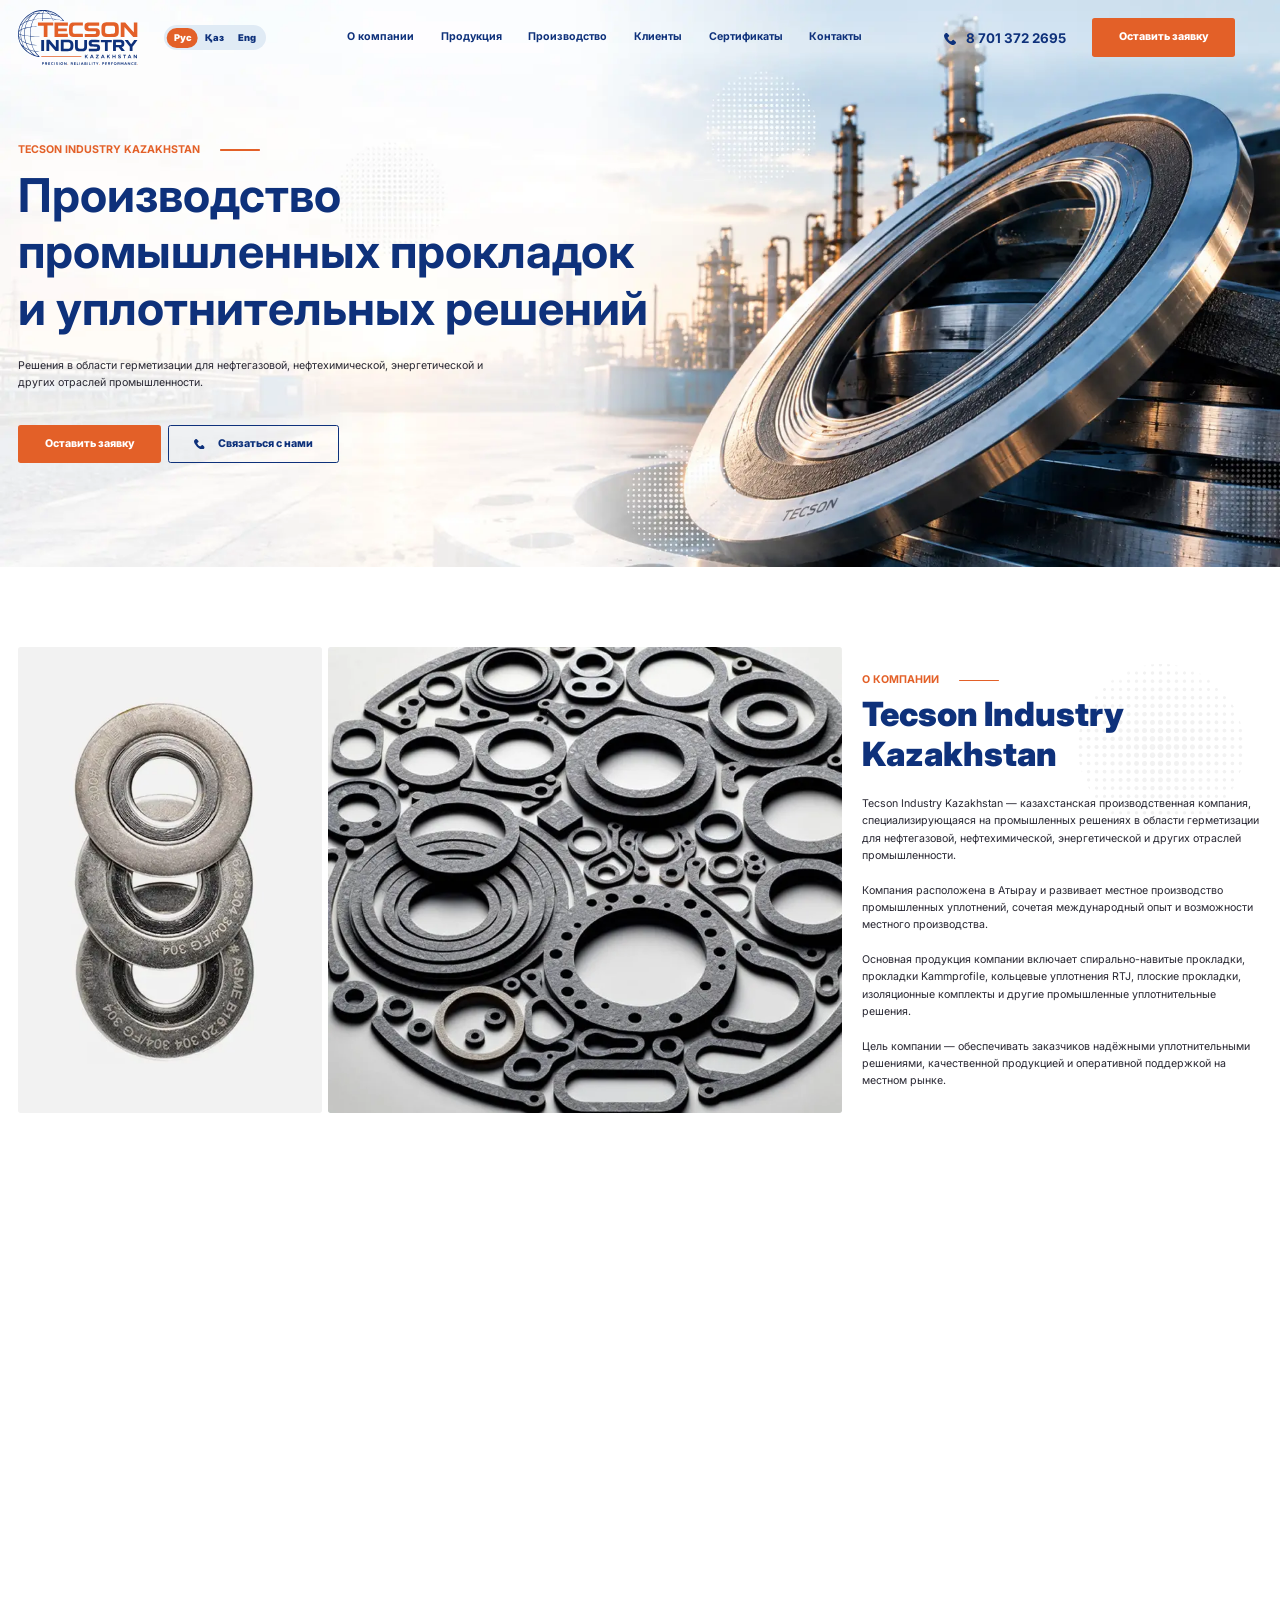
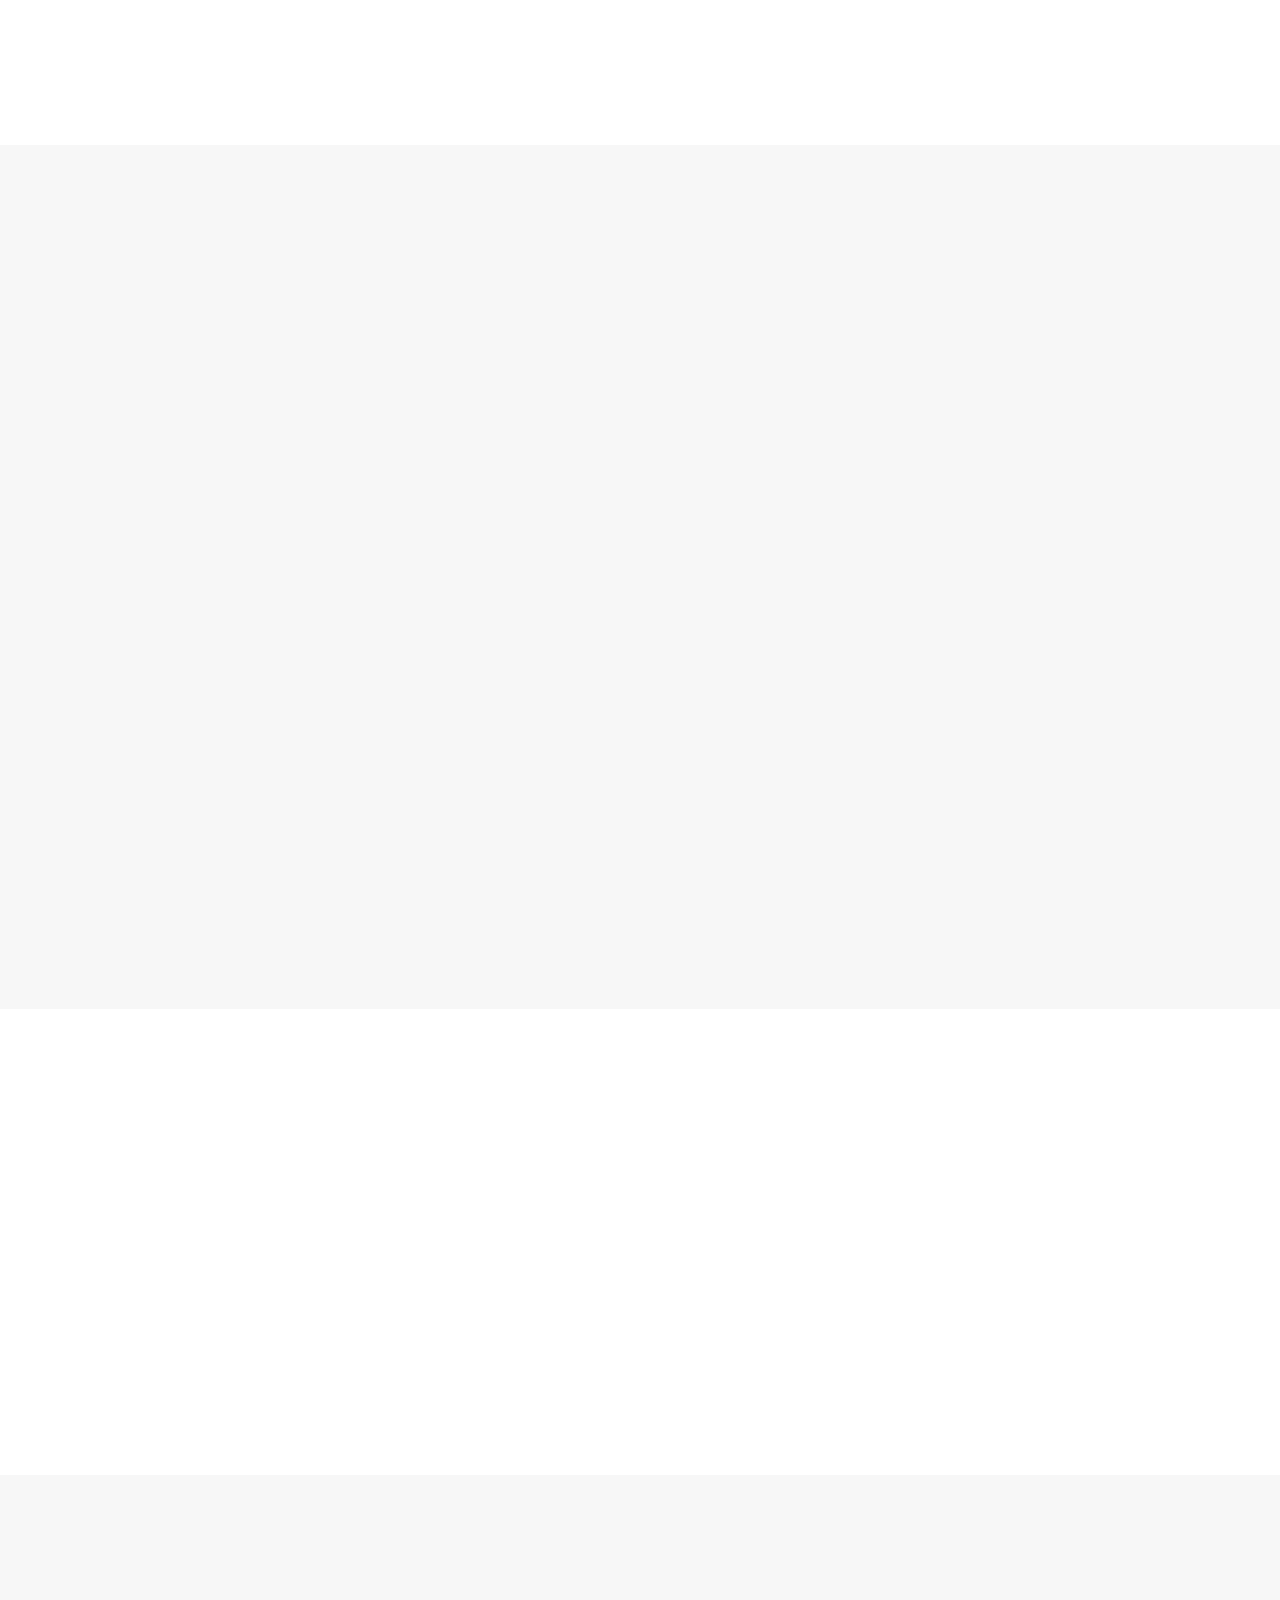
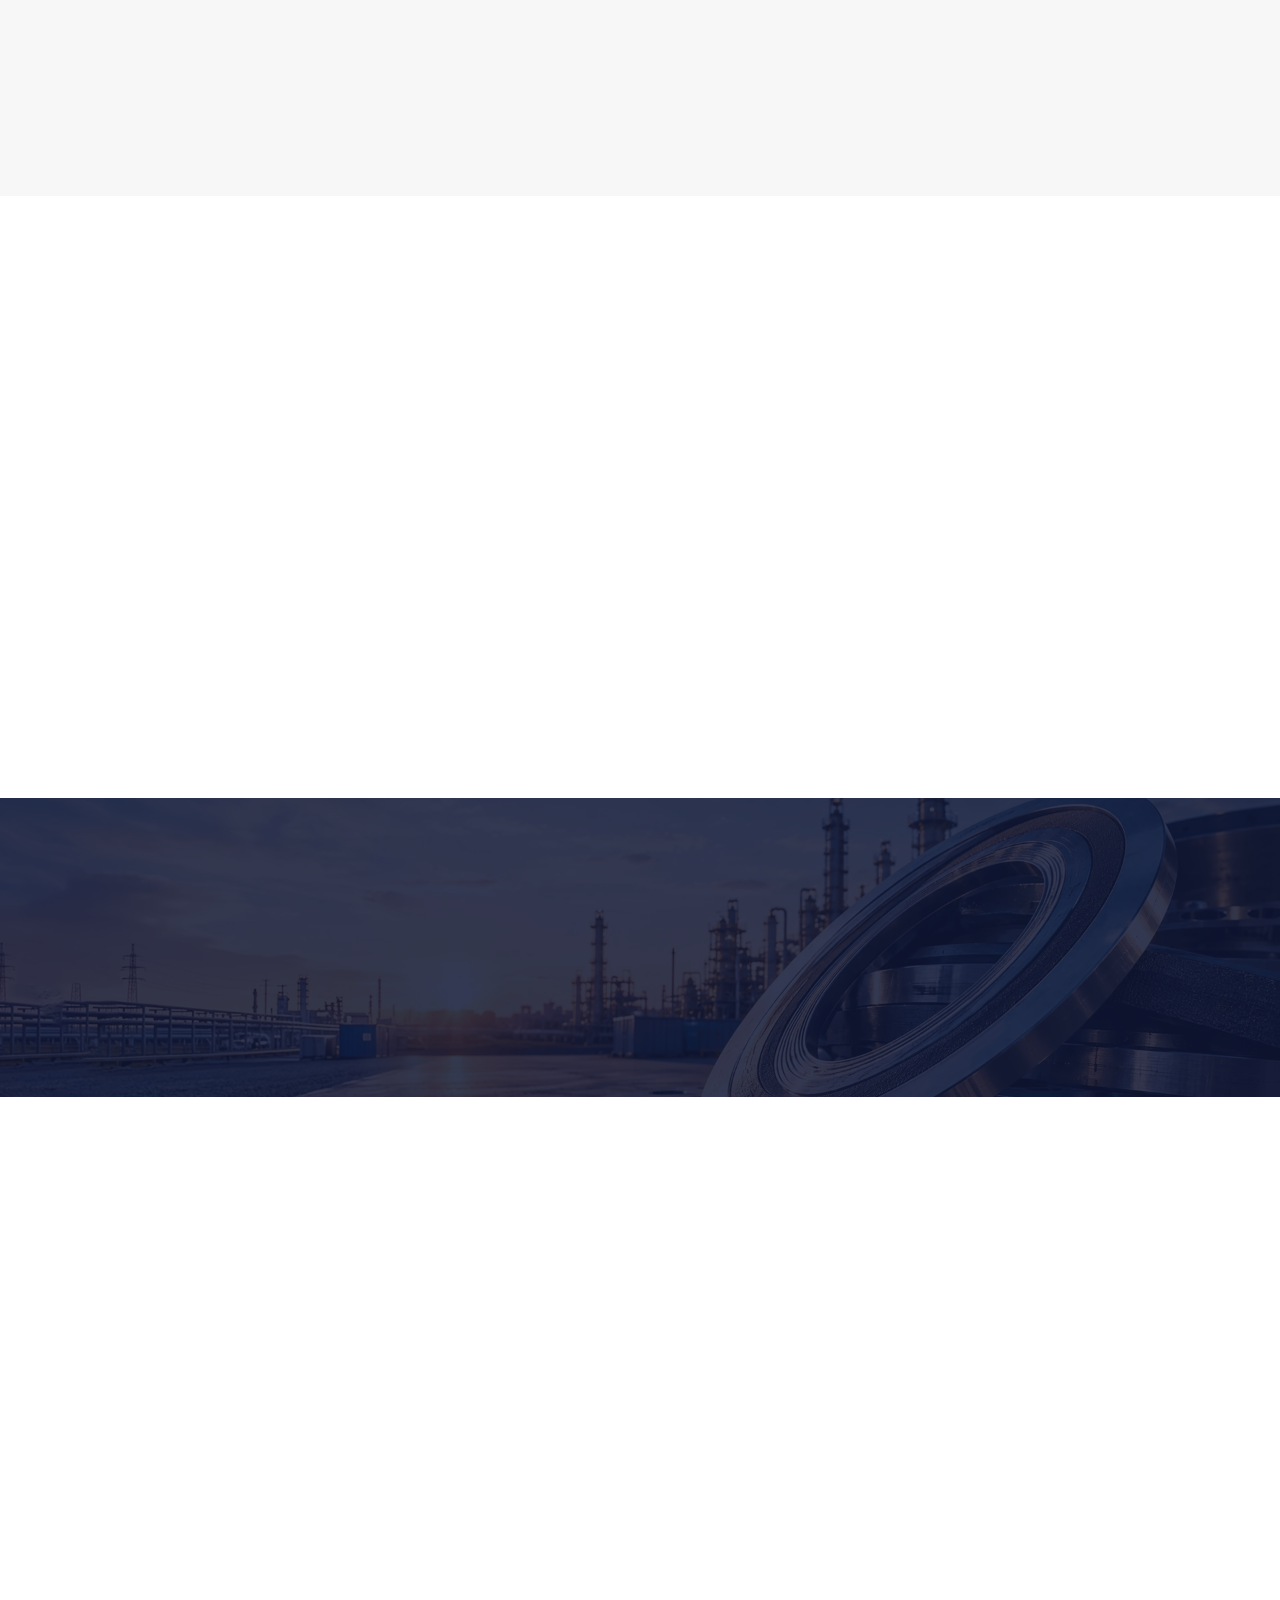
<file: index.html>
<!DOCTYPE html>
<html lang="en">

<head>
    <meta charset="UTF-8">
    <meta http-equiv="X-UA-Compatible" content="IE=edge">
    <meta name="viewport" content="width=device-width, initial-scale=1.0">
    <title>Home</title>
    <link rel="stylesheet" href="css/swiper.css">
    <link rel="stylesheet" href="css/aos.css">
    <link rel="stylesheet" href="css/fancybox.css">
    <link rel="stylesheet" href="css/style.min.css">

    <link rel="preconnect" href="https://fonts.googleapis.com">
    <link rel="preconnect" href="https://fonts.gstatic.com" crossorigin>
    <link
        href="https://fonts.googleapis.com/css2?family=Inter:ital,opsz,wght@0,14..32,100..900;1,14..32,100..900&display=swap"
        rel="stylesheet">
</head>

<body>

    <header class="header">
        <div class="container">
            <div class="header__inner">
                <a class="header__logo logo" href="#">
                    <img src="images/logo.svg" alt="logo" data-aos="fade">
                </a>
                <div class="header__wrapper">
                    <div class="header__langs langs" data-aos="fade">
                        <ul class="langs__list">
                            <li class="langs__item langs__item--active">
                                Рус
                            </li>
                            <li class="langs__item">
                                <a class="langs__link" href="#">
                                    Қаз
                                </a>
                            </li>
                            <li class="langs__item">
                                <a class="langs__link" href="#">
                                    Eng
                                </a>
                            </li>
                        </ul>
                    </div>
                    <nav class="header__menu menu" data-aos="fade">
                        <ul class="menu__list">
                            <li class="menu__item">
                                <a class="menu__link" href="#">
                                    О компании
                                </a>
                            </li>
                            <li class="menu__item">
                                <a class="menu__link" href="#">
                                    Продукция
                                </a>
                            </li>
                            <li class="menu__item">
                                <a class="menu__link" href="#">
                                    Производство
                                </a>
                            </li>
                            <li class="menu__item">
                                <a class="menu__link" href="#">
                                    Клиенты
                                </a>
                            </li>
                            <li class="menu__item">
                                <a class="menu__link" href="#">
                                    Сертификаты
                                </a>
                            </li>
                            <li class="menu__item">
                                <a class="menu__link" href="#">
                                    Контакты
                                </a>
                            </li>
                        </ul>
                    </nav>
                    <div class="header__box" data-aos="fade">
                        <a class="header__phone header-phone" href="#">
                            <div class="header-phone__icon">
                                <svg width="18" height="18" viewBox="0 0 18 18" fill="none"
                                    xmlns="http://www.w3.org/2000/svg">
                                    <g clip-path="url(#clip0_5988_213742)">
                                        <path
                                            d="M17.51 13.2102L14.998 10.6982C14.1009 9.80111 12.5758 10.16 12.2169 11.3262C11.9478 12.1337 11.0507 12.5822 10.2433 12.4028C8.44901 11.9542 6.02677 9.62168 5.57821 7.73772C5.30907 6.93027 5.84734 6.03314 6.65476 5.76404C7.82102 5.40519 8.17987 3.88007 7.28275 2.98295L4.77079 0.470991C4.05309 -0.156997 2.97654 -0.156997 2.34855 0.470991L0.644012 2.17553C-1.06053 3.96978 0.823438 8.72455 5.03993 12.941C9.25642 17.1575 14.0112 19.1313 15.8054 17.337L17.51 15.6324C18.138 14.9147 18.138 13.8382 17.51 13.2102Z"
                                            fill="#0E317B" />
                                    </g>
                                    <defs>
                                        <clipPath id="clip0_5988_213742">
                                            <rect width="18" height="18" fill="white" />
                                        </clipPath>
                                    </defs>
                                </svg>
                            </div>
                            <span>
                                8 701 372 2695
                            </span>
                        </a>
                        <a class="header__link btn btn--orange" href="#">
                            Оставить заявку
                        </a>
                    </div>
                </div>
                <div class="header__burger">
                    <span></span>
                    <span></span>
                    <span></span>
                </div>
            </div>
        </div>
    </header>

    <div class="big-wrapper">
        <div class="wrapper">
            <main class="main">
                <section class="main__heading heading">
                    <div class="container">
                        <picture class="heading__bg">
                            <img src="images/heading-bg.jpg" alt="bg">
                        </picture>
                        <div class="heading__body">
                            <div class="heading__titling titling" data-aos="fade-right">
                                <div class="titling__suptext">
                                    Tecson Industry Kazakhstan
                                </div>
                                <h1 class="titling__title">
                                    Производство <br>
                                    промышленных прокладок и уплотнительных решений
                                </h1>
                                <p class="titling__text">
                                    Решения в области герметизации для нефтегазовой, нефтехимической, энергетической и
                                    других отраслей промышленности.
                                </p>
                            </div>
                            <div class="heading__links" data-aos="fade-right" data-aos-delay="250">
                                <a class="heading__link btn btn--orange" href="#">
                                    <span>
                                        Оставить заявку
                                    </span>
                                </a>
                                <a class="heading__link btn btn--blue" href="#">
                                    <svg width="16" height="16" viewBox="0 0 16 16" fill="none"
                                        xmlns="http://www.w3.org/2000/svg">
                                        <g clip-path="url(#clip0_5988_172949)">
                                            <path
                                                d="M15.5653 11.7424L13.3325 9.50954C12.535 8.71209 11.1794 9.0311 10.8604 10.0678C10.6211 10.7855 9.82369 11.1842 9.10599 11.0247C7.5111 10.626 5.358 8.5526 4.95927 6.87797C4.72004 6.16024 5.19851 5.36279 5.91621 5.12359C6.95289 4.80461 7.27187 3.44895 6.47442 2.65151L4.24157 0.418659C3.60362 -0.139553 2.64668 -0.139553 2.08847 0.418659L0.573324 1.93381C-0.941823 3.5287 0.732813 7.75516 4.48081 11.5032C8.2288 15.2511 12.4553 17.0056 14.0502 15.4106L15.5653 13.8955C16.1235 13.2575 16.1235 12.3006 15.5653 11.7424Z"
                                                fill="#0E317B" />
                                        </g>
                                        <defs>
                                            <clipPath id="clip0_5988_172949">
                                                <rect width="16" height="16" fill="white" />
                                            </clipPath>
                                        </defs>
                                    </svg>
                                    <span>
                                        Связаться с нами
                                    </span>
                                </a>
                            </div>
                        </div>
                    </div>
                </section>
                <section class="main__about about">
                    <div class="container">
                        <div class="about__inner">
                            <div class="about__images" data-aos="zoom-in">
                                <picture class="about__img">
                                    <img src="images/about-img-1.jpg" alt="img">
                                </picture>
                                <picture class="about__img">
                                    <img src="images/about-img-2.jpg" alt="img">
                                </picture>
                            </div>
                            <div class="about__body">
                                <div class="about__titling titling" data-aos="fade-right">
                                    <picture class="titling__decor">
                                        <img src="images/decor.png" alt="decor">
                                    </picture>
                                    <div class="titling__suptext">
                                        О компании
                                    </div>
                                    <h2 class="titling__title">
                                        Tecson Industry Kazakhstan
                                    </h2>
                                    <div class="about__images">
                                        <picture class="about__img">
                                            <img src="images/about-img-1.jpg" alt="img">
                                        </picture>
                                        <picture class="about__img">
                                            <img src="images/about-img-2.jpg" alt="img">
                                        </picture>
                                    </div>
                                    <p class="titling__text">
                                        Tecson Industry Kazakhstan — казахстанская производственная компания,
                                        специализирующаяся на промышленных решениях в области герметизации для
                                        нефтегазовой,
                                        нефтехимической, энергетической и других отраслей промышленности.
                                        <br> <br>
                                        Компания расположена в Атырау и развивает местное производство промышленных
                                        уплотнений, сочетая международный опыт и возможности местного производства.
                                        <br> <br>
                                        Основная продукция компании включает спирально-навитые прокладки, прокладки
                                        Kammprofile, кольцевые уплотнения RTJ, плоские прокладки, изоляционные комплекты
                                        и
                                        другие промышленные уплотнительные решения.
                                        <br> <br>
                                        Цель компании — обеспечивать заказчиков надёжными уплотнительными решениями,
                                        качественной продукцией и оперативной поддержкой на местном рынке.
                                    </p>

                                </div>
                            </div>
                        </div>
                    </div>
                </section>
                <section class="main__products products">
                    <div class="container">
                        <div class="products__titling titling titling--centered" data-aos="fade-up">
                            <picture class="titling__decor">
                                <img src="images/decor.png" alt="decor">
                            </picture>
                            <div class="titling__suptext">
                                Продукция
                            </div>
                            <h2 class="titling__title">
                                Наши изделия
                            </h2>
                        </div>
                        <div class="products__inner">
                            <div class="products__swiper swiper" data-aos="fade-up">
                                <div class="swiper-wrapper">
                                    <div class="swiper-slide">
                                        <a class="products__product product" href="#">
                                            <picture class="product__img">
                                                <img src="images/product-img-1.png" alt="img">
                                            </picture>
                                            <div class="product__body">
                                                <div class="product__titling">
                                                    <h5 class="product__title">
                                                        Спирально-навитые прокладки
                                                    </h5>
                                                    <div class="product__subtext">
                                                        Spiral Wound Gaskets
                                                    </div>
                                                </div>
                                                <p class="product__text">
                                                    Tecson Industry Kazakhstan — казахстанская производственная
                                                    компания,
                                                    специализирующаяся на промышленных решениях...
                                                </p>
                                                <div class="product__link-arrow link-arrow link-arrow--orange">
                                                    <span>
                                                        Оставить заявку
                                                    </span>
                                                    <svg width="36" height="13" viewBox="0 0 36 13" fill="none"
                                                        xmlns="http://www.w3.org/2000/svg">
                                                        <g clip-path="url(#clip0_5988_214548)">
                                                            <path
                                                                d="M33.3302 5.75984C33.1819 5.75984 33.0335 5.75984 32.8781 5.75984C22.2978 5.75984 11.7104 5.75984 1.13006 5.75984C0.953485 5.75984 0.776911 5.75984 0.600336 5.78804C0.247187 5.84444 -0.00708008 6.15464 -0.00708008 6.50713C-0.00708008 6.84553 0.233061 7.14867 0.572084 7.21212C0.741596 7.24737 0.925233 7.24032 1.10181 7.24032C11.6963 7.24032 22.2907 7.24032 32.8852 7.24032C33.0335 7.24032 33.1819 7.24032 33.4149 7.24032C33.2737 7.39542 33.196 7.48707 33.1112 7.57167C31.7834 8.90409 30.4485 10.2295 29.1206 11.5619C29.0218 11.6606 28.9158 11.7593 28.8452 11.8791C28.6545 12.1752 28.711 12.5418 28.9582 12.7815C29.1983 13.0212 29.5797 13.0635 29.8693 12.8802C29.9682 12.8168 30.053 12.7322 30.1377 12.6476C31.9953 10.8005 33.8599 8.93934 35.7245 7.07817C36.0847 6.71863 36.0918 6.28858 35.7316 5.92904C33.8528 4.05377 31.967 2.1785 30.0812 0.303226C29.7563 -0.0210689 29.4102 -0.0845179 29.0995 0.0917293C28.6474 0.352575 28.598 0.909517 29.0006 1.31841C30.2083 2.53804 31.4302 3.74357 32.6451 4.95616C32.8852 5.19585 33.1324 5.4285 33.3796 5.66114C33.3584 5.70344 33.3443 5.73164 33.3302 5.75984Z"
                                                                fill="#E36028" />
                                                        </g>
                                                        <defs>
                                                            <clipPath id="clip0_5988_214548">
                                                                <rect width="36" height="13" fill="white"
                                                                    transform="matrix(1 0 0 -1 0 13)" />
                                                            </clipPath>
                                                        </defs>
                                                    </svg>
                                                </div>
                                            </div>
                                        </a>
                                    </div>
                                    <div class="swiper-slide">
                                        <a class="products__product product" href="#">
                                            <picture class="product__img">
                                                <img src="images/product-img-2.png" alt="img">
                                            </picture>
                                            <div class="product__body">
                                                <div class="product__titling">
                                                    <h5 class="product__title">
                                                        Прокладки Kammprofile
                                                    </h5>
                                                    <div class="product__subtext">
                                                        Kammprofile Gaskets
                                                    </div>
                                                </div>
                                                <p class="product__text">
                                                    Tecson Industry Kazakhstan — казахстанская производственная
                                                    компания,
                                                    специализирующаяся на промышленных решениях...
                                                </p>
                                                <div class="product__link-arrow link-arrow link-arrow--orange">
                                                    <span>
                                                        Оставить заявку
                                                    </span>
                                                    <svg width="36" height="13" viewBox="0 0 36 13" fill="none"
                                                        xmlns="http://www.w3.org/2000/svg">
                                                        <g clip-path="url(#clip0_5988_214548)">
                                                            <path
                                                                d="M33.3302 5.75984C33.1819 5.75984 33.0335 5.75984 32.8781 5.75984C22.2978 5.75984 11.7104 5.75984 1.13006 5.75984C0.953485 5.75984 0.776911 5.75984 0.600336 5.78804C0.247187 5.84444 -0.00708008 6.15464 -0.00708008 6.50713C-0.00708008 6.84553 0.233061 7.14867 0.572084 7.21212C0.741596 7.24737 0.925233 7.24032 1.10181 7.24032C11.6963 7.24032 22.2907 7.24032 32.8852 7.24032C33.0335 7.24032 33.1819 7.24032 33.4149 7.24032C33.2737 7.39542 33.196 7.48707 33.1112 7.57167C31.7834 8.90409 30.4485 10.2295 29.1206 11.5619C29.0218 11.6606 28.9158 11.7593 28.8452 11.8791C28.6545 12.1752 28.711 12.5418 28.9582 12.7815C29.1983 13.0212 29.5797 13.0635 29.8693 12.8802C29.9682 12.8168 30.053 12.7322 30.1377 12.6476C31.9953 10.8005 33.8599 8.93934 35.7245 7.07817C36.0847 6.71863 36.0918 6.28858 35.7316 5.92904C33.8528 4.05377 31.967 2.1785 30.0812 0.303226C29.7563 -0.0210689 29.4102 -0.0845179 29.0995 0.0917293C28.6474 0.352575 28.598 0.909517 29.0006 1.31841C30.2083 2.53804 31.4302 3.74357 32.6451 4.95616C32.8852 5.19585 33.1324 5.4285 33.3796 5.66114C33.3584 5.70344 33.3443 5.73164 33.3302 5.75984Z"
                                                                fill="#E36028" />
                                                        </g>
                                                        <defs>
                                                            <clipPath id="clip0_5988_214548">
                                                                <rect width="36" height="13" fill="white"
                                                                    transform="matrix(1 0 0 -1 0 13)" />
                                                            </clipPath>
                                                        </defs>
                                                    </svg>
                                                </div>
                                            </div>
                                        </a>
                                    </div>
                                    <div class="swiper-slide">
                                        <a class="products__product product" href="#">
                                            <picture class="product__img">
                                                <img src="images/product-img-3.png" alt="img">
                                            </picture>
                                            <div class="product__body">
                                                <div class="product__titling">
                                                    <h5 class="product__title">
                                                        Кольцевые уплотнения RTJ
                                                    </h5>
                                                    <div class="product__subtext">
                                                        Ring Type Joint Gaskets
                                                    </div>
                                                </div>
                                                <p class="product__text">
                                                    Tecson Industry Kazakhstan — казахстанская производственная
                                                    компания,
                                                    специализирующаяся на промышленных решениях...
                                                </p>
                                                <div class="product__link-arrow link-arrow link-arrow--orange">
                                                    <span>
                                                        Оставить заявку
                                                    </span>
                                                    <svg width="36" height="13" viewBox="0 0 36 13" fill="none"
                                                        xmlns="http://www.w3.org/2000/svg">
                                                        <g clip-path="url(#clip0_5988_214548)">
                                                            <path
                                                                d="M33.3302 5.75984C33.1819 5.75984 33.0335 5.75984 32.8781 5.75984C22.2978 5.75984 11.7104 5.75984 1.13006 5.75984C0.953485 5.75984 0.776911 5.75984 0.600336 5.78804C0.247187 5.84444 -0.00708008 6.15464 -0.00708008 6.50713C-0.00708008 6.84553 0.233061 7.14867 0.572084 7.21212C0.741596 7.24737 0.925233 7.24032 1.10181 7.24032C11.6963 7.24032 22.2907 7.24032 32.8852 7.24032C33.0335 7.24032 33.1819 7.24032 33.4149 7.24032C33.2737 7.39542 33.196 7.48707 33.1112 7.57167C31.7834 8.90409 30.4485 10.2295 29.1206 11.5619C29.0218 11.6606 28.9158 11.7593 28.8452 11.8791C28.6545 12.1752 28.711 12.5418 28.9582 12.7815C29.1983 13.0212 29.5797 13.0635 29.8693 12.8802C29.9682 12.8168 30.053 12.7322 30.1377 12.6476C31.9953 10.8005 33.8599 8.93934 35.7245 7.07817C36.0847 6.71863 36.0918 6.28858 35.7316 5.92904C33.8528 4.05377 31.967 2.1785 30.0812 0.303226C29.7563 -0.0210689 29.4102 -0.0845179 29.0995 0.0917293C28.6474 0.352575 28.598 0.909517 29.0006 1.31841C30.2083 2.53804 31.4302 3.74357 32.6451 4.95616C32.8852 5.19585 33.1324 5.4285 33.3796 5.66114C33.3584 5.70344 33.3443 5.73164 33.3302 5.75984Z"
                                                                fill="#E36028" />
                                                        </g>
                                                        <defs>
                                                            <clipPath id="clip0_5988_214548">
                                                                <rect width="36" height="13" fill="white"
                                                                    transform="matrix(1 0 0 -1 0 13)" />
                                                            </clipPath>
                                                        </defs>
                                                    </svg>
                                                </div>
                                            </div>
                                        </a>
                                    </div>
                                    <div class="swiper-slide">
                                        <a class="products__product product" href="#">
                                            <picture class="product__img">
                                                <img src="images/product-img-4.png" alt="img">
                                            </picture>
                                            <div class="product__body">
                                                <div class="product__titling">
                                                    <h5 class="product__title">
                                                        Плоские прокладки
                                                    </h5>
                                                    <div class="product__subtext">
                                                        Flat Gaskets
                                                    </div>
                                                </div>
                                                <p class="product__text">
                                                    Tecson Industry Kazakhstan — казахстанская производственная
                                                    компания,
                                                    специализирующаяся на промышленных решениях...
                                                </p>
                                                <div class="product__link-arrow link-arrow link-arrow--orange">
                                                    <span>
                                                        Оставить заявку
                                                    </span>
                                                    <svg width="36" height="13" viewBox="0 0 36 13" fill="none"
                                                        xmlns="http://www.w3.org/2000/svg">
                                                        <g clip-path="url(#clip0_5988_214548)">
                                                            <path
                                                                d="M33.3302 5.75984C33.1819 5.75984 33.0335 5.75984 32.8781 5.75984C22.2978 5.75984 11.7104 5.75984 1.13006 5.75984C0.953485 5.75984 0.776911 5.75984 0.600336 5.78804C0.247187 5.84444 -0.00708008 6.15464 -0.00708008 6.50713C-0.00708008 6.84553 0.233061 7.14867 0.572084 7.21212C0.741596 7.24737 0.925233 7.24032 1.10181 7.24032C11.6963 7.24032 22.2907 7.24032 32.8852 7.24032C33.0335 7.24032 33.1819 7.24032 33.4149 7.24032C33.2737 7.39542 33.196 7.48707 33.1112 7.57167C31.7834 8.90409 30.4485 10.2295 29.1206 11.5619C29.0218 11.6606 28.9158 11.7593 28.8452 11.8791C28.6545 12.1752 28.711 12.5418 28.9582 12.7815C29.1983 13.0212 29.5797 13.0635 29.8693 12.8802C29.9682 12.8168 30.053 12.7322 30.1377 12.6476C31.9953 10.8005 33.8599 8.93934 35.7245 7.07817C36.0847 6.71863 36.0918 6.28858 35.7316 5.92904C33.8528 4.05377 31.967 2.1785 30.0812 0.303226C29.7563 -0.0210689 29.4102 -0.0845179 29.0995 0.0917293C28.6474 0.352575 28.598 0.909517 29.0006 1.31841C30.2083 2.53804 31.4302 3.74357 32.6451 4.95616C32.8852 5.19585 33.1324 5.4285 33.3796 5.66114C33.3584 5.70344 33.3443 5.73164 33.3302 5.75984Z"
                                                                fill="#E36028" />
                                                        </g>
                                                        <defs>
                                                            <clipPath id="clip0_5988_214548">
                                                                <rect width="36" height="13" fill="white"
                                                                    transform="matrix(1 0 0 -1 0 13)" />
                                                            </clipPath>
                                                        </defs>
                                                    </svg>
                                                </div>
                                            </div>
                                        </a>
                                    </div>
                                    <div class="swiper-slide">
                                        <a class="products__product product" href="#">
                                            <picture class="product__img">
                                                <img src="images/product-img-5.png" alt="img">
                                            </picture>
                                            <div class="product__body">
                                                <div class="product__titling">
                                                    <h5 class="product__title">
                                                        Изоляционные комплекты
                                                    </h5>
                                                    <div class="product__subtext">
                                                        Flange Insulation Kits
                                                    </div>
                                                </div>
                                                <p class="product__text">
                                                    Tecson Industry Kazakhstan — казахстанская производственная
                                                    компания,
                                                    специализирующаяся на промышленных решениях...
                                                </p>
                                                <div class="product__link-arrow link-arrow link-arrow--orange">
                                                    <span>
                                                        Оставить заявку
                                                    </span>
                                                    <svg width="36" height="13" viewBox="0 0 36 13" fill="none"
                                                        xmlns="http://www.w3.org/2000/svg">
                                                        <g clip-path="url(#clip0_5988_214548)">
                                                            <path
                                                                d="M33.3302 5.75984C33.1819 5.75984 33.0335 5.75984 32.8781 5.75984C22.2978 5.75984 11.7104 5.75984 1.13006 5.75984C0.953485 5.75984 0.776911 5.75984 0.600336 5.78804C0.247187 5.84444 -0.00708008 6.15464 -0.00708008 6.50713C-0.00708008 6.84553 0.233061 7.14867 0.572084 7.21212C0.741596 7.24737 0.925233 7.24032 1.10181 7.24032C11.6963 7.24032 22.2907 7.24032 32.8852 7.24032C33.0335 7.24032 33.1819 7.24032 33.4149 7.24032C33.2737 7.39542 33.196 7.48707 33.1112 7.57167C31.7834 8.90409 30.4485 10.2295 29.1206 11.5619C29.0218 11.6606 28.9158 11.7593 28.8452 11.8791C28.6545 12.1752 28.711 12.5418 28.9582 12.7815C29.1983 13.0212 29.5797 13.0635 29.8693 12.8802C29.9682 12.8168 30.053 12.7322 30.1377 12.6476C31.9953 10.8005 33.8599 8.93934 35.7245 7.07817C36.0847 6.71863 36.0918 6.28858 35.7316 5.92904C33.8528 4.05377 31.967 2.1785 30.0812 0.303226C29.7563 -0.0210689 29.4102 -0.0845179 29.0995 0.0917293C28.6474 0.352575 28.598 0.909517 29.0006 1.31841C30.2083 2.53804 31.4302 3.74357 32.6451 4.95616C32.8852 5.19585 33.1324 5.4285 33.3796 5.66114C33.3584 5.70344 33.3443 5.73164 33.3302 5.75984Z"
                                                                fill="#E36028" />
                                                        </g>
                                                        <defs>
                                                            <clipPath id="clip0_5988_214548">
                                                                <rect width="36" height="13" fill="white"
                                                                    transform="matrix(1 0 0 -1 0 13)" />
                                                            </clipPath>
                                                        </defs>
                                                    </svg>
                                                </div>
                                            </div>
                                        </a>
                                    </div>
                                    <div class="swiper-slide">
                                        <a class="products__product product" href="#">
                                            <picture class="product__img">
                                                <img src="images/product-img-6.png" alt="img">
                                            </picture>
                                            <div class="product__body">
                                                <div class="product__titling">
                                                    <h5 class="product__title">
                                                        Другие уплотнительные решения
                                                    </h5>
                                                </div>
                                                <p class="product__text">
                                                    Tecson Industry Kazakhstan — казахстанская производственная
                                                    компания,
                                                    специализирующаяся на промышленных решениях...
                                                </p>
                                                <div class="product__link-arrow link-arrow link-arrow--orange">
                                                    <span>
                                                        Оставить заявку
                                                    </span>
                                                    <svg width="36" height="13" viewBox="0 0 36 13" fill="none"
                                                        xmlns="http://www.w3.org/2000/svg">
                                                        <g clip-path="url(#clip0_5988_214548)">
                                                            <path
                                                                d="M33.3302 5.75984C33.1819 5.75984 33.0335 5.75984 32.8781 5.75984C22.2978 5.75984 11.7104 5.75984 1.13006 5.75984C0.953485 5.75984 0.776911 5.75984 0.600336 5.78804C0.247187 5.84444 -0.00708008 6.15464 -0.00708008 6.50713C-0.00708008 6.84553 0.233061 7.14867 0.572084 7.21212C0.741596 7.24737 0.925233 7.24032 1.10181 7.24032C11.6963 7.24032 22.2907 7.24032 32.8852 7.24032C33.0335 7.24032 33.1819 7.24032 33.4149 7.24032C33.2737 7.39542 33.196 7.48707 33.1112 7.57167C31.7834 8.90409 30.4485 10.2295 29.1206 11.5619C29.0218 11.6606 28.9158 11.7593 28.8452 11.8791C28.6545 12.1752 28.711 12.5418 28.9582 12.7815C29.1983 13.0212 29.5797 13.0635 29.8693 12.8802C29.9682 12.8168 30.053 12.7322 30.1377 12.6476C31.9953 10.8005 33.8599 8.93934 35.7245 7.07817C36.0847 6.71863 36.0918 6.28858 35.7316 5.92904C33.8528 4.05377 31.967 2.1785 30.0812 0.303226C29.7563 -0.0210689 29.4102 -0.0845179 29.0995 0.0917293C28.6474 0.352575 28.598 0.909517 29.0006 1.31841C30.2083 2.53804 31.4302 3.74357 32.6451 4.95616C32.8852 5.19585 33.1324 5.4285 33.3796 5.66114C33.3584 5.70344 33.3443 5.73164 33.3302 5.75984Z"
                                                                fill="#E36028" />
                                                        </g>
                                                        <defs>
                                                            <clipPath id="clip0_5988_214548">
                                                                <rect width="36" height="13" fill="white"
                                                                    transform="matrix(1 0 0 -1 0 13)" />
                                                            </clipPath>
                                                        </defs>
                                                    </svg>
                                                </div>
                                            </div>
                                        </a>
                                    </div>
                                    <div class="swiper-slide">
                                        <a class="products__product product" href="#">
                                            <picture class="product__img">
                                                <img src="images/product-img-1.png" alt="img">
                                            </picture>
                                            <div class="product__body">
                                                <div class="product__titling">
                                                    <h5 class="product__title">
                                                        Спирально-навитые прокладки
                                                    </h5>
                                                    <div class="product__subtext">
                                                        Spiral Wound Gaskets
                                                    </div>
                                                </div>
                                                <p class="product__text">
                                                    Tecson Industry Kazakhstan — казахстанская производственная
                                                    компания,
                                                    специализирующаяся на промышленных решениях...
                                                </p>
                                                <div class="product__link-arrow link-arrow link-arrow--orange">
                                                    <span>
                                                        Оставить заявку
                                                    </span>
                                                    <svg width="36" height="13" viewBox="0 0 36 13" fill="none"
                                                        xmlns="http://www.w3.org/2000/svg">
                                                        <g clip-path="url(#clip0_5988_214548)">
                                                            <path
                                                                d="M33.3302 5.75984C33.1819 5.75984 33.0335 5.75984 32.8781 5.75984C22.2978 5.75984 11.7104 5.75984 1.13006 5.75984C0.953485 5.75984 0.776911 5.75984 0.600336 5.78804C0.247187 5.84444 -0.00708008 6.15464 -0.00708008 6.50713C-0.00708008 6.84553 0.233061 7.14867 0.572084 7.21212C0.741596 7.24737 0.925233 7.24032 1.10181 7.24032C11.6963 7.24032 22.2907 7.24032 32.8852 7.24032C33.0335 7.24032 33.1819 7.24032 33.4149 7.24032C33.2737 7.39542 33.196 7.48707 33.1112 7.57167C31.7834 8.90409 30.4485 10.2295 29.1206 11.5619C29.0218 11.6606 28.9158 11.7593 28.8452 11.8791C28.6545 12.1752 28.711 12.5418 28.9582 12.7815C29.1983 13.0212 29.5797 13.0635 29.8693 12.8802C29.9682 12.8168 30.053 12.7322 30.1377 12.6476C31.9953 10.8005 33.8599 8.93934 35.7245 7.07817C36.0847 6.71863 36.0918 6.28858 35.7316 5.92904C33.8528 4.05377 31.967 2.1785 30.0812 0.303226C29.7563 -0.0210689 29.4102 -0.0845179 29.0995 0.0917293C28.6474 0.352575 28.598 0.909517 29.0006 1.31841C30.2083 2.53804 31.4302 3.74357 32.6451 4.95616C32.8852 5.19585 33.1324 5.4285 33.3796 5.66114C33.3584 5.70344 33.3443 5.73164 33.3302 5.75984Z"
                                                                fill="#E36028" />
                                                        </g>
                                                        <defs>
                                                            <clipPath id="clip0_5988_214548">
                                                                <rect width="36" height="13" fill="white"
                                                                    transform="matrix(1 0 0 -1 0 13)" />
                                                            </clipPath>
                                                        </defs>
                                                    </svg>
                                                </div>
                                            </div>
                                        </a>
                                    </div>
                                    <div class="swiper-slide">
                                        <a class="products__product product" href="#">
                                            <picture class="product__img">
                                                <img src="images/product-img-2.png" alt="img">
                                            </picture>
                                            <div class="product__body">
                                                <div class="product__titling">
                                                    <h5 class="product__title">
                                                        Прокладки Kammprofile
                                                    </h5>
                                                    <div class="product__subtext">
                                                        Kammprofile Gaskets
                                                    </div>
                                                </div>
                                                <p class="product__text">
                                                    Tecson Industry Kazakhstan — казахстанская производственная
                                                    компания,
                                                    специализирующаяся на промышленных решениях...
                                                </p>
                                                <div class="product__link-arrow link-arrow link-arrow--orange">
                                                    <span>
                                                        Оставить заявку
                                                    </span>
                                                    <svg width="36" height="13" viewBox="0 0 36 13" fill="none"
                                                        xmlns="http://www.w3.org/2000/svg">
                                                        <g clip-path="url(#clip0_5988_214548)">
                                                            <path
                                                                d="M33.3302 5.75984C33.1819 5.75984 33.0335 5.75984 32.8781 5.75984C22.2978 5.75984 11.7104 5.75984 1.13006 5.75984C0.953485 5.75984 0.776911 5.75984 0.600336 5.78804C0.247187 5.84444 -0.00708008 6.15464 -0.00708008 6.50713C-0.00708008 6.84553 0.233061 7.14867 0.572084 7.21212C0.741596 7.24737 0.925233 7.24032 1.10181 7.24032C11.6963 7.24032 22.2907 7.24032 32.8852 7.24032C33.0335 7.24032 33.1819 7.24032 33.4149 7.24032C33.2737 7.39542 33.196 7.48707 33.1112 7.57167C31.7834 8.90409 30.4485 10.2295 29.1206 11.5619C29.0218 11.6606 28.9158 11.7593 28.8452 11.8791C28.6545 12.1752 28.711 12.5418 28.9582 12.7815C29.1983 13.0212 29.5797 13.0635 29.8693 12.8802C29.9682 12.8168 30.053 12.7322 30.1377 12.6476C31.9953 10.8005 33.8599 8.93934 35.7245 7.07817C36.0847 6.71863 36.0918 6.28858 35.7316 5.92904C33.8528 4.05377 31.967 2.1785 30.0812 0.303226C29.7563 -0.0210689 29.4102 -0.0845179 29.0995 0.0917293C28.6474 0.352575 28.598 0.909517 29.0006 1.31841C30.2083 2.53804 31.4302 3.74357 32.6451 4.95616C32.8852 5.19585 33.1324 5.4285 33.3796 5.66114C33.3584 5.70344 33.3443 5.73164 33.3302 5.75984Z"
                                                                fill="#E36028" />
                                                        </g>
                                                        <defs>
                                                            <clipPath id="clip0_5988_214548">
                                                                <rect width="36" height="13" fill="white"
                                                                    transform="matrix(1 0 0 -1 0 13)" />
                                                            </clipPath>
                                                        </defs>
                                                    </svg>
                                                </div>
                                            </div>
                                        </a>
                                    </div>
                                    <div class="swiper-slide">
                                        <a class="products__product product" href="#">
                                            <picture class="product__img">
                                                <img src="images/product-img-3.png" alt="img">
                                            </picture>
                                            <div class="product__body">
                                                <div class="product__titling">
                                                    <h5 class="product__title">
                                                        Кольцевые уплотнения RTJ
                                                    </h5>
                                                    <div class="product__subtext">
                                                        Ring Type Joint Gaskets
                                                    </div>
                                                </div>
                                                <p class="product__text">
                                                    Tecson Industry Kazakhstan — казахстанская производственная
                                                    компания,
                                                    специализирующаяся на промышленных решениях...
                                                </p>
                                                <div class="product__link-arrow link-arrow link-arrow--orange">
                                                    <span>
                                                        Оставить заявку
                                                    </span>
                                                    <svg width="36" height="13" viewBox="0 0 36 13" fill="none"
                                                        xmlns="http://www.w3.org/2000/svg">
                                                        <g clip-path="url(#clip0_5988_214548)">
                                                            <path
                                                                d="M33.3302 5.75984C33.1819 5.75984 33.0335 5.75984 32.8781 5.75984C22.2978 5.75984 11.7104 5.75984 1.13006 5.75984C0.953485 5.75984 0.776911 5.75984 0.600336 5.78804C0.247187 5.84444 -0.00708008 6.15464 -0.00708008 6.50713C-0.00708008 6.84553 0.233061 7.14867 0.572084 7.21212C0.741596 7.24737 0.925233 7.24032 1.10181 7.24032C11.6963 7.24032 22.2907 7.24032 32.8852 7.24032C33.0335 7.24032 33.1819 7.24032 33.4149 7.24032C33.2737 7.39542 33.196 7.48707 33.1112 7.57167C31.7834 8.90409 30.4485 10.2295 29.1206 11.5619C29.0218 11.6606 28.9158 11.7593 28.8452 11.8791C28.6545 12.1752 28.711 12.5418 28.9582 12.7815C29.1983 13.0212 29.5797 13.0635 29.8693 12.8802C29.9682 12.8168 30.053 12.7322 30.1377 12.6476C31.9953 10.8005 33.8599 8.93934 35.7245 7.07817C36.0847 6.71863 36.0918 6.28858 35.7316 5.92904C33.8528 4.05377 31.967 2.1785 30.0812 0.303226C29.7563 -0.0210689 29.4102 -0.0845179 29.0995 0.0917293C28.6474 0.352575 28.598 0.909517 29.0006 1.31841C30.2083 2.53804 31.4302 3.74357 32.6451 4.95616C32.8852 5.19585 33.1324 5.4285 33.3796 5.66114C33.3584 5.70344 33.3443 5.73164 33.3302 5.75984Z"
                                                                fill="#E36028" />
                                                        </g>
                                                        <defs>
                                                            <clipPath id="clip0_5988_214548">
                                                                <rect width="36" height="13" fill="white"
                                                                    transform="matrix(1 0 0 -1 0 13)" />
                                                            </clipPath>
                                                        </defs>
                                                    </svg>
                                                </div>
                                            </div>
                                        </a>
                                    </div>
                                    <div class="swiper-slide">
                                        <a class="products__product product" href="#">
                                            <picture class="product__img">
                                                <img src="images/product-img-4.png" alt="img">
                                            </picture>
                                            <div class="product__body">
                                                <div class="product__titling">
                                                    <h5 class="product__title">
                                                        Плоские прокладки
                                                    </h5>
                                                    <div class="product__subtext">
                                                        Flat Gaskets
                                                    </div>
                                                </div>
                                                <p class="product__text">
                                                    Tecson Industry Kazakhstan — казахстанская производственная
                                                    компания,
                                                    специализирующаяся на промышленных решениях...
                                                </p>
                                                <div class="product__link-arrow link-arrow link-arrow--orange">
                                                    <span>
                                                        Оставить заявку
                                                    </span>
                                                    <svg width="36" height="13" viewBox="0 0 36 13" fill="none"
                                                        xmlns="http://www.w3.org/2000/svg">
                                                        <g clip-path="url(#clip0_5988_214548)">
                                                            <path
                                                                d="M33.3302 5.75984C33.1819 5.75984 33.0335 5.75984 32.8781 5.75984C22.2978 5.75984 11.7104 5.75984 1.13006 5.75984C0.953485 5.75984 0.776911 5.75984 0.600336 5.78804C0.247187 5.84444 -0.00708008 6.15464 -0.00708008 6.50713C-0.00708008 6.84553 0.233061 7.14867 0.572084 7.21212C0.741596 7.24737 0.925233 7.24032 1.10181 7.24032C11.6963 7.24032 22.2907 7.24032 32.8852 7.24032C33.0335 7.24032 33.1819 7.24032 33.4149 7.24032C33.2737 7.39542 33.196 7.48707 33.1112 7.57167C31.7834 8.90409 30.4485 10.2295 29.1206 11.5619C29.0218 11.6606 28.9158 11.7593 28.8452 11.8791C28.6545 12.1752 28.711 12.5418 28.9582 12.7815C29.1983 13.0212 29.5797 13.0635 29.8693 12.8802C29.9682 12.8168 30.053 12.7322 30.1377 12.6476C31.9953 10.8005 33.8599 8.93934 35.7245 7.07817C36.0847 6.71863 36.0918 6.28858 35.7316 5.92904C33.8528 4.05377 31.967 2.1785 30.0812 0.303226C29.7563 -0.0210689 29.4102 -0.0845179 29.0995 0.0917293C28.6474 0.352575 28.598 0.909517 29.0006 1.31841C30.2083 2.53804 31.4302 3.74357 32.6451 4.95616C32.8852 5.19585 33.1324 5.4285 33.3796 5.66114C33.3584 5.70344 33.3443 5.73164 33.3302 5.75984Z"
                                                                fill="#E36028" />
                                                        </g>
                                                        <defs>
                                                            <clipPath id="clip0_5988_214548">
                                                                <rect width="36" height="13" fill="white"
                                                                    transform="matrix(1 0 0 -1 0 13)" />
                                                            </clipPath>
                                                        </defs>
                                                    </svg>
                                                </div>
                                            </div>
                                        </a>
                                    </div>
                                    <div class="swiper-slide">
                                        <a class="products__product product" href="#">
                                            <picture class="product__img">
                                                <img src="images/product-img-5.png" alt="img">
                                            </picture>
                                            <div class="product__body">
                                                <div class="product__titling">
                                                    <h5 class="product__title">
                                                        Изоляционные комплекты
                                                    </h5>
                                                    <div class="product__subtext">
                                                        Flange Insulation Kits
                                                    </div>
                                                </div>
                                                <p class="product__text">
                                                    Tecson Industry Kazakhstan — казахстанская производственная
                                                    компания,
                                                    специализирующаяся на промышленных решениях...
                                                </p>
                                                <div class="product__link-arrow link-arrow link-arrow--orange">
                                                    <span>
                                                        Оставить заявку
                                                    </span>
                                                    <svg width="36" height="13" viewBox="0 0 36 13" fill="none"
                                                        xmlns="http://www.w3.org/2000/svg">
                                                        <g clip-path="url(#clip0_5988_214548)">
                                                            <path
                                                                d="M33.3302 5.75984C33.1819 5.75984 33.0335 5.75984 32.8781 5.75984C22.2978 5.75984 11.7104 5.75984 1.13006 5.75984C0.953485 5.75984 0.776911 5.75984 0.600336 5.78804C0.247187 5.84444 -0.00708008 6.15464 -0.00708008 6.50713C-0.00708008 6.84553 0.233061 7.14867 0.572084 7.21212C0.741596 7.24737 0.925233 7.24032 1.10181 7.24032C11.6963 7.24032 22.2907 7.24032 32.8852 7.24032C33.0335 7.24032 33.1819 7.24032 33.4149 7.24032C33.2737 7.39542 33.196 7.48707 33.1112 7.57167C31.7834 8.90409 30.4485 10.2295 29.1206 11.5619C29.0218 11.6606 28.9158 11.7593 28.8452 11.8791C28.6545 12.1752 28.711 12.5418 28.9582 12.7815C29.1983 13.0212 29.5797 13.0635 29.8693 12.8802C29.9682 12.8168 30.053 12.7322 30.1377 12.6476C31.9953 10.8005 33.8599 8.93934 35.7245 7.07817C36.0847 6.71863 36.0918 6.28858 35.7316 5.92904C33.8528 4.05377 31.967 2.1785 30.0812 0.303226C29.7563 -0.0210689 29.4102 -0.0845179 29.0995 0.0917293C28.6474 0.352575 28.598 0.909517 29.0006 1.31841C30.2083 2.53804 31.4302 3.74357 32.6451 4.95616C32.8852 5.19585 33.1324 5.4285 33.3796 5.66114C33.3584 5.70344 33.3443 5.73164 33.3302 5.75984Z"
                                                                fill="#E36028" />
                                                        </g>
                                                        <defs>
                                                            <clipPath id="clip0_5988_214548">
                                                                <rect width="36" height="13" fill="white"
                                                                    transform="matrix(1 0 0 -1 0 13)" />
                                                            </clipPath>
                                                        </defs>
                                                    </svg>
                                                </div>
                                            </div>
                                        </a>
                                    </div>
                                    <div class="swiper-slide">
                                        <a class="products__product product" href="#">
                                            <picture class="product__img">
                                                <img src="images/product-img-6.png" alt="img">
                                            </picture>
                                            <div class="product__body">
                                                <div class="product__titling">
                                                    <h5 class="product__title">
                                                        Другие уплотнительные решения
                                                    </h5>
                                                </div>
                                                <p class="product__text">
                                                    Tecson Industry Kazakhstan — казахстанская производственная
                                                    компания,
                                                    специализирующаяся на промышленных решениях...
                                                </p>
                                                <div class="product__link-arrow link-arrow link-arrow--orange">
                                                    <span>
                                                        Оставить заявку
                                                    </span>
                                                    <svg width="36" height="13" viewBox="0 0 36 13" fill="none"
                                                        xmlns="http://www.w3.org/2000/svg">
                                                        <g clip-path="url(#clip0_5988_214548)">
                                                            <path
                                                                d="M33.3302 5.75984C33.1819 5.75984 33.0335 5.75984 32.8781 5.75984C22.2978 5.75984 11.7104 5.75984 1.13006 5.75984C0.953485 5.75984 0.776911 5.75984 0.600336 5.78804C0.247187 5.84444 -0.00708008 6.15464 -0.00708008 6.50713C-0.00708008 6.84553 0.233061 7.14867 0.572084 7.21212C0.741596 7.24737 0.925233 7.24032 1.10181 7.24032C11.6963 7.24032 22.2907 7.24032 32.8852 7.24032C33.0335 7.24032 33.1819 7.24032 33.4149 7.24032C33.2737 7.39542 33.196 7.48707 33.1112 7.57167C31.7834 8.90409 30.4485 10.2295 29.1206 11.5619C29.0218 11.6606 28.9158 11.7593 28.8452 11.8791C28.6545 12.1752 28.711 12.5418 28.9582 12.7815C29.1983 13.0212 29.5797 13.0635 29.8693 12.8802C29.9682 12.8168 30.053 12.7322 30.1377 12.6476C31.9953 10.8005 33.8599 8.93934 35.7245 7.07817C36.0847 6.71863 36.0918 6.28858 35.7316 5.92904C33.8528 4.05377 31.967 2.1785 30.0812 0.303226C29.7563 -0.0210689 29.4102 -0.0845179 29.0995 0.0917293C28.6474 0.352575 28.598 0.909517 29.0006 1.31841C30.2083 2.53804 31.4302 3.74357 32.6451 4.95616C32.8852 5.19585 33.1324 5.4285 33.3796 5.66114C33.3584 5.70344 33.3443 5.73164 33.3302 5.75984Z"
                                                                fill="#E36028" />
                                                        </g>
                                                        <defs>
                                                            <clipPath id="clip0_5988_214548">
                                                                <rect width="36" height="13" fill="white"
                                                                    transform="matrix(1 0 0 -1 0 13)" />
                                                            </clipPath>
                                                        </defs>
                                                    </svg>
                                                </div>
                                            </div>
                                        </a>
                                    </div>
                                </div>
                            </div>
                        </div>
                    </div>
                </section>
                <section class="main__production production">
                    <div class="container">
                        <div class="production__titling titling" data-aos="fade">
                            <picture class="titling__decor">
                                <img src="images/decor.png" alt="decor">
                            </picture>
                            <div class="titling__wrapper">
                                <div class="titling__suptext">
                                    Производство
                                </div>
                                <h2 class="titling__title">
                                    Местное производство в Атырау
                                </h2>
                            </div>
                            <p class="titling__text">
                                Tecson Industry Kazakhstan развивает производство промышленных прокладок и
                                уплотнений в
                                Атырау. Компания производит решения в соответствии с техническими требованиями и
                                условиями
                                эксплуатации заказчика.
                            </p>
                        </div>
                        <div class="production__items">
                            <a class="production__item production-item" href="#" data-aos="zoom-in">
                                <picture class="production-item__img">
                                    <img src="images/production-img-1.jpg" alt="img">
                                </picture>
                                <div class="production-item__digits">
                                    01 / 05
                                </div>
                                <h5 class="production-item__title">
                                    Спирально-навитые прокладки
                                </h5>
                            </a>
                            <a class="production__item production-item" href="#" data-aos="zoom-in">
                                <picture class="production-item__img">
                                    <img src="images/production-img-2.jpg" alt="img">
                                </picture>
                                <div class="production-item__digits">
                                    02 / 05
                                </div>
                                <h5 class="production-item__title">
                                    Процесс изготовления
                                </h5>
                            </a>
                            <a class="production__item production-item" href="#"  data-aos="zoom-in">
                                <picture class="production-item__img">
                                    <img src="images/production-img-3.jpg" alt="img">
                                </picture>
                                <div class="production-item__digits">
                                    03 / 05
                                </div>
                                <h5 class="production-item__title">
                                    Контроль продукции
                                </h5>
                            </a>
                            <a class="production__item production-item" href="#" data-aos="zoom-in">
                                <picture class="production-item__img">
                                    <img src="images/production-img-4.jpg" alt="img">
                                </picture>
                                <div class="production-item__digits">
                                    04 / 05
                                </div>
                                <h5 class="production-item__title">
                                    Готовые изделия
                                </h5>
                            </a>
                            <a class="production__item production-item" href="#" data-aos="zoom-in">
                                <picture class="production-item__img">
                                    <img src="images/production-img-5.jpg" alt="img">
                                </picture>
                                <div class="production-item__digits">
                                    05 / 05
                                </div>
                                <h5 class="production-item__title">
                                    Упаковку продукции
                                </h5>
                            </a>
                        </div>
                    </div>
                </section> 
                <section class="main__steps steps">
                    <div class="container">
                        <div class="steps__titling titling titling--centered" data-aos="fade-up">
                            <picture class="titling__decor">
                                <img src="images/decor.png" alt="decor">
                            </picture>
                            <div class="titling__suptext">
                                этапы работы
                            </div>
                            <h2 class="titling__title">
                                Как мы работаем
                            </h2>
                        </div>
                        <div class="steps__items">
                            <div class="steps__item steps-item" data-aos="zoom-in">
                                <div class="steps-item__digit">

                                </div>
                                <picture class="steps-item__img">
                                    <img src="images/steps-img-1.jpg" alt="img">
                                </picture>
                                <div class="steps-item__text">
                                    Получение заявки
                                </div>
                                <div class="steps-item__arrow">
                                    <svg width="36" height="13" viewBox="0 0 36 13" fill="none"
                                        xmlns="http://www.w3.org/2000/svg">
                                        <g clip-path="url(#clip0_5988_144663)">
                                            <path
                                                d="M33.3294 5.75813C33.1811 5.75813 33.0328 5.75813 32.8774 5.75813C22.2971 5.75813 11.7097 5.75813 1.12933 5.75813C0.952753 5.75813 0.776178 5.75813 0.599604 5.78633C0.246455 5.84273 -0.0078125 6.15293 -0.0078125 6.50542C-0.0078125 6.84382 0.232329 7.14696 0.571352 7.21041C0.740863 7.24566 0.924501 7.23861 1.10108 7.23861C11.6955 7.23861 22.29 7.23861 32.8845 7.23861C33.0328 7.23861 33.1811 7.23861 33.4142 7.23861C33.2729 7.39371 33.1952 7.48536 33.1105 7.56996C31.7827 8.90239 30.4477 10.2278 29.1199 11.5602C29.021 11.6589 28.9151 11.7576 28.8445 11.8774C28.6538 12.1735 28.7103 12.5401 28.9575 12.7798C29.1976 13.0195 29.579 13.0618 29.8686 12.8785C29.9675 12.8151 30.0522 12.7305 30.137 12.6459C31.9945 10.7988 33.8592 8.93763 35.7238 7.07646C36.084 6.71692 36.0911 6.28688 35.7309 5.92733C33.8521 4.05206 31.9663 2.17679 30.0805 0.301517C29.7556 -0.0227779 29.4095 -0.0862269 29.0987 0.0900204C28.6467 0.350866 28.5973 0.907808 28.9998 1.3167C30.2076 2.53633 31.4295 3.74187 32.6443 4.95445C32.8845 5.19414 33.1317 5.42679 33.3789 5.65944C33.3577 5.70173 33.3436 5.72993 33.3294 5.75813Z"
                                                fill="#E36028" />
                                        </g>
                                        <defs>
                                            <clipPath id="clip0_5988_144663">
                                                <rect width="36" height="13" fill="white"
                                                    transform="matrix(1 0 0 -1 0 13)" />
                                            </clipPath>
                                        </defs>
                                    </svg>
                                </div>
                            </div>
                            <div class="steps__item steps-item" data-aos="zoom-in">
                                <div class="steps-item__digit">

                                </div>
                                <picture class="steps-item__img">
                                    <img src="images/steps-img-2.jpg" alt="img">
                                </picture>
                                <div class="steps-item__text">
                                    Уточнение параметров изделия
                                </div>
                                <div class="steps-item__arrow">
                                    <svg width="36" height="13" viewBox="0 0 36 13" fill="none"
                                        xmlns="http://www.w3.org/2000/svg">
                                        <g clip-path="url(#clip0_5988_144663)">
                                            <path
                                                d="M33.3294 5.75813C33.1811 5.75813 33.0328 5.75813 32.8774 5.75813C22.2971 5.75813 11.7097 5.75813 1.12933 5.75813C0.952753 5.75813 0.776178 5.75813 0.599604 5.78633C0.246455 5.84273 -0.0078125 6.15293 -0.0078125 6.50542C-0.0078125 6.84382 0.232329 7.14696 0.571352 7.21041C0.740863 7.24566 0.924501 7.23861 1.10108 7.23861C11.6955 7.23861 22.29 7.23861 32.8845 7.23861C33.0328 7.23861 33.1811 7.23861 33.4142 7.23861C33.2729 7.39371 33.1952 7.48536 33.1105 7.56996C31.7827 8.90239 30.4477 10.2278 29.1199 11.5602C29.021 11.6589 28.9151 11.7576 28.8445 11.8774C28.6538 12.1735 28.7103 12.5401 28.9575 12.7798C29.1976 13.0195 29.579 13.0618 29.8686 12.8785C29.9675 12.8151 30.0522 12.7305 30.137 12.6459C31.9945 10.7988 33.8592 8.93763 35.7238 7.07646C36.084 6.71692 36.0911 6.28688 35.7309 5.92733C33.8521 4.05206 31.9663 2.17679 30.0805 0.301517C29.7556 -0.0227779 29.4095 -0.0862269 29.0987 0.0900204C28.6467 0.350866 28.5973 0.907808 28.9998 1.3167C30.2076 2.53633 31.4295 3.74187 32.6443 4.95445C32.8845 5.19414 33.1317 5.42679 33.3789 5.65944C33.3577 5.70173 33.3436 5.72993 33.3294 5.75813Z"
                                                fill="#E36028" />
                                        </g>
                                        <defs>
                                            <clipPath id="clip0_5988_144663">
                                                <rect width="36" height="13" fill="white"
                                                    transform="matrix(1 0 0 -1 0 13)" />
                                            </clipPath>
                                        </defs>
                                    </svg>
                                </div>
                            </div>
                            <div class="steps__item steps-item" data-aos="zoom-in">
                                <div class="steps-item__digit">

                                </div>
                                <picture class="steps-item__img">
                                    <img src="images/steps-img-3.jpg" alt="img">
                                </picture>
                                <div class="steps-item__text">
                                    Подготовка производства
                                </div>
                                <div class="steps-item__arrow">
                                    <svg width="36" height="13" viewBox="0 0 36 13" fill="none"
                                        xmlns="http://www.w3.org/2000/svg">
                                        <g clip-path="url(#clip0_5988_144663)">
                                            <path
                                                d="M33.3294 5.75813C33.1811 5.75813 33.0328 5.75813 32.8774 5.75813C22.2971 5.75813 11.7097 5.75813 1.12933 5.75813C0.952753 5.75813 0.776178 5.75813 0.599604 5.78633C0.246455 5.84273 -0.0078125 6.15293 -0.0078125 6.50542C-0.0078125 6.84382 0.232329 7.14696 0.571352 7.21041C0.740863 7.24566 0.924501 7.23861 1.10108 7.23861C11.6955 7.23861 22.29 7.23861 32.8845 7.23861C33.0328 7.23861 33.1811 7.23861 33.4142 7.23861C33.2729 7.39371 33.1952 7.48536 33.1105 7.56996C31.7827 8.90239 30.4477 10.2278 29.1199 11.5602C29.021 11.6589 28.9151 11.7576 28.8445 11.8774C28.6538 12.1735 28.7103 12.5401 28.9575 12.7798C29.1976 13.0195 29.579 13.0618 29.8686 12.8785C29.9675 12.8151 30.0522 12.7305 30.137 12.6459C31.9945 10.7988 33.8592 8.93763 35.7238 7.07646C36.084 6.71692 36.0911 6.28688 35.7309 5.92733C33.8521 4.05206 31.9663 2.17679 30.0805 0.301517C29.7556 -0.0227779 29.4095 -0.0862269 29.0987 0.0900204C28.6467 0.350866 28.5973 0.907808 28.9998 1.3167C30.2076 2.53633 31.4295 3.74187 32.6443 4.95445C32.8845 5.19414 33.1317 5.42679 33.3789 5.65944C33.3577 5.70173 33.3436 5.72993 33.3294 5.75813Z"
                                                fill="#E36028" />
                                        </g>
                                        <defs>
                                            <clipPath id="clip0_5988_144663">
                                                <rect width="36" height="13" fill="white"
                                                    transform="matrix(1 0 0 -1 0 13)" />
                                            </clipPath>
                                        </defs>
                                    </svg>
                                </div>
                            </div>
                            <div class="steps__item steps-item" data-aos="zoom-in">
                                <div class="steps-item__digit">

                                </div>
                                <picture class="steps-item__img">
                                    <img src="images/steps-img-4.jpg" alt="img">
                                </picture>
                                <div class="steps-item__text">
                                    Изготовление продукции
                                </div>
                                <div class="steps-item__arrow">
                                    <svg width="36" height="13" viewBox="0 0 36 13" fill="none"
                                        xmlns="http://www.w3.org/2000/svg">
                                        <g clip-path="url(#clip0_5988_144663)">
                                            <path
                                                d="M33.3294 5.75813C33.1811 5.75813 33.0328 5.75813 32.8774 5.75813C22.2971 5.75813 11.7097 5.75813 1.12933 5.75813C0.952753 5.75813 0.776178 5.75813 0.599604 5.78633C0.246455 5.84273 -0.0078125 6.15293 -0.0078125 6.50542C-0.0078125 6.84382 0.232329 7.14696 0.571352 7.21041C0.740863 7.24566 0.924501 7.23861 1.10108 7.23861C11.6955 7.23861 22.29 7.23861 32.8845 7.23861C33.0328 7.23861 33.1811 7.23861 33.4142 7.23861C33.2729 7.39371 33.1952 7.48536 33.1105 7.56996C31.7827 8.90239 30.4477 10.2278 29.1199 11.5602C29.021 11.6589 28.9151 11.7576 28.8445 11.8774C28.6538 12.1735 28.7103 12.5401 28.9575 12.7798C29.1976 13.0195 29.579 13.0618 29.8686 12.8785C29.9675 12.8151 30.0522 12.7305 30.137 12.6459C31.9945 10.7988 33.8592 8.93763 35.7238 7.07646C36.084 6.71692 36.0911 6.28688 35.7309 5.92733C33.8521 4.05206 31.9663 2.17679 30.0805 0.301517C29.7556 -0.0227779 29.4095 -0.0862269 29.0987 0.0900204C28.6467 0.350866 28.5973 0.907808 28.9998 1.3167C30.2076 2.53633 31.4295 3.74187 32.6443 4.95445C32.8845 5.19414 33.1317 5.42679 33.3789 5.65944C33.3577 5.70173 33.3436 5.72993 33.3294 5.75813Z"
                                                fill="#E36028" />
                                        </g>
                                        <defs>
                                            <clipPath id="clip0_5988_144663">
                                                <rect width="36" height="13" fill="white"
                                                    transform="matrix(1 0 0 -1 0 13)" />
                                            </clipPath>
                                        </defs>
                                    </svg>
                                </div>
                            </div>
                            <div class="steps__item steps-item" data-aos="zoom-in">
                                <div class="steps-item__digit">

                                </div>
                                <picture class="steps-item__img">
                                    <img src="images/steps-img-5.jpg" alt="img">
                                </picture>
                                <div class="steps-item__text">
                                    Контроль качества
                                </div>
                                <div class="steps-item__arrow">
                                    <svg width="36" height="13" viewBox="0 0 36 13" fill="none"
                                        xmlns="http://www.w3.org/2000/svg">
                                        <g clip-path="url(#clip0_5988_144663)">
                                            <path
                                                d="M33.3294 5.75813C33.1811 5.75813 33.0328 5.75813 32.8774 5.75813C22.2971 5.75813 11.7097 5.75813 1.12933 5.75813C0.952753 5.75813 0.776178 5.75813 0.599604 5.78633C0.246455 5.84273 -0.0078125 6.15293 -0.0078125 6.50542C-0.0078125 6.84382 0.232329 7.14696 0.571352 7.21041C0.740863 7.24566 0.924501 7.23861 1.10108 7.23861C11.6955 7.23861 22.29 7.23861 32.8845 7.23861C33.0328 7.23861 33.1811 7.23861 33.4142 7.23861C33.2729 7.39371 33.1952 7.48536 33.1105 7.56996C31.7827 8.90239 30.4477 10.2278 29.1199 11.5602C29.021 11.6589 28.9151 11.7576 28.8445 11.8774C28.6538 12.1735 28.7103 12.5401 28.9575 12.7798C29.1976 13.0195 29.579 13.0618 29.8686 12.8785C29.9675 12.8151 30.0522 12.7305 30.137 12.6459C31.9945 10.7988 33.8592 8.93763 35.7238 7.07646C36.084 6.71692 36.0911 6.28688 35.7309 5.92733C33.8521 4.05206 31.9663 2.17679 30.0805 0.301517C29.7556 -0.0227779 29.4095 -0.0862269 29.0987 0.0900204C28.6467 0.350866 28.5973 0.907808 28.9998 1.3167C30.2076 2.53633 31.4295 3.74187 32.6443 4.95445C32.8845 5.19414 33.1317 5.42679 33.3789 5.65944C33.3577 5.70173 33.3436 5.72993 33.3294 5.75813Z"
                                                fill="#E36028" />
                                        </g>
                                        <defs>
                                            <clipPath id="clip0_5988_144663">
                                                <rect width="36" height="13" fill="white"
                                                    transform="matrix(1 0 0 -1 0 13)" />
                                            </clipPath>
                                        </defs>
                                    </svg>
                                </div>
                            </div>
                            <div class="steps__item steps-item" data-aos="zoom-in">
                                <div class="steps-item__digit">

                                </div>
                                <picture class="steps-item__img">
                                    <img src="images/steps-img-6.jpg" alt="img">
                                </picture>
                                <div class="steps-item__text">
                                    Передача заказчику
                                </div>
                            </div>
                        </div>
                    </div>
                </section> 
                <section class="main__clients clients">
                    <div class="container">
                        <div class="clients__titling titling titling--centered" data-aos="fade-up">
                            <picture class="titling__decor">
                                <img src="images/decor.png" alt="decor">
                            </picture>
                            <div class="titling__suptext">
                                Наши клиенты
                            </div>
                            <h2 class="titling__title">
                                Нам доверяют
                            </h2>
                        </div>
                        <div class="clients__inner">
                            <div class="clients__swiper swiper" data-aos="fade-up">
                                <div class="swiper-wrapper">
                                    <div class="swiper-slide">
                                        <div class="clients__client client">
                                            <picture class="client__img">
                                                <img src="images/client-img-1.png" alt="client">
                                            </picture>
                                        </div>
                                    </div>
                                    <div class="swiper-slide">
                                        <div class="clients__client client">
                                            <picture class="client__img">
                                                <img src="images/client-img-2.png" alt="client">
                                            </picture>
                                        </div>
                                    </div>
                                    <div class="swiper-slide">
                                        <div class="clients__client client">
                                            <picture class="client__img">
                                                <img src="images/client-img-3.png" alt="client">
                                            </picture>
                                        </div>
                                    </div>
                                    <div class="swiper-slide">
                                        <div class="clients__client client">
                                            <picture class="client__img">
                                                <img src="images/client-img-4.png" alt="client">
                                            </picture>
                                        </div>
                                    </div>
                                    <div class="swiper-slide">
                                        <div class="clients__client client">
                                            <picture class="client__img">
                                                <img src="images/client-img-5.png" alt="client">
                                            </picture>
                                        </div>
                                    </div>
                                    <div class="swiper-slide">
                                        <div class="clients__client client">
                                            <picture class="client__img">
                                                <img src="images/client-img-6.png" alt="client">
                                            </picture>
                                        </div>
                                    </div>
                                    <div class="swiper-slide">
                                        <div class="clients__client client">
                                            <picture class="client__img">
                                                <img src="images/client-img-7.png" alt="client">
                                            </picture>
                                        </div>
                                    </div>
                                    <div class="swiper-slide">
                                        <div class="clients__client client">
                                            <picture class="client__img">
                                                <img src="images/client-img-8.png" alt="client">
                                            </picture>
                                        </div>
                                    </div>
                                    <div class="swiper-slide">
                                        <div class="clients__client client">
                                            <picture class="client__img">
                                                <img src="images/client-img-9.png" alt="client">
                                            </picture>
                                        </div>
                                    </div>
                                    <div class="swiper-slide">
                                        <div class="clients__client client">
                                            <picture class="client__img">
                                                <img src="images/client-img-10.png" alt="client">
                                            </picture>
                                        </div>
                                    </div>
                                    <div class="swiper-slide">
                                        <div class="clients__client client">
                                            <picture class="client__img">
                                                <img src="images/client-img-11.png" alt="client">
                                            </picture>
                                        </div>
                                    </div>
                                    <div class="swiper-slide">
                                        <div class="clients__client client">
                                            <picture class="client__img">
                                                <img src="images/client-img-12.png" alt="client">
                                            </picture>
                                        </div>
                                    </div>
                                    <div class="swiper-slide">
                                        <div class="clients__client client">
                                            <picture class="client__img">
                                                <img src="images/client-img-1.png" alt="client">
                                            </picture>
                                        </div>
                                    </div>
                                    <div class="swiper-slide">
                                        <div class="clients__client client">
                                            <picture class="client__img">
                                                <img src="images/client-img-2.png" alt="client">
                                            </picture>
                                        </div>
                                    </div>
                                    <div class="swiper-slide">
                                        <div class="clients__client client">
                                            <picture class="client__img">
                                                <img src="images/client-img-3.png" alt="client">
                                            </picture>
                                        </div>
                                    </div>
                                    <div class="swiper-slide">
                                        <div class="clients__client client">
                                            <picture class="client__img">
                                                <img src="images/client-img-4.png" alt="client">
                                            </picture>
                                        </div>
                                    </div>
                                    <div class="swiper-slide">
                                        <div class="clients__client client">
                                            <picture class="client__img">
                                                <img src="images/client-img-5.png" alt="client">
                                            </picture>
                                        </div>
                                    </div>
                                    <div class="swiper-slide">
                                        <div class="clients__client client">
                                            <picture class="client__img">
                                                <img src="images/client-img-6.png" alt="client">
                                            </picture>
                                        </div>
                                    </div>
                                    <div class="swiper-slide">
                                        <div class="clients__client client">
                                            <picture class="client__img">
                                                <img src="images/client-img-7.png" alt="client">
                                            </picture>
                                        </div>
                                    </div>
                                    <div class="swiper-slide">
                                        <div class="clients__client client">
                                            <picture class="client__img">
                                                <img src="images/client-img-8.png" alt="client">
                                            </picture>
                                        </div>
                                    </div>
                                    <div class="swiper-slide">
                                        <div class="clients__client client">
                                            <picture class="client__img">
                                                <img src="images/client-img-9.png" alt="client">
                                            </picture>
                                        </div>
                                    </div>
                                    <div class="swiper-slide">
                                        <div class="clients__client client">
                                            <picture class="client__img">
                                                <img src="images/client-img-10.png" alt="client">
                                            </picture>
                                        </div>
                                    </div>
                                    <div class="swiper-slide">
                                        <div class="clients__client client">
                                            <picture class="client__img">
                                                <img src="images/client-img-11.png" alt="client">
                                            </picture>
                                        </div>
                                    </div>
                                    <div class="swiper-slide">
                                        <div class="clients__client client">
                                            <picture class="client__img">
                                                <img src="images/client-img-12.png" alt="client">
                                            </picture>
                                        </div>
                                    </div>
                                </div>
                            </div>
                        </div>
                    </div>
                </section> 
                <section class="main__certificates certificates">
                    <div class="container">
                        <div class="clients__titling titling titling--centered" data-aos="fade-up">
                            <picture class="titling__decor">
                                <img src="images/decor.png" alt="decor">
                            </picture>
                            <div class="titling__suptext">
                                Сертификаты
                            </div>
                            <h2 class="titling__title">
                                Наши сертификаты
                            </h2>
                        </div>
                        <div class="certificates__swiper swiper" data-aos="fade-up">
                            <div class="swiper-wrapper">
                                <div class="certificates__slide swiper-slide">
                                    <a class="certificates__view" href="images/certificates-img-1.jpg"
                                        data-fancybox="certificates">
                                        <picture class="certificates__img">
                                            <img src="images/certificates-img-1.jpg" alt="img">
                                        </picture>
                                    </a>
                                </div>
                                <div class="certificates__slide swiper-slide">
                                    <a class="certificates__view" href="images/certificates-img-1.jpg"
                                        data-fancybox="certificates">
                                        <picture class="certificates__img">
                                            <img src="images/certificates-img-2.jpg" alt="img">
                                        </picture>
                                    </a>
                                </div>
                                <div class="certificates__slide swiper-slide">
                                    <a class="certificates__view" href="images/certificates-img-1.jpg"
                                        data-fancybox="certificates">
                                        <picture class="certificates__img">
                                            <img src="images/certificates-img-3.jpg" alt="img">
                                        </picture>
                                    </a>
                                </div>
                                <div class="certificates__slide swiper-slide">
                                    <a class="certificates__view" href="images/certificates-img-1.jpg"
                                        data-fancybox="certificates">
                                        <picture class="certificates__img">
                                            <img src="images/certificates-img-4.jpg" alt="img">
                                        </picture>
                                    </a>
                                </div>
                                <div class="certificates__slide swiper-slide">
                                    <a class="certificates__view" href="images/certificates-img-1.jpg"
                                        data-fancybox="certificates">
                                        <picture class="certificates__img">
                                            <img src="images/certificates-img-5.jpg" alt="img">
                                        </picture>
                                    </a>
                                </div>
                                <div class="certificates__slide swiper-slide">
                                    <a class="certificates__view" href="images/certificates-img-1.jpg"
                                        data-fancybox="certificates">
                                        <picture class="certificates__img">
                                            <img src="images/certificates-img-1.jpg" alt="img">
                                        </picture>
                                    </a>
                                </div>
                                <div class="certificates__slide swiper-slide">
                                    <a class="certificates__view" href="images/certificates-img-1.jpg"
                                        data-fancybox="certificates">
                                        <picture class="certificates__img">
                                            <img src="images/certificates-img-2.jpg" alt="img">
                                        </picture>
                                    </a>
                                </div>
                                <div class="certificates__slide swiper-slide">
                                    <a class="certificates__view" href="images/certificates-img-1.jpg"
                                        data-fancybox="certificates">
                                        <picture class="certificates__img">
                                            <img src="images/certificates-img-3.jpg" alt="img">
                                        </picture>
                                    </a>
                                </div>
                                <div class="certificates__slide swiper-slide">
                                    <a class="certificates__view" href="images/certificates-img-1.jpg"
                                        data-fancybox="certificates">
                                        <picture class="certificates__img">
                                            <img src="images/certificates-img-4.jpg" alt="img">
                                        </picture>
                                    </a>
                                </div>
                                <div class="certificates__slide swiper-slide">
                                    <a class="certificates__view" href="images/certificates-img-1.jpg"
                                        data-fancybox="certificates">
                                        <picture class="certificates__img">
                                            <img src="images/certificates-img-5.jpg" alt="img">
                                        </picture>
                                    </a>
                                </div>
                            </div>
                            <div class="certificates__navigation navigation">
                                <div class="navigation__arrow arrow arrow-certificates--prev">
                                    <svg width="24" height="24" viewBox="0 0 24 24" fill="none"
                                        xmlns="http://www.w3.org/2000/svg">
                                        <g clip-path="url(#clip0_5988_214599)">
                                            <g clip-path="url(#clip1_5988_214599)">
                                                <path
                                                    d="M3.83913 10.8854C3.92499 10.8854 4.01494 10.8854 4.1008 10.8854C10.2991 10.8895 16.5015 10.8936 22.6998 10.8977C22.8797 10.8977 23.0718 10.9059 23.2436 10.955C23.726 11.094 24.0408 11.5805 23.9959 12.067C23.9468 12.5781 23.5625 12.9911 23.0596 13.0565C22.9165 13.0728 22.7734 13.0728 22.6303 13.0728C16.4524 13.0688 10.2705 13.0647 4.09262 13.0606C3.99449 13.0606 3.89637 13.0606 3.79824 13.0606C3.79415 13.0769 3.78598 13.0974 3.78189 13.1137C3.83504 13.171 3.88819 13.2282 3.94134 13.2854C5.06979 14.4139 6.19824 15.5383 7.3226 16.6708C7.8623 17.2146 7.76008 17.9873 7.11409 18.3921C6.67661 18.666 6.18598 18.6088 5.79347 18.2163C4.95531 17.3863 4.12533 16.5522 3.29126 15.7182C2.33044 14.7614 1.37371 13.8047 0.412893 12.8439C-0.147243 12.2837 -0.143154 11.6705 0.421071 11.1103C2.18734 9.35223 3.94952 7.59414 5.7117 5.82787C6.06741 5.47216 6.47218 5.32906 6.95463 5.51713C7.69058 5.80742 7.88274 6.70691 7.32669 7.2834C6.66843 7.9662 5.99381 8.62855 5.32329 9.29908C4.86128 9.76109 4.39926 10.2231 3.93725 10.6892C3.89228 10.7342 3.85139 10.7832 3.80642 10.8323C3.82277 10.8487 3.83095 10.8691 3.83913 10.8854Z"
                                                    fill="#E36028" />
                                            </g>
                                        </g>
                                        <defs>
                                            <clipPath id="clip0_5988_214599">
                                                <rect width="24" height="24" fill="white"
                                                    transform="translate(24 1.04907e-06) rotate(90)" />
                                            </clipPath>
                                            <clipPath id="clip1_5988_214599">
                                                <rect width="13.1285" height="24" fill="white"
                                                    transform="translate(24 5.43555) rotate(90)" />
                                            </clipPath>
                                        </defs>
                                    </svg>
                                </div>
                                <div class="navigation__pagination pagination pagination--certificates"></div>
                                <div class="navigation__arrow arrow arrow-certificates--next">
                                    <svg width="24" height="24" viewBox="0 0 24 24" fill="none"
                                        xmlns="http://www.w3.org/2000/svg">
                                        <g clip-path="url(#clip0_5988_214646)">
                                            <g clip-path="url(#clip1_5988_214646)">
                                                <path
                                                    d="M20.1608 10.8854C20.0749 10.8854 19.9849 10.8854 19.8991 10.8854C13.7008 10.8895 7.4984 10.8936 1.3001 10.8977C1.1202 10.8977 0.928041 10.9059 0.75632 10.955C0.273867 11.094 -0.0409538 11.5805 0.00402063 12.067C0.0530837 12.5781 0.437411 12.9911 0.940307 13.0565C1.08341 13.0728 1.22651 13.0728 1.36961 13.0728C7.54746 13.0688 13.7294 13.0647 19.9073 13.0606C20.0054 13.0606 20.1035 13.0606 20.2016 13.0606C20.2057 13.0769 20.2139 13.0974 20.218 13.1137C20.1648 13.171 20.1117 13.2282 20.0585 13.2854C18.9301 14.4139 17.8016 15.5383 16.6773 16.6708C16.1376 17.2146 16.2398 17.9873 16.8858 18.3921C17.3233 18.666 17.8139 18.6088 18.2064 18.2163C19.0446 17.3863 19.8745 16.5522 20.7086 15.7182C21.6694 14.7614 22.6262 13.8047 23.587 12.8439C24.1471 12.2837 24.143 11.6705 23.5788 11.1103C21.8125 9.35223 20.0504 7.59414 18.2882 5.82787C17.9325 5.47216 17.5277 5.32906 17.0452 5.51713C16.3093 5.80742 16.1171 6.70691 16.6732 7.2834C17.3314 7.9662 18.0061 8.62855 18.6766 9.29908C19.1386 9.76109 19.6006 10.2231 20.0626 10.6892C20.1076 10.7342 20.1485 10.7832 20.1935 10.8323C20.1771 10.8487 20.1689 10.8691 20.1608 10.8854Z"
                                                    fill="#E36028" />
                                            </g>
                                        </g>
                                        <defs>
                                            <clipPath id="clip0_5988_214646">
                                                <rect width="24" height="24" fill="white"
                                                    transform="matrix(4.37114e-08 1 1 -4.37114e-08 0 1.04907e-06)" />
                                            </clipPath>
                                            <clipPath id="clip1_5988_214646">
                                                <rect width="13.1285" height="24" fill="white"
                                                    transform="matrix(4.37114e-08 1 1 -4.37114e-08 0 5.43555)" />
                                            </clipPath>
                                        </defs>
                                    </svg>
                                </div>
                            </div>
                        </div>
                    </div>
                </section> 
                <section class="main__application application">
                    <div class="container">
                        <picture class="application__bg">
                            <img src="images/application-bg.jpg" alt="bg">
                        </picture>
                        <div class="application__inner">
                            <div class="application__body" data-aos="fade-right">
                                <div class="application__titling titling titling--white">
                                    <div class="titling__suptext">
                                        Остались вопросы?
                                    </div>
                                    <h1 class="titling__title">
                                        Оставьте заявку
                                    </h1>
                                    <p class="titling__text">
                                        Укажите контактные данные и кратко опишите необходимую продукцию. Представитель
                                        компании свяжется с вами для уточнения деталей.
                                    </p>
                                </div>
                            </div>
                            <form class="application__form form" action="#" method="post" data-aos="fade">
                                <div class="form__inner">
                                    <input class="form__input" type="text" placeholder="Имя">
                                    <input class="form__input" type="tel" placeholder="Номер телефона">
                                    <input class="form__input" type="text" placeholder="Название компании">
                                    <input class="form__input" type="text" placeholder="Комментарий">
                                </div>
                                <button class="form__button btn btn--orange" type="submit">Оставить заявку</button>
                            </form>
                        </div>
                    </div>
                </section>
                <section class="main__contacts contacts">
                    <div class="container">
                        <div class="contacts__inner">
                            <div class="contacts__body" data-aos="fade-right">
                                <h2 class="contacts__title">
                                    Контакты
                                </h2>
                                <div class="contacts__subtitle">
                                    ТОО «Tecson Industry Kazakhstan»
                                </div>
                                <div class="contacts__connections connections">
                                    <ul class="connections__list">
                                        <li class="connections__item">
                                            <div class="connections__icon">
                                                <svg width="22" height="22" viewBox="0 0 22 22" fill="none"
                                                    xmlns="http://www.w3.org/2000/svg">
                                                    <path
                                                        d="M1 18.7372V4.19176H3.5071L9.34517 14.1989H9.46591V4.19176H12.0014V18.7372H9.52983L3.67045 8.76562H3.54972V18.7372H1ZM13.9474 14.4901V12.8494H20.2259V14.4901H13.9474ZM17.0795 11.6705C16.3646 11.6705 15.7443 11.5166 15.2188 11.2088C14.6979 10.901 14.2955 10.482 14.0114 9.9517C13.7273 9.4214 13.5852 8.82008 13.5852 8.14773V7.52273C13.5852 6.85511 13.7273 6.25616 14.0114 5.72585C14.2955 5.19081 14.6979 4.76941 15.2188 4.46165C15.7396 4.15388 16.3551 4 17.0653 4C17.785 4 18.4029 4.15388 18.919 4.46165C19.4399 4.76941 19.84 5.19081 20.1193 5.72585C20.4034 6.25616 20.5455 6.85511 20.5455 7.52273V8.14773C20.5455 8.81534 20.4058 9.4143 20.1264 9.9446C19.8518 10.4749 19.4541 10.8963 18.9332 11.2088C18.4171 11.5166 17.7992 11.6705 17.0795 11.6705ZM17.0795 9.90909C17.5294 9.90909 17.8774 9.75047 18.1236 9.43324C18.3745 9.11127 18.5 8.68277 18.5 8.14773V7.52273C18.5 6.99242 18.3769 6.57102 18.1307 6.25852C17.8845 5.94602 17.5294 5.78977 17.0653 5.78977C16.6061 5.78977 16.2533 5.94602 16.0071 6.25852C15.7656 6.57102 15.6449 6.99242 15.6449 7.52273V8.14773C15.6449 8.68277 15.768 9.11127 16.0142 9.43324C16.2604 9.75047 16.6155 9.90909 17.0795 9.90909Z"
                                                        fill="#E36028" />
                                                </svg>
                                            </div>
                                            <div class="connections__box">
                                                <div class="connections__suptext">
                                                    БИН:
                                                </div>
                                                <div class="connections__text">
                                                    210640023251
                                                </div>
                                            </div>
                                        </li>
                                        <li class="connections__item">
                                            <div class="connections__icon">
                                                <svg width="22" height="22" viewBox="0 0 22 22" fill="none"
                                                    xmlns="http://www.w3.org/2000/svg">
                                                    <g clip-path="url(#clip0_5988_184459)">
                                                        <path
                                                            d="M10.9721 22.0001C10.1822 21.2918 9.38376 20.6093 8.62395 19.8881C6.98415 18.3342 5.49459 16.6471 4.24542 14.7584C3.38688 13.4577 2.68288 12.0797 2.36522 10.5344C2.05615 9.0405 2.15488 7.56382 2.62707 6.11289C3.15078 4.49884 4.06083 3.14665 5.36151 2.0606C6.6579 0.978841 8.14747 0.309183 9.8259 0.0816704C11.3841 -0.128671 12.8909 0.0644997 14.3418 0.665475C15.7627 1.25357 16.9561 2.15504 17.909 3.36557C18.832 4.53748 19.4286 5.85962 19.6776 7.3363C19.9523 8.95894 19.7892 10.5386 19.1797 12.0711C18.5057 13.7625 17.5012 15.252 16.3637 16.66C14.8097 18.5874 13.0583 20.3217 11.1309 21.8756C11.1008 21.9014 11.0579 21.9314 10.9721 22.0001ZM10.9978 19.7379C11.045 19.7035 11.0794 19.6778 11.1094 19.652C12.2169 18.6561 13.2858 17.6216 14.2645 16.4969C15.5609 15.0073 16.7328 13.4405 17.5184 11.6075C18.2095 9.99347 18.3082 8.3365 17.7545 6.68811C16.8487 4.00089 14.9642 2.36108 12.1654 1.82879C10.766 1.56265 9.40093 1.76011 8.10454 2.34821C6.45186 3.09943 5.2499 4.30996 4.52015 5.96694C3.902 7.37494 3.73888 8.84304 4.08229 10.3498C4.38707 11.6891 5.04386 12.8653 5.79507 13.9943C7.06142 15.883 8.60678 17.5271 10.2595 19.0768C10.5041 19.3 10.7488 19.5146 10.9978 19.7379Z"
                                                            fill="#E36028" />
                                                        <path
                                                            d="M10.9935 12.8822C8.74418 12.8779 6.91979 11.045 6.92408 8.7956C6.92837 6.55053 8.77423 4.71326 11.015 4.72614C13.2601 4.73473 15.0931 6.57629 15.0845 8.81707C15.0759 11.0664 13.2429 12.8908 10.9935 12.8822ZM10.9978 11.1652C12.2985 11.1652 13.3588 10.1092 13.3631 8.81278C13.3631 7.51209 12.3028 6.44751 11.0064 6.44751C9.71003 6.44321 8.64545 7.5078 8.64115 8.80419C8.64115 10.1006 9.69715 11.1609 10.9978 11.1652Z"
                                                            fill="#E36028" />
                                                    </g>
                                                    <defs>
                                                        <clipPath id="clip0_5988_184459">
                                                            <rect width="17.6215" height="22" fill="white"
                                                                transform="translate(2.18921)" />
                                                        </clipPath>
                                                    </defs>
                                                </svg>
                                            </div>
                                            <div class="connections__box">
                                                <div class="connections__suptext">
                                                    Адрес:
                                                </div>
                                                <a class="connections__link" href="#">
                                                    Республика Казахстан, г. Атырау,
                                                    микрорайон Каспий, дом 71А
                                                </a>
                                            </div>
                                        </li>
                                        <li class="connections__item">
                                            <div class="connections__icon">
                                                <svg width="22" height="22" viewBox="0 0 22 22" fill="none"
                                                    xmlns="http://www.w3.org/2000/svg">
                                                    <g clip-path="url(#clip0_5988_184451)">
                                                        <path
                                                            d="M3.57401 11.0002C3.57401 8.28976 3.56921 5.57933 3.57401 2.86891C3.57881 1.43454 4.50947 0.3072 5.91505 0.0385566C6.10214 0.00497618 6.29883 0.000178968 6.48592 0.000178968C9.49377 0.000178968 12.4968 -0.00461824 15.5047 0.000178968C17.2077 0.000178968 18.4214 1.21387 18.4214 2.91688C18.4214 8.30415 18.4214 13.6914 18.4214 19.0787C18.4214 20.7817 17.2077 21.9954 15.5047 21.9954C12.4968 22.0002 9.49377 22.0002 6.48592 21.9954C4.7877 21.9954 3.57401 20.7769 3.56921 19.0787C3.57401 16.3874 3.57401 13.6914 3.57401 11.0002ZM5.11391 10.981C5.11391 13.677 5.11391 16.3683 5.11391 19.0643C5.11391 19.947 5.63681 20.4651 6.5147 20.4651C9.50336 20.4651 12.492 20.4651 15.4855 20.4651C15.6294 20.4651 15.7781 20.4603 15.9124 20.4267C16.5361 20.2732 16.8863 19.7695 16.8863 19.0403C16.8863 14.8427 16.8863 10.6452 16.8863 6.45242C16.8863 5.26272 16.8911 4.06821 16.8863 2.8785C16.8815 2.21649 16.4977 1.6888 15.8932 1.58326C15.5191 1.52089 15.1305 1.55927 14.7467 1.55447C14.6316 1.77035 14.5116 1.98622 14.3965 2.2021C14.3773 2.23568 14.3581 2.27406 14.3389 2.30764C14.1471 2.62425 13.8688 2.81134 13.4946 2.81134C11.8396 2.81614 10.1846 2.81614 8.52953 2.81134C8.13616 2.81134 7.84832 2.61466 7.66123 2.26926C7.56049 2.07737 7.46934 1.88068 7.3686 1.69359C7.33982 1.63603 7.27746 1.55447 7.22948 1.55447C6.82172 1.55927 6.40436 1.53049 6.01579 1.61684C5.44013 1.74636 5.11391 2.26446 5.11391 2.93127C5.11391 5.60812 5.11391 8.29455 5.11391 10.981Z"
                                                            fill="#E36028" />
                                                        <path
                                                            d="M11 18.9254C10.6642 18.9254 10.3284 18.9302 9.99261 18.9254C9.54647 18.9158 9.22026 18.604 9.21066 18.1866C9.20107 17.7549 9.51289 17.4095 9.96862 17.3951C10.6546 17.3807 11.3406 17.3807 12.0266 17.3951C12.4776 17.4047 12.7942 17.7549 12.7846 18.1866C12.775 18.604 12.4488 18.9158 12.0026 18.9254C11.6716 18.935 11.3358 18.9254 11 18.9254Z"
                                                            fill="#E36028" />
                                                    </g>
                                                    <defs>
                                                        <clipPath id="clip0_5988_184451">
                                                            <rect width="14.8522" height="22" fill="white"
                                                                transform="translate(3.57397)" />
                                                        </clipPath>
                                                    </defs>
                                                </svg>
                                            </div>
                                            <div class="connections__box">
                                                <div class="connections__suptext">
                                                    Телефон:
                                                </div>
                                                <a class="connections__link" href="tel:87013722695">
                                                    8 701 372 2695
                                                </a>
                                            </div>
                                        </li>
                                        <li class="connections__item">
                                            <div class="connections__icon">
                                                <svg width="22" height="22" viewBox="0 0 22 22" fill="none"
                                                    xmlns="http://www.w3.org/2000/svg">
                                                    <g clip-path="url(#clip0_5988_213202)">
                                                        <g clip-path="url(#clip1_5988_213202)">
                                                            <path
                                                                d="M10.9975 2.37598C13.1941 2.37598 15.3858 2.37598 17.5823 2.37598C20.1327 2.37598 22.0049 4.24822 22.0049 6.7986C22.0049 9.58485 22.0049 12.3662 22.0049 15.1524C22.0049 17.7028 20.1327 19.5751 17.5823 19.5751C13.1941 19.5751 8.80096 19.5751 4.41273 19.5751C1.86236 19.5751 -0.0098877 17.7028 -0.0098877 15.1524C-0.0098877 12.3465 -0.0098877 9.53571 -0.0098877 6.72489C-0.00497367 4.5922 1.41518 2.86246 3.50855 2.4546C3.79357 2.40055 4.09332 2.38089 4.38816 2.37598C6.59456 2.37598 8.79604 2.37598 10.9975 2.37598ZM10.9975 4.09589C8.80096 4.09589 6.6093 4.09589 4.41273 4.09589C2.81568 4.09589 1.71002 5.20154 1.71002 6.7986C1.71002 9.57994 1.71002 12.3662 1.71002 15.1475C1.71002 16.7397 2.82059 17.8502 4.41273 17.8502C8.80096 17.8502 13.1892 17.8502 17.5774 17.8502C19.1745 17.8502 20.2801 16.7397 20.2801 15.1475C20.2801 12.3662 20.2801 9.57994 20.2801 6.7986C20.2801 5.20645 19.1695 4.09589 17.5774 4.09589C15.3858 4.09589 13.1941 4.09589 10.9975 4.09589Z"
                                                                fill="#E36028" />
                                                            <path
                                                                d="M13.6019 12.219C13.3317 12.4696 13.0958 12.6809 12.8697 12.9069C11.8132 13.9635 10.1818 13.9635 9.13017 12.902C8.90412 12.676 8.66825 12.4647 8.4422 12.2485C8.2309 12.4548 7.99503 12.6711 7.7739 12.8971C6.84023 13.8652 5.91148 14.8332 4.98273 15.8013C4.59452 16.2092 4.06381 16.2485 3.69526 15.8947C3.32671 15.5458 3.35128 15.0101 3.73948 14.6072C4.8648 13.4377 5.98519 12.2681 7.1105 11.0986C7.14982 11.0593 7.18421 11.015 7.23827 10.9561C6.8992 10.6072 6.56505 10.2583 6.23089 9.9143C5.40042 9.05434 4.56504 8.1993 3.73457 7.33935C3.35128 6.94623 3.33162 6.42043 3.68543 6.06662C4.04415 5.70789 4.5847 5.73738 4.9729 6.13541C6.73212 7.9536 8.49626 9.76688 10.2555 11.5851C10.7764 12.1207 11.2285 12.1207 11.7493 11.5802C13.5135 9.76196 15.2727 7.94869 17.0319 6.1305C17.4103 5.73738 17.9361 5.70298 18.2997 6.04696C18.6683 6.39586 18.6535 6.93148 18.2604 7.33443C17.1449 8.48432 16.0245 9.63911 14.9091 10.789C14.8648 10.8332 14.8206 10.8824 14.7616 10.9512C15.1204 11.3246 15.4742 11.6981 15.828 12.0666C16.6437 12.9168 17.4644 13.7669 18.2801 14.617C18.6535 15.0101 18.6634 15.5458 18.2997 15.8898C17.9312 16.2337 17.4054 16.1993 17.0319 15.8062C15.9263 14.6563 14.8206 13.5015 13.715 12.3517C13.6658 12.3123 13.6314 12.2583 13.6019 12.219Z"
                                                                fill="#E36028" />
                                                        </g>
                                                    </g>
                                                    <defs>
                                                        <clipPath id="clip0_5988_213202">
                                                            <rect width="22" height="22" fill="white" />
                                                        </clipPath>
                                                        <clipPath id="clip1_5988_213202">
                                                            <rect width="22.0197" height="17.204" fill="white"
                                                                transform="translate(-0.0098877 2.37598)" />
                                                        </clipPath>
                                                    </defs>
                                                </svg>
                                            </div>
                                            <div class="connections__box">
                                                <div class="connections__suptext">
                                                    Email:
                                                </div>
                                                <a class="connections__link"
                                                    href="mailto:zhangeldy.klushev@tecsonindustry.com">
                                                    zhangeldy.klushev@tecsonindustry.com
                                                </a>
                                            </div>
                                        </li>
                                    </ul>
                                </div>
                                <a class="contacts__link btn btn--orange" href="#">
                                    Оставить заявку
                                </a>
                            </div>
                            <picture class="contacts__map" data-aos="zoom-out">
                                <img src="images/map-img.jpg" alt="img">
                            </picture>
                        </div>
                    </div>
                </section> 
            </main>
            <footer class="footer" data-aos="fade">
                <div class="container">
                    <div class="footer__top">
                        <div class="footer__box">
                            <a class="footer__logo logo" href="#">
                                <img src="images/logo-white.svg" alt="logo">
                            </a>
                            <div class="footer__subtext">
                                ТОО «Tecson Industry Kazakhstan»
                            </div>
                        </div>
                        <div class="footer__column">
                            <div class="footer__suptitle">
                                Меню
                            </div>
                            <nav class="footer__nav nav">
                                <ul class="nav__list">
                                    <li class="nav__item">
                                        <a class="nav__link" href="#">
                                            О компании
                                        </a>
                                    </li>
                                    <li class="nav__item">
                                        <a class="nav__link" href="#">
                                            Клиенты
                                        </a>
                                    </li>
                                    <li class="nav__item">
                                        <a class="nav__link" href="#">
                                            Продукция
                                        </a>
                                    </li>
                                    <li class="nav__item">
                                        <a class="nav__link" href="#">
                                            Сертификаты
                                        </a>
                                    </li>
                                    <li class="nav__item">
                                        <a class="nav__link" href="#">
                                            Производство
                                        </a>
                                    </li>
                                    <li class="nav__item">
                                        <a class="nav__link" href="#">
                                            Контакты
                                        </a>
                                    </li>
                                </ul>
                            </nav>
                        </div>
                        <div class="footer__column">
                            <div class="footer__suptitle">
                                Контакты
                            </div>
                            <div class="footer__connections connections connections--additional">
                                <ul class="connections__list">
                                    <li class="connections__item">
                                        <div class="connections__icon">
                                            <svg width="22" height="22" viewBox="0 0 22 22" fill="none"
                                                xmlns="http://www.w3.org/2000/svg">
                                                <path
                                                    d="M1 18.7372V4.19176H3.5071L9.34517 14.1989H9.46591V4.19176H12.0014V18.7372H9.52983L3.67045 8.76562H3.54972V18.7372H1ZM13.9474 14.4901V12.8494H20.2259V14.4901H13.9474ZM17.0795 11.6705C16.3646 11.6705 15.7443 11.5166 15.2188 11.2088C14.6979 10.901 14.2955 10.482 14.0114 9.9517C13.7273 9.4214 13.5852 8.82008 13.5852 8.14773V7.52273C13.5852 6.85511 13.7273 6.25616 14.0114 5.72585C14.2955 5.19081 14.6979 4.76941 15.2188 4.46165C15.7396 4.15388 16.3551 4 17.0653 4C17.785 4 18.4029 4.15388 18.919 4.46165C19.4399 4.76941 19.84 5.19081 20.1193 5.72585C20.4034 6.25616 20.5455 6.85511 20.5455 7.52273V8.14773C20.5455 8.81534 20.4058 9.4143 20.1264 9.9446C19.8518 10.4749 19.4541 10.8963 18.9332 11.2088C18.4171 11.5166 17.7992 11.6705 17.0795 11.6705ZM17.0795 9.90909C17.5294 9.90909 17.8774 9.75047 18.1236 9.43324C18.3745 9.11127 18.5 8.68277 18.5 8.14773V7.52273C18.5 6.99242 18.3769 6.57102 18.1307 6.25852C17.8845 5.94602 17.5294 5.78977 17.0653 5.78977C16.6061 5.78977 16.2533 5.94602 16.0071 6.25852C15.7656 6.57102 15.6449 6.99242 15.6449 7.52273V8.14773C15.6449 8.68277 15.768 9.11127 16.0142 9.43324C16.2604 9.75047 16.6155 9.90909 17.0795 9.90909Z"
                                                    fill="#fff" />
                                            </svg>
                                        </div>
                                        <div class="connections__box">
                                            <div class="connections__suptext">
                                                БИН:
                                            </div>
                                            <div class="connections__text">
                                                210640023251
                                            </div>
                                        </div>
                                    </li>
                                    <li class="connections__item">
                                        <div class="connections__icon">
                                            <svg width="22" height="22" viewBox="0 0 22 22" fill="none"
                                                xmlns="http://www.w3.org/2000/svg">
                                                <g clip-path="url(#clip0_5988_213466)">
                                                    <g clip-path="url(#clip1_5988_213466)">
                                                        <path
                                                            d="M10.9976 2.37598C13.1942 2.37598 15.3859 2.37598 17.5824 2.37598C20.1328 2.37598 22.0051 4.24822 22.0051 6.7986C22.0051 9.58485 22.0051 12.3662 22.0051 15.1524C22.0051 17.7028 20.1328 19.5751 17.5824 19.5751C13.1942 19.5751 8.80108 19.5751 4.41286 19.5751C1.86248 19.5751 -0.00976562 17.7028 -0.00976562 15.1524C-0.00976562 12.3465 -0.00976562 9.53571 -0.00976562 6.72489C-0.0048516 4.5922 1.4153 2.86246 3.50868 2.4546C3.79369 2.40055 4.09344 2.38089 4.38829 2.37598C6.59468 2.37598 8.79617 2.37598 10.9976 2.37598ZM10.9976 4.09589C8.80108 4.09589 6.60943 4.09589 4.41286 4.09589C2.8158 4.09589 1.71014 5.20154 1.71014 6.7986C1.71014 9.57994 1.71014 12.3662 1.71014 15.1475C1.71014 16.7397 2.82071 17.8502 4.41286 17.8502C8.80108 17.8502 13.1893 17.8502 17.5775 17.8502C19.1746 17.8502 20.2802 16.7397 20.2802 15.1475C20.2802 12.3662 20.2802 9.57994 20.2802 6.7986C20.2802 5.20645 19.1697 4.09589 17.5775 4.09589C15.3859 4.09589 13.1942 4.09589 10.9976 4.09589Z"
                                                            fill="white" />
                                                        <path
                                                            d="M13.6021 12.219C13.3318 12.4696 13.0959 12.6809 12.8699 12.9069C11.8133 13.9635 10.1819 13.9635 9.13029 12.902C8.90425 12.676 8.66837 12.4647 8.44233 12.2485C8.23102 12.4548 7.99515 12.6711 7.77402 12.8971C6.84035 13.8652 5.9116 14.8332 4.98285 15.8013C4.59465 16.2092 4.06393 16.2485 3.69538 15.8947C3.32683 15.5458 3.3514 15.0101 3.73961 14.6072C4.86492 13.4377 5.98531 12.2681 7.11063 11.0986C7.14994 11.0593 7.18434 11.015 7.23839 10.9561C6.89932 10.6072 6.56517 10.2583 6.23102 9.9143C5.40055 9.05434 4.56516 8.1993 3.73469 7.33935C3.3514 6.94623 3.33174 6.42043 3.68555 6.06662C4.04427 5.70789 4.58482 5.73738 4.97303 6.13541C6.73225 7.9536 8.49638 9.76688 10.2556 11.5851C10.7765 12.1207 11.2286 12.1207 11.7495 11.5802C13.5136 9.76196 15.2728 7.94869 17.032 6.1305C17.4104 5.73738 17.9362 5.70298 18.2999 6.04696C18.6684 6.39586 18.6537 6.93148 18.2605 7.33443C17.1451 8.48432 16.0247 9.63911 14.9092 10.789C14.865 10.8332 14.8207 10.8824 14.7618 10.9512C15.1205 11.3246 15.4743 11.6981 15.8281 12.0666C16.6438 12.9168 17.4645 13.7669 18.2802 14.617C18.6537 15.0101 18.6635 15.5458 18.2999 15.8898C17.9313 16.2337 17.4055 16.1993 17.032 15.8062C15.9264 14.6563 14.8207 13.5015 13.7151 12.3517C13.6659 12.3123 13.6315 12.2583 13.6021 12.219Z"
                                                            fill="white" />
                                                    </g>
                                                </g>
                                                <defs>
                                                    <clipPath id="clip0_5988_213466">
                                                        <rect width="22" height="22" fill="white" />
                                                    </clipPath>
                                                    <clipPath id="clip1_5988_213466">
                                                        <rect width="22.0197" height="17.204" fill="white"
                                                            transform="translate(-0.00976562 2.37598)" />
                                                    </clipPath>
                                                </defs>
                                            </svg>
                                        </div>
                                        <div class="connections__box">
                                            <div class="connections__suptext">
                                                Email:
                                            </div>
                                            <a class="connections__link" href="#">
                                                zhangeldy.klushev@tecsonindustry.com
                                            </a>
                                        </div>
                                    </li>
                                    <li class="connections__item">
                                        <div class="connections__icon">
                                            <svg width="22" height="22" viewBox="0 0 22 22" fill="none"
                                                xmlns="http://www.w3.org/2000/svg">
                                                <g clip-path="url(#clip0_5988_213376)">
                                                    <path
                                                        d="M3.57389 11.0002C3.57389 8.28976 3.56909 5.57933 3.57389 2.86891C3.57869 1.43454 4.50934 0.3072 5.91493 0.0385566C6.10202 0.00497618 6.2987 0.000178968 6.48579 0.000178968C9.49364 0.000178968 12.4967 -0.00461824 15.5045 0.000178968C17.2076 0.000178968 18.4213 1.21387 18.4213 2.91688C18.4213 8.30415 18.4213 13.6914 18.4213 19.0787C18.4213 20.7817 17.2076 21.9954 15.5045 21.9954C12.4967 22.0002 9.49364 22.0002 6.48579 21.9954C4.78758 21.9954 3.57389 20.7769 3.56909 19.0787C3.57389 16.3874 3.57389 13.6914 3.57389 11.0002ZM5.11379 10.981C5.11379 13.677 5.11379 16.3683 5.11379 19.0643C5.11379 19.947 5.63669 20.4651 6.51458 20.4651C9.50324 20.4651 12.4919 20.4651 15.4854 20.4651C15.6293 20.4651 15.778 20.4603 15.9123 20.4267C16.5359 20.2732 16.8861 19.7695 16.8861 19.0403C16.8861 14.8427 16.8861 10.6452 16.8861 6.45242C16.8861 5.26272 16.8909 4.06821 16.8861 2.8785C16.8813 2.21649 16.4976 1.6888 15.8931 1.58326C15.5189 1.52089 15.1304 1.55927 14.7466 1.55447C14.6315 1.77035 14.5115 1.98622 14.3964 2.2021C14.3772 2.23568 14.358 2.27406 14.3388 2.30764C14.1469 2.62425 13.8687 2.81134 13.4945 2.81134C11.8395 2.81614 10.1844 2.81614 8.52941 2.81134C8.13603 2.81134 7.8482 2.61466 7.66111 2.26926C7.56037 2.07737 7.46922 1.88068 7.36848 1.69359C7.3397 1.63603 7.27733 1.55447 7.22936 1.55447C6.8216 1.55927 6.40424 1.53049 6.01567 1.61684C5.44 1.74636 5.11379 2.26446 5.11379 2.93127C5.11379 5.60812 5.11379 8.29455 5.11379 10.981Z"
                                                        fill="white" />
                                                    <path
                                                        d="M11 18.9254C10.6642 18.9254 10.3284 18.9302 9.99261 18.9254C9.54647 18.9158 9.22026 18.604 9.21066 18.1866C9.20107 17.7549 9.51289 17.4095 9.96862 17.3951C10.6546 17.3807 11.3406 17.3807 12.0266 17.3951C12.4776 17.4047 12.7942 17.7549 12.7846 18.1866C12.775 18.604 12.4488 18.9158 12.0026 18.9254C11.6716 18.935 11.3358 18.9254 11 18.9254Z"
                                                        fill="white" />
                                                </g>
                                                <defs>
                                                    <clipPath id="clip0_5988_213376">
                                                        <rect width="14.8522" height="22" fill="white"
                                                            transform="translate(3.57397)" />
                                                    </clipPath>
                                                </defs>
                                            </svg>
                                        </div>
                                        <div class="connections__box">
                                            <div class="connections__suptext">
                                                Телефон:
                                            </div>
                                            <a class="connections__link" href="tel:87013722695">
                                                8 701 372 2695
                                            </a>
                                        </div>
                                    </li>
                                </ul>
                            </div>
                        </div>
                    </div>
                    <div class="footer__bottom">
                        <p class="footer__copy">
                            © 2026, TOO KTZ LOGISTICS
                        </p>
                        <a class="footer__policy" href="#">
                            Политика конфиденциальности
                        </a>
                        <div class="footer__develoer">
                            <p class="footer__developer-text">
                                Разработка:
                            </p>
                            <div class="footer__developer-logo">
                                <svg width="112" height="30" viewBox="0 0 112 30" fill="none"
                                    xmlns="http://www.w3.org/2000/svg">
                                    <g clip-path="url(#clip0_5605_55528)">
                                        <path d="M98.0195 26.0117L100.181 29.6611H98.0195V26.0117Z" fill="#FFE100" />
                                        <path
                                            d="M111.174 9.06641V21.0302H104.145V23.6555H107.158L103.85 29.2223V29.6648H103.686L100.723 25.1473L103.416 21.0302H100.074L98.0179 24.4141V17.916H95.0469V29.6648H93.4624V26.9004H90.5801V9.06641H111.174Z"
                                            fill="#FFE100" />
                                        <path d="M108.01 27.0192L111.175 21.6758V27.0192H108.01Z" fill="#FFE100" />
                                        <path
                                            d="M23.4381 25.6589V13.9648H19.0723V29.6033H29.0007V25.6589H23.4381V25.6589Z"
                                            fill="white" />
                                        <path
                                            d="M38.2877 13.5703C33.2603 13.5703 29.6699 17.009 29.6699 21.7878C29.6699 26.5665 33.2603 30.001 38.2877 30.001C43.2983 30.001 46.8718 26.5749 46.8718 21.7878C46.8718 16.9921 43.2983 13.5703 38.2877 13.5703ZM38.2877 25.9892C35.9068 25.9892 34.1579 24.2193 34.1579 21.7878C34.1579 19.352 35.9068 17.5779 38.2877 17.5779C40.6645 17.5779 42.388 19.3394 42.388 21.7878C42.388 24.2361 40.6645 25.9892 38.2877 25.9892Z"
                                            fill="white" />
                                        <path
                                            d="M58.8528 13.9648V22.1696L52.8477 13.9648H49.0762V29.6033H53.2565V21.1161L59.4638 29.6033H63.0289V13.9648H58.8528Z"
                                            fill="white" />
                                        <path d="M66.0586 13.9648V29.6033H70.4244V13.9648H66.0586Z" fill="white" />
                                        <path
                                            d="M83.2317 13.9648V22.1696L77.2266 13.9648H73.4551V29.6033H77.6313V21.1161L83.8428 29.6033H87.4079V13.9648H83.2317Z"
                                            fill="white" />
                                        <path
                                            d="M2.58677 5.3609C1.49529 5.1797 0.530248 5.01537 0.530248 4.01242C0.530248 3.1696 1.31411 2.6049 2.51095 2.6049C3.72033 2.6049 4.46201 3.16538 4.52951 4.10933H4.90873C4.84556 2.95468 3.93947 2.23828 2.51516 2.23828C1.10341 2.23828 0.142584 2.9589 0.142584 4.02082C0.142584 5.33561 1.33942 5.54212 2.49829 5.7444C3.60233 5.92982 4.69381 6.13208 4.69381 7.29517C4.69381 8.22227 3.84677 8.82067 2.5699 8.82067C1.30146 8.82067 0.505041 8.24334 0.399691 7.24461H0.0078125C0.113162 8.45827 1.0529 9.19573 2.56146 9.19573C4.07436 9.19573 5.08569 8.43298 5.08569 7.28255C5.08569 5.79496 3.7583 5.55476 2.58677 5.3609Z"
                                            fill="white" />
                                        <path
                                            d="M9.3554 8.68752C8.31032 8.68752 7.71185 8.07225 7.71185 7.01454V2.72881H10.1434V2.37906H7.71185V0.398438H7.31575V2.37906H5.77344V2.72881H7.31575V7.03139C7.31575 8.29983 8.07431 9.0668 9.32166 9.0668H10.1982V8.68752H9.3554Z"
                                            fill="white" />
                                        <path
                                            d="M16.7211 2.36719V6.21042C16.7211 7.80757 15.794 8.80631 14.298 8.80631C12.802 8.80631 11.8707 7.81177 11.8707 6.21042V2.36719H11.4746V6.25677C11.4746 8.04356 12.5702 9.19399 14.298 9.19399C16.0257 9.19399 17.1172 8.04356 17.1172 6.25677V2.36719H16.7211Z"
                                            fill="white" />
                                        <path
                                            d="M25.2832 0V4.05394C24.7311 2.95407 23.627 2.23767 22.2532 2.23767C20.2937 2.23767 18.8398 3.73366 18.8398 5.7185C18.8398 7.6949 20.2937 9.19511 22.2532 9.19511C23.6354 9.19511 24.7438 8.47028 25.2916 7.35779L25.3464 9.06448H25.6793V0H25.2832ZM22.2743 8.80743C20.5424 8.80743 19.2402 7.47576 19.2402 5.71851C19.2402 3.94859 20.5424 2.62536 22.2743 2.62536C24.0231 2.62536 25.3 3.93596 25.3 5.71851C25.3 7.49683 24.0231 8.80743 22.2743 8.80743Z"
                                            fill="white" />
                                        <path
                                            d="M28.1201 2.37008V9.06625H28.5162V2.37008H28.1201ZM28.0273 0.191406V0.88252H28.6089V0.191406H28.0273Z"
                                            fill="white" />
                                        <path
                                            d="M33.8503 2.23828C31.8613 2.23828 30.3652 3.71321 30.3652 5.71911C30.3652 7.70814 31.8613 9.19572 33.8503 9.19572C35.8478 9.19572 37.3353 7.70815 37.3353 5.71911C37.3353 3.72586 35.8477 2.23828 33.8503 2.23828ZM33.8503 8.80804C32.0888 8.80804 30.7656 7.48903 30.7656 5.71912C30.7656 3.93657 32.0804 2.62597 33.8503 2.62597C35.6202 2.62597 36.9308 3.94498 36.9308 5.71912C36.9308 7.48903 35.6202 8.80804 33.8503 8.80804Z"
                                            fill="white" />
                                        <path
                                            d="M8.65456 23.5357C9.62121 23.5357 10.4048 22.7521 10.4048 21.7854C10.4048 20.8188 9.62121 20.0352 8.65456 20.0352C7.68792 20.0352 6.9043 20.8188 6.9043 21.7854C6.9043 22.7521 7.68792 23.5357 8.65456 23.5357Z"
                                            fill="#FFE100" />
                                        <path
                                            d="M12.4897 23.5366V25.7827H8.49479C6.29505 25.7827 4.49564 23.9917 4.49564 21.7878C4.49564 19.5796 6.29506 17.7886 8.49479 17.7886C10.0751 17.7886 11.4404 18.7073 12.0894 20.0347H16.5226C15.7219 16.339 12.4308 13.5703 8.49479 13.5703C3.96044 13.5703 0.277344 17.245 0.277344 21.7878C0.277337 26.3221 3.96044 30.001 8.49479 30.001H16.7122V23.5366H12.4897Z"
                                            fill="white" />
                                    </g>
                                    <defs>
                                        <clipPath id="clip0_5605_55528">
                                            <rect width="111.183" height="30" fill="white" />
                                        </clipPath>
                                    </defs>
                                </svg>
                            </div>
                        </div>
                    </div>
                </div>
            </footer> 
        </div>
    </div>

    <script src="js/jquery.js"></script>
    <script src="js/aos.js"></script>
    <script src="js/swiper.js"></script>
    <script src="js/fancybox.js"></script>
    <script src="js/main.min.js"></script>
</body>

</html>
</file>
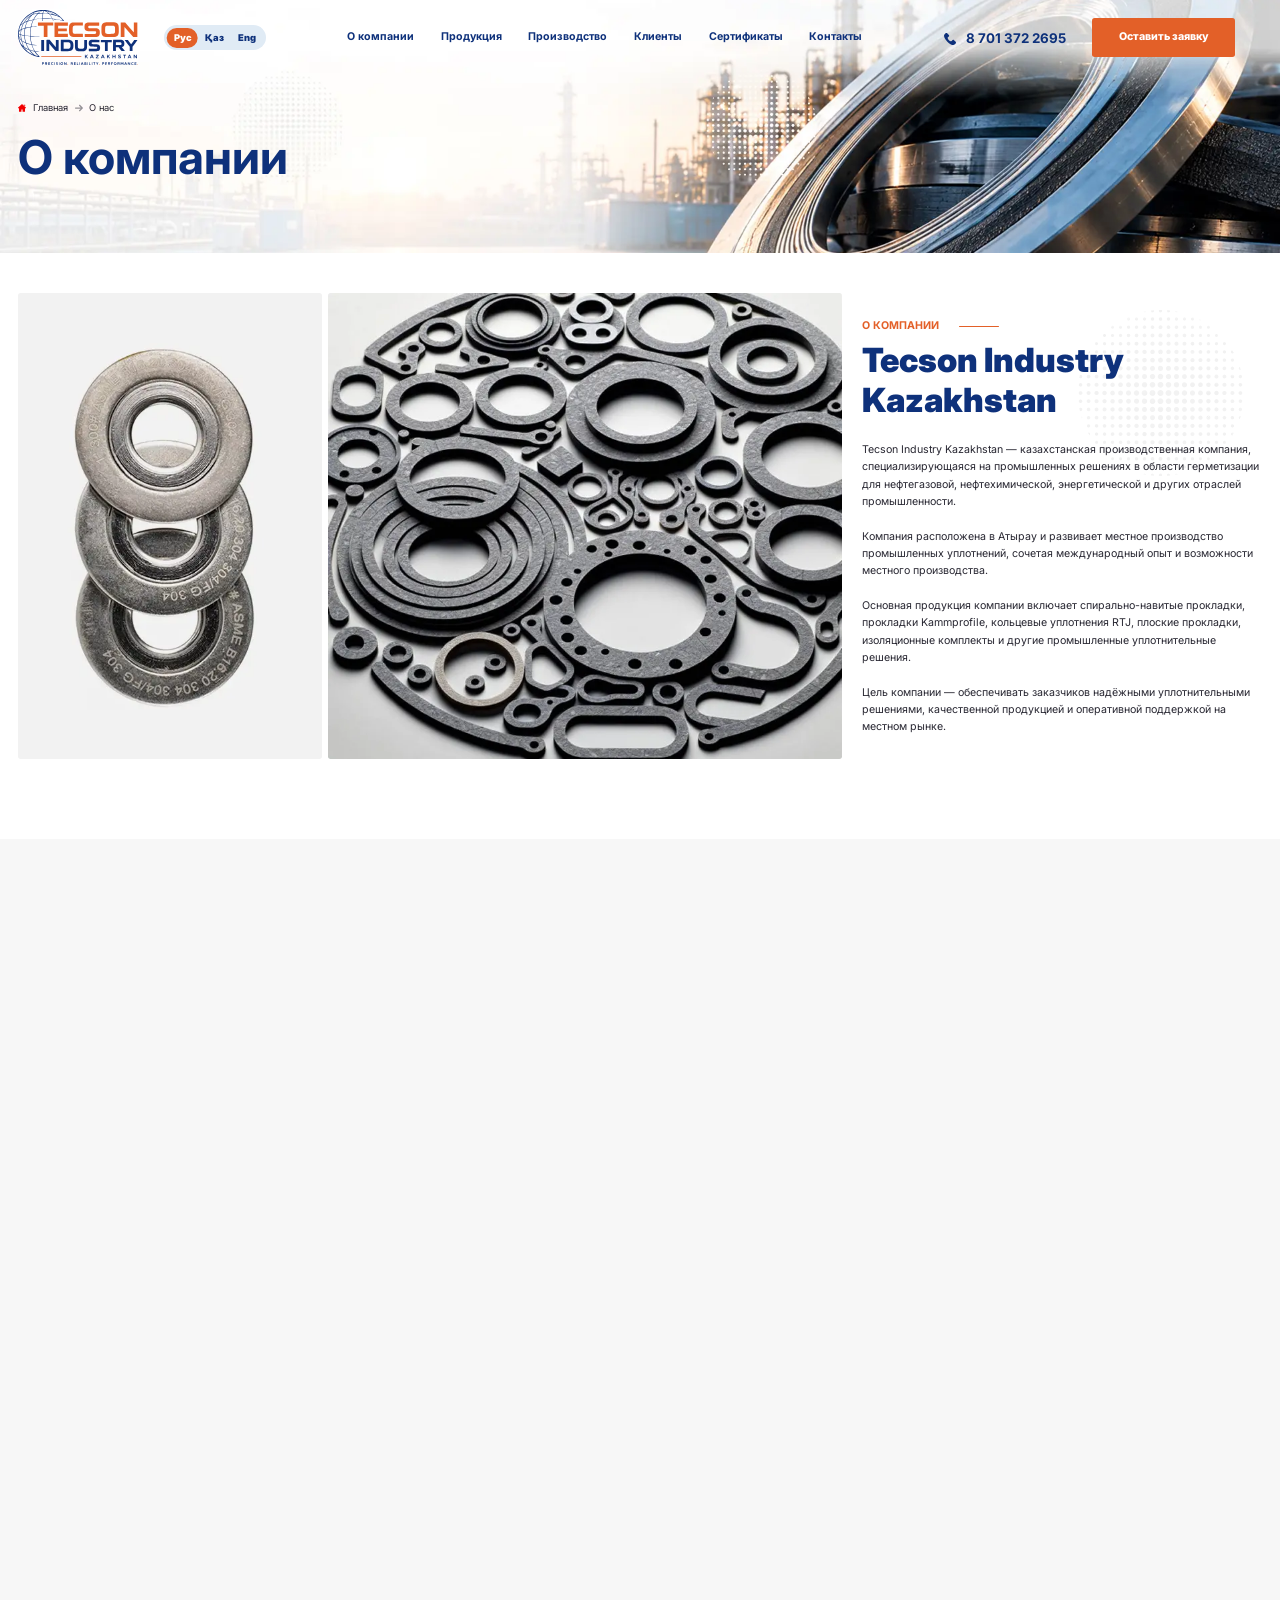
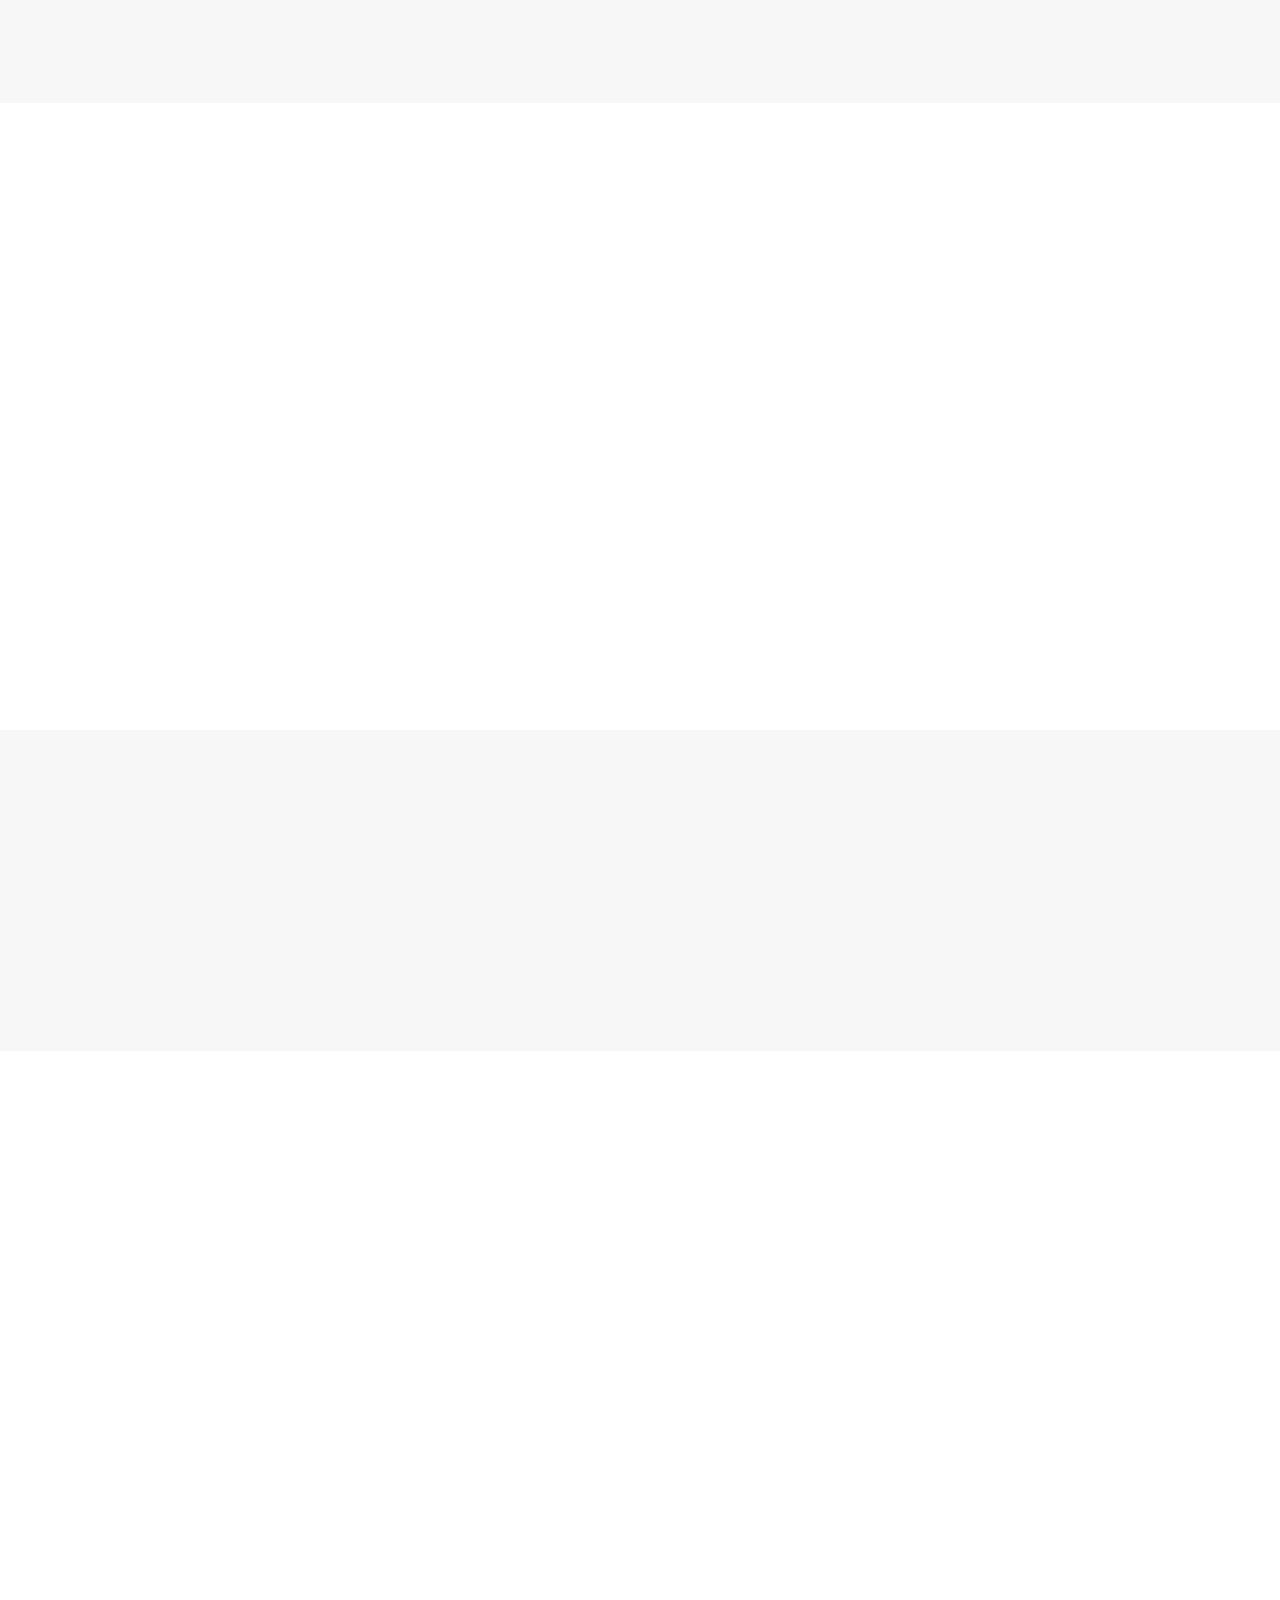
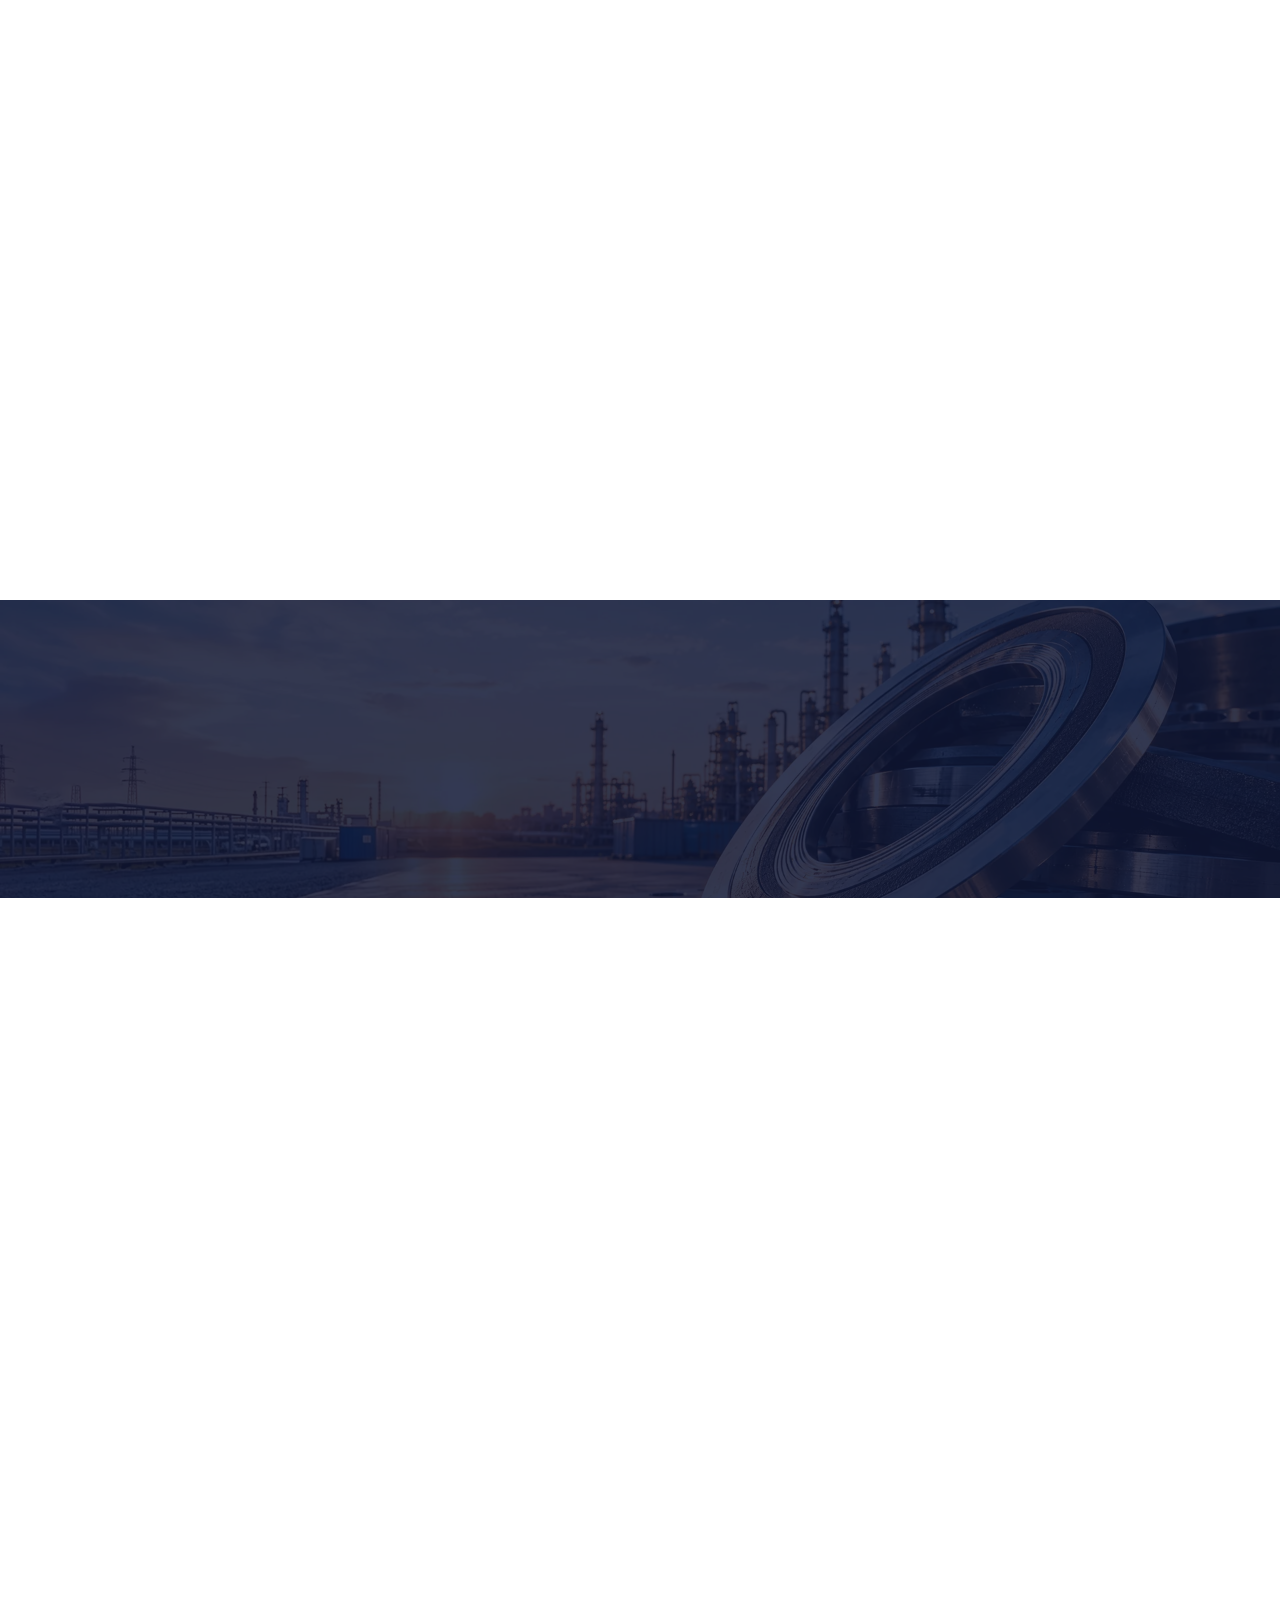
<file: about.html>
<!DOCTYPE html>
<html lang="en">

<head>
    <meta charset="UTF-8">
    <meta http-equiv="X-UA-Compatible" content="IE=edge">
    <meta name="viewport" content="width=device-width, initial-scale=1.0">
    <title>About</title>
    <link rel="stylesheet" href="css/swiper.css">
    <link rel="stylesheet" href="css/aos.css">
    <link rel="stylesheet" href="css/fancybox.css">
    <link rel="stylesheet" href="css/style.min.css">

    <link rel="preconnect" href="https://fonts.googleapis.com">
    <link rel="preconnect" href="https://fonts.gstatic.com" crossorigin>
    <link
        href="https://fonts.googleapis.com/css2?family=Inter:ital,opsz,wght@0,14..32,100..900;1,14..32,100..900&display=swap"
        rel="stylesheet">
</head>

<body>

    <header class="header">
        <div class="container">
            <div class="header__inner">
                <a class="header__logo logo" href="#">
                    <img src="images/logo.svg" alt="logo" data-aos="fade">
                </a>
                <div class="header__wrapper">
                    <div class="header__langs langs" data-aos="fade">
                        <ul class="langs__list">
                            <li class="langs__item langs__item--active">
                                Рус
                            </li>
                            <li class="langs__item">
                                <a class="langs__link" href="#">
                                    Қаз
                                </a>
                            </li>
                            <li class="langs__item">
                                <a class="langs__link" href="#">
                                    Eng
                                </a>
                            </li>
                        </ul>
                    </div>
                    <nav class="header__menu menu" data-aos="fade">
                        <ul class="menu__list">
                            <li class="menu__item">
                                <a class="menu__link" href="#">
                                    О компании
                                </a>
                            </li>
                            <li class="menu__item">
                                <a class="menu__link" href="#">
                                    Продукция
                                </a>
                            </li>
                            <li class="menu__item">
                                <a class="menu__link" href="#">
                                    Производство
                                </a>
                            </li>
                            <li class="menu__item">
                                <a class="menu__link" href="#">
                                    Клиенты
                                </a>
                            </li>
                            <li class="menu__item">
                                <a class="menu__link" href="#">
                                    Сертификаты
                                </a>
                            </li>
                            <li class="menu__item">
                                <a class="menu__link" href="#">
                                    Контакты
                                </a>
                            </li>
                        </ul>
                    </nav>
                    <div class="header__box" data-aos="fade">
                        <a class="header__phone header-phone" href="#">
                            <div class="header-phone__icon">
                                <svg width="18" height="18" viewBox="0 0 18 18" fill="none"
                                    xmlns="http://www.w3.org/2000/svg">
                                    <g clip-path="url(#clip0_5988_213742)">
                                        <path
                                            d="M17.51 13.2102L14.998 10.6982C14.1009 9.80111 12.5758 10.16 12.2169 11.3262C11.9478 12.1337 11.0507 12.5822 10.2433 12.4028C8.44901 11.9542 6.02677 9.62168 5.57821 7.73772C5.30907 6.93027 5.84734 6.03314 6.65476 5.76404C7.82102 5.40519 8.17987 3.88007 7.28275 2.98295L4.77079 0.470991C4.05309 -0.156997 2.97654 -0.156997 2.34855 0.470991L0.644012 2.17553C-1.06053 3.96978 0.823438 8.72455 5.03993 12.941C9.25642 17.1575 14.0112 19.1313 15.8054 17.337L17.51 15.6324C18.138 14.9147 18.138 13.8382 17.51 13.2102Z"
                                            fill="#0E317B" />
                                    </g>
                                    <defs>
                                        <clipPath id="clip0_5988_213742">
                                            <rect width="18" height="18" fill="white" />
                                        </clipPath>
                                    </defs>
                                </svg>
                            </div>
                            <span>
                                8 701 372 2695
                            </span>
                        </a>
                        <a class="header__link btn btn--orange" href="#">
                            Оставить заявку
                        </a>
                    </div>
                </div>
                <div class="header__burger">
                    <span></span>
                    <span></span>
                    <span></span>
                </div>
            </div>
        </div>
    </header>

    <div class="big-wrapper">
        <div class="wrapper">
            <main class="main">
                <section class="main__head head">
                    <picture class="head__bg">
                        <img src="images/head-bg.jpg" alt="img">
                    </picture>
                    <div class="container">
                        <div class="head__inner">
                            <div class="head__breadcrumbs breadcrumbs" data-aos="fade-right">
                                <ul class="breadcrumbs__list">
                                    <li class="breadcrumbs__item">
                                        <a class="breadcrumbs__link" href="#">
                                            <svg width="13" height="13" viewBox="0 0 13 13" fill="none"
                                                xmlns="http://www.w3.org/2000/svg">
                                                <g clip-path="url(#clip0_5988_171814)">
                                                    <path
                                                        d="M12.7817 5.81L6.949 0.495292C6.69298 0.261978 6.30692 0.262003 6.05101 0.495266L0.218309 5.81002C0.0132296 5.9969 -0.0545125 6.28483 0.0456788 6.54353C0.145895 6.80223 0.389899 6.96938 0.667342 6.96938H1.59892V12.2943C1.59892 12.5054 1.77011 12.6766 1.98123 12.6766H5.17826C5.38938 12.6766 5.56056 12.5055 5.56056 12.2943V9.06118H7.43952V12.2943C7.43952 12.5055 7.6107 12.6766 7.82182 12.6766H11.0187C11.2298 12.6766 11.401 12.5055 11.401 12.2943V6.96938H12.3328C12.6102 6.96938 12.8542 6.80221 12.9544 6.54353C13.0545 6.2848 12.9867 5.9969 12.7817 5.81Z"
                                                        fill="#F20000" />
                                                    <path
                                                        d="M11.3018 1.08594H8.73438L11.6841 3.7681V1.46822C11.6841 1.2571 11.513 1.08594 11.3018 1.08594Z"
                                                        fill="#F20000" />
                                                </g>
                                                <defs>
                                                    <clipPath id="clip0_5988_171814">
                                                        <rect width="13" height="13" fill="white" />
                                                    </clipPath>
                                                </defs>
                                            </svg>
                                            <span>
                                                Главная
                                            </span>
                                        </a>
                                    </li>
                                    <li class="breadcrumbs__item">
                                        <svg width="12" height="12" viewBox="0 0 12 12" fill="none"
                                            xmlns="http://www.w3.org/2000/svg">
                                            <g opacity="0.5">
                                                <path
                                                    d="M11.8082 6.46686L7.47455 10.8006C7.35085 10.9243 7.18597 10.9922 7.01017 10.9922C6.83417 10.9922 6.66939 10.9242 6.54569 10.8006L6.15223 10.407C6.02862 10.2835 5.96052 10.1185 5.96052 9.94264C5.96052 9.76683 6.02862 9.5963 6.15223 9.47279L8.6804 6.93905H0.648286C0.286143 6.93905 0 6.65554 0 6.2933V5.73692C0 5.37468 0.286143 5.06258 0.648286 5.06258H8.70908L6.15232 2.5147C6.02872 2.391 5.96062 2.23051 5.96062 2.05461C5.96062 1.8789 6.02872 1.71607 6.15232 1.59247L6.54578 1.20018C6.66949 1.07647 6.83427 1.00906 7.01027 1.00906C7.18607 1.00906 7.35095 1.07735 7.47465 1.20106L11.8083 5.53468C11.9323 5.65877 12.0005 5.82443 12 6.00052C12.0004 6.17721 11.9323 6.34296 11.8082 6.46686Z"
                                                    fill="#282732" />
                                            </g>
                                        </svg>
                                        <span>
                                            О нас
                                        </span>
                                    </li>
                                </ul>
                            </div>
                            <h1 class="head__title" data-aos="fade-right">
                                О компании
                            </h1>
                        </div>
                    </div>
                </section>
                <section class="main__about about">
                    <div class="container">
                        <div class="about__inner">
                            <div class="about__images" data-aos="zoom-in">
                                <picture class="about__img">
                                    <img src="images/about-img-1.jpg" alt="img">
                                </picture>
                                <picture class="about__img">
                                    <img src="images/about-img-2.jpg" alt="img">
                                </picture>
                            </div>
                            <div class="about__body">
                                <div class="about__titling titling" data-aos="fade-right">
                                    <picture class="titling__decor">
                                        <img src="images/decor.png" alt="decor">
                                    </picture>
                                    <div class="titling__suptext">
                                        О компании
                                    </div>
                                    <h2 class="titling__title">
                                        Tecson Industry Kazakhstan
                                    </h2>
                                    <div class="about__images">
                                        <picture class="about__img">
                                            <img src="images/about-img-1.jpg" alt="img">
                                        </picture>
                                        <picture class="about__img">
                                            <img src="images/about-img-2.jpg" alt="img">
                                        </picture>
                                    </div>
                                    <p class="titling__text">
                                        Tecson Industry Kazakhstan — казахстанская производственная компания,
                                        специализирующаяся на промышленных решениях в области герметизации для
                                        нефтегазовой,
                                        нефтехимической, энергетической и других отраслей промышленности.
                                        <br> <br>
                                        Компания расположена в Атырау и развивает местное производство промышленных
                                        уплотнений, сочетая международный опыт и возможности местного производства.
                                        <br> <br>
                                        Основная продукция компании включает спирально-навитые прокладки, прокладки
                                        Kammprofile, кольцевые уплотнения RTJ, плоские прокладки, изоляционные комплекты
                                        и
                                        другие промышленные уплотнительные решения.
                                        <br> <br>
                                        Цель компании — обеспечивать заказчиков надёжными уплотнительными решениями,
                                        качественной продукцией и оперативной поддержкой на местном рынке.
                                    </p>

                                </div>
                            </div>
                        </div>
                    </div>
                </section>
                <section class="main__production production">
                    <div class="container">
                        <div class="production__titling titling" data-aos="fade">
                            <picture class="titling__decor">
                                <img src="images/decor.png" alt="decor">
                            </picture>
                            <div class="titling__wrapper">
                                <div class="titling__suptext">
                                    Производство
                                </div>
                                <h2 class="titling__title">
                                    Местное производство в Атырау
                                </h2>
                            </div>
                            <p class="titling__text">
                                Tecson Industry Kazakhstan развивает производство промышленных прокладок и
                                уплотнений в
                                Атырау. Компания производит решения в соответствии с техническими требованиями и
                                условиями
                                эксплуатации заказчика.
                            </p>
                        </div>
                        <div class="production__items">
                            <a class="production__item production-item" href="#" data-aos="zoom-in">
                                <picture class="production-item__img">
                                    <img src="images/production-img-1.jpg" alt="img">
                                </picture>
                                <div class="production-item__digits">
                                    01 / 05
                                </div>
                                <h5 class="production-item__title">
                                    Спирально-навитые прокладки
                                </h5>
                            </a>
                            <a class="production__item production-item" href="#" data-aos="zoom-in">
                                <picture class="production-item__img">
                                    <img src="images/production-img-2.jpg" alt="img">
                                </picture>
                                <div class="production-item__digits">
                                    02 / 05
                                </div>
                                <h5 class="production-item__title">
                                    Процесс изготовления
                                </h5>
                            </a>
                            <a class="production__item production-item" href="#" data-aos="zoom-in">
                                <picture class="production-item__img">
                                    <img src="images/production-img-3.jpg" alt="img">
                                </picture>
                                <div class="production-item__digits">
                                    03 / 05
                                </div>
                                <h5 class="production-item__title">
                                    Контроль продукции
                                </h5>
                            </a>
                            <a class="production__item production-item" href="#" data-aos="zoom-in">
                                <picture class="production-item__img">
                                    <img src="images/production-img-4.jpg" alt="img">
                                </picture>
                                <div class="production-item__digits">
                                    04 / 05
                                </div>
                                <h5 class="production-item__title">
                                    Готовые изделия
                                </h5>
                            </a>
                            <a class="production__item production-item" href="#" data-aos="zoom-in">
                                <picture class="production-item__img">
                                    <img src="images/production-img-5.jpg" alt="img">
                                </picture>
                                <div class="production-item__digits">
                                    05 / 05
                                </div>
                                <h5 class="production-item__title">
                                    Упаковку продукции
                                </h5>
                            </a>
                        </div>
                    </div>
                </section>
                <section class="main__about about about--third">
                    <div class="container">
                        <div class="about__inner">
                            <div class="about__images" data-aos="zoom-in">
                                <picture class="about__img">
                                    <img src="images/about-img-1.jpg" alt="img">
                                </picture>
                            </div>
                            <div class="about__body">
                                <div class="about__titling titling" data-aos="fade-right">
                                    <picture class="titling__decor">
                                        <img src="images/decor.png" alt="decor">
                                    </picture>
                                    <div class="titling__suptext">
                                        Наши цели
                                    </div>
                                    <h2 class="titling__title">
                                        Tecson Industry Kazakhstan
                                    </h2>
                                    <div class="about__images">
                                        <picture class="about__img">
                                            <img src="images/about-img-1.jpg" alt="img">
                                        </picture>
                                        <picture class="about__img">
                                            <img src="images/about-img-2.jpg" alt="img">
                                        </picture>
                                    </div>
                                    <p class="titling__text">
                                        Tecson Industry Kazakhstan — казахстанская производственная компания,
                                        специализирующаяся на промышленных решениях в области герметизации для
                                        нефтегазовой, нефтехимической, энергетической и других отраслей промышленности.
                                        <br> <br>
                                        Компания расположена в Атырау и развивает местное производство промышленных
                                        уплотнений, сочетая международный опыт и возможности местного производства.
                                        <br> <br>
                                        Основная продукция компании включает спирально-навитые прокладки, прокладки
                                        Kammprofile, кольцевые уплотнения RTJ, плоские прокладки, изоляционные комплекты
                                        и другие промышленные уплотнительные решения.
                                        <br> <br>
                                        Цель компании — обеспечивать заказчиков надёжными уплотнительными решениями,
                                        качественной продукцией и оперативной поддержкой на местном рынке.
                                    </p>
                                </div>
                            </div>
                            <div class="about__images" data-aos="zoom-in">
                                <picture class="about__img">
                                    <img src="images/about-img-2.jpg" alt="img">
                                </picture>
                            </div>
                        </div>
                    </div>
                </section>
                <section class="main__clients clients">
                    <div class="container">
                        <div class="clients__titling titling titling--centered" data-aos="fade-up">
                            <picture class="titling__decor">
                                <img src="images/decor.png" alt="decor">
                            </picture>
                            <div class="titling__suptext">
                                Наши клиенты
                            </div>
                            <h2 class="titling__title">
                                Нам доверяют
                            </h2>
                        </div>
                        <div class="clients__inner">
                            <div class="clients__swiper swiper" data-aos="fade-up">
                                <div class="swiper-wrapper">
                                    <div class="swiper-slide">
                                        <div class="clients__client client">
                                            <picture class="client__img">
                                                <img src="images/client-img-1.png" alt="client">
                                            </picture>
                                        </div>
                                    </div>
                                    <div class="swiper-slide">
                                        <div class="clients__client client">
                                            <picture class="client__img">
                                                <img src="images/client-img-2.png" alt="client">
                                            </picture>
                                        </div>
                                    </div>
                                    <div class="swiper-slide">
                                        <div class="clients__client client">
                                            <picture class="client__img">
                                                <img src="images/client-img-3.png" alt="client">
                                            </picture>
                                        </div>
                                    </div>
                                    <div class="swiper-slide">
                                        <div class="clients__client client">
                                            <picture class="client__img">
                                                <img src="images/client-img-4.png" alt="client">
                                            </picture>
                                        </div>
                                    </div>
                                    <div class="swiper-slide">
                                        <div class="clients__client client">
                                            <picture class="client__img">
                                                <img src="images/client-img-5.png" alt="client">
                                            </picture>
                                        </div>
                                    </div>
                                    <div class="swiper-slide">
                                        <div class="clients__client client">
                                            <picture class="client__img">
                                                <img src="images/client-img-6.png" alt="client">
                                            </picture>
                                        </div>
                                    </div>
                                    <div class="swiper-slide">
                                        <div class="clients__client client">
                                            <picture class="client__img">
                                                <img src="images/client-img-7.png" alt="client">
                                            </picture>
                                        </div>
                                    </div>
                                    <div class="swiper-slide">
                                        <div class="clients__client client">
                                            <picture class="client__img">
                                                <img src="images/client-img-8.png" alt="client">
                                            </picture>
                                        </div>
                                    </div>
                                    <div class="swiper-slide">
                                        <div class="clients__client client">
                                            <picture class="client__img">
                                                <img src="images/client-img-9.png" alt="client">
                                            </picture>
                                        </div>
                                    </div>
                                    <div class="swiper-slide">
                                        <div class="clients__client client">
                                            <picture class="client__img">
                                                <img src="images/client-img-10.png" alt="client">
                                            </picture>
                                        </div>
                                    </div>
                                    <div class="swiper-slide">
                                        <div class="clients__client client">
                                            <picture class="client__img">
                                                <img src="images/client-img-11.png" alt="client">
                                            </picture>
                                        </div>
                                    </div>
                                    <div class="swiper-slide">
                                        <div class="clients__client client">
                                            <picture class="client__img">
                                                <img src="images/client-img-12.png" alt="client">
                                            </picture>
                                        </div>
                                    </div>
                                    <div class="swiper-slide">
                                        <div class="clients__client client">
                                            <picture class="client__img">
                                                <img src="images/client-img-1.png" alt="client">
                                            </picture>
                                        </div>
                                    </div>
                                    <div class="swiper-slide">
                                        <div class="clients__client client">
                                            <picture class="client__img">
                                                <img src="images/client-img-2.png" alt="client">
                                            </picture>
                                        </div>
                                    </div>
                                    <div class="swiper-slide">
                                        <div class="clients__client client">
                                            <picture class="client__img">
                                                <img src="images/client-img-3.png" alt="client">
                                            </picture>
                                        </div>
                                    </div>
                                    <div class="swiper-slide">
                                        <div class="clients__client client">
                                            <picture class="client__img">
                                                <img src="images/client-img-4.png" alt="client">
                                            </picture>
                                        </div>
                                    </div>
                                    <div class="swiper-slide">
                                        <div class="clients__client client">
                                            <picture class="client__img">
                                                <img src="images/client-img-5.png" alt="client">
                                            </picture>
                                        </div>
                                    </div>
                                    <div class="swiper-slide">
                                        <div class="clients__client client">
                                            <picture class="client__img">
                                                <img src="images/client-img-6.png" alt="client">
                                            </picture>
                                        </div>
                                    </div>
                                    <div class="swiper-slide">
                                        <div class="clients__client client">
                                            <picture class="client__img">
                                                <img src="images/client-img-7.png" alt="client">
                                            </picture>
                                        </div>
                                    </div>
                                    <div class="swiper-slide">
                                        <div class="clients__client client">
                                            <picture class="client__img">
                                                <img src="images/client-img-8.png" alt="client">
                                            </picture>
                                        </div>
                                    </div>
                                    <div class="swiper-slide">
                                        <div class="clients__client client">
                                            <picture class="client__img">
                                                <img src="images/client-img-9.png" alt="client">
                                            </picture>
                                        </div>
                                    </div>
                                    <div class="swiper-slide">
                                        <div class="clients__client client">
                                            <picture class="client__img">
                                                <img src="images/client-img-10.png" alt="client">
                                            </picture>
                                        </div>
                                    </div>
                                    <div class="swiper-slide">
                                        <div class="clients__client client">
                                            <picture class="client__img">
                                                <img src="images/client-img-11.png" alt="client">
                                            </picture>
                                        </div>
                                    </div>
                                    <div class="swiper-slide">
                                        <div class="clients__client client">
                                            <picture class="client__img">
                                                <img src="images/client-img-12.png" alt="client">
                                            </picture>
                                        </div>
                                    </div>
                                </div>
                            </div>
                        </div>
                    </div>
                </section>
                <section class="main__about about about--right">
                    <div class="container">
                        <div class="about__inner">
                            <div class="about__body">
                                <div class="about__titling titling" data-aos="fade-right">
                                    <picture class="titling__decor">
                                        <img src="images/decor.png" alt="decor">
                                    </picture>
                                    <div class="titling__suptext">
                                        О компании
                                    </div>
                                    <h2 class="titling__title">
                                        Наша мисия <br>
                                        и не только
                                    </h2>
                                    <div class="about__images">
                                        <picture class="about__img">
                                            <img src="images/about-img-2.jpg" alt="img">
                                        </picture>
                                        <picture class="about__img">
                                            <img src="images/about-img-1.jpg" alt="img">
                                        </picture>
                                    </div>
                                    <p class="titling__text">
                                        Tecson Industry Kazakhstan — казахстанская производственная компания,
                                        специализирующаяся на промышленных решениях в области герметизации для
                                        нефтегазовой, нефтехимической, энергетической и других отраслей промышленности.
                                        <br> <br>
                                        Компания расположена в Атырау и развивает местное производство промышленных
                                        уплотнений, сочетая международный опыт и возможности местного производства.
                                        <br> <br>
                                        Основная продукция компании включает спирально-навитые прокладки, прокладки
                                        Kammprofile, кольцевые уплотнения RTJ, плоские прокладки, изоляционные комплекты
                                        и другие промышленные уплотнительные решения.
                                        <br> <br>
                                        Цель компании — обеспечивать заказчиков надёжными уплотнительными решениями,
                                        качественной продукцией и оперативной поддержкой на местном рынке.
                                    </p>
                                </div>
                            </div>
                            <div class="about__images" data-aos="zoom-in">
                                <picture class="about__img">
                                    <img src="images/about-img-2.jpg" alt="img">
                                </picture>
                                <picture class="about__img">
                                    <img src="images/about-img-1.jpg" alt="img">
                                </picture>
                            </div>
                        </div>
                    </div>
                </section>
                <section class="main__certificates certificates">
                    <div class="container">
                        <div class="clients__titling titling titling--centered" data-aos="fade-up">
                            <picture class="titling__decor">
                                <img src="images/decor.png" alt="decor">
                            </picture>
                            <div class="titling__suptext">
                                Сертификаты
                            </div>
                            <h2 class="titling__title">
                                Наши сертификаты
                            </h2>
                        </div>
                        <div class="certificates__swiper swiper" data-aos="fade-up">
                            <div class="swiper-wrapper">
                                <div class="certificates__slide swiper-slide">
                                    <a class="certificates__view" href="images/certificates-img-1.jpg"
                                        data-fancybox="certificates">
                                        <picture class="certificates__img">
                                            <img src="images/certificates-img-1.jpg" alt="img">
                                        </picture>
                                    </a>
                                </div>
                                <div class="certificates__slide swiper-slide">
                                    <a class="certificates__view" href="images/certificates-img-1.jpg"
                                        data-fancybox="certificates">
                                        <picture class="certificates__img">
                                            <img src="images/certificates-img-2.jpg" alt="img">
                                        </picture>
                                    </a>
                                </div>
                                <div class="certificates__slide swiper-slide">
                                    <a class="certificates__view" href="images/certificates-img-1.jpg"
                                        data-fancybox="certificates">
                                        <picture class="certificates__img">
                                            <img src="images/certificates-img-3.jpg" alt="img">
                                        </picture>
                                    </a>
                                </div>
                                <div class="certificates__slide swiper-slide">
                                    <a class="certificates__view" href="images/certificates-img-1.jpg"
                                        data-fancybox="certificates">
                                        <picture class="certificates__img">
                                            <img src="images/certificates-img-4.jpg" alt="img">
                                        </picture>
                                    </a>
                                </div>
                                <div class="certificates__slide swiper-slide">
                                    <a class="certificates__view" href="images/certificates-img-1.jpg"
                                        data-fancybox="certificates">
                                        <picture class="certificates__img">
                                            <img src="images/certificates-img-5.jpg" alt="img">
                                        </picture>
                                    </a>
                                </div>
                                <div class="certificates__slide swiper-slide">
                                    <a class="certificates__view" href="images/certificates-img-1.jpg"
                                        data-fancybox="certificates">
                                        <picture class="certificates__img">
                                            <img src="images/certificates-img-1.jpg" alt="img">
                                        </picture>
                                    </a>
                                </div>
                                <div class="certificates__slide swiper-slide">
                                    <a class="certificates__view" href="images/certificates-img-1.jpg"
                                        data-fancybox="certificates">
                                        <picture class="certificates__img">
                                            <img src="images/certificates-img-2.jpg" alt="img">
                                        </picture>
                                    </a>
                                </div>
                                <div class="certificates__slide swiper-slide">
                                    <a class="certificates__view" href="images/certificates-img-1.jpg"
                                        data-fancybox="certificates">
                                        <picture class="certificates__img">
                                            <img src="images/certificates-img-3.jpg" alt="img">
                                        </picture>
                                    </a>
                                </div>
                                <div class="certificates__slide swiper-slide">
                                    <a class="certificates__view" href="images/certificates-img-1.jpg"
                                        data-fancybox="certificates">
                                        <picture class="certificates__img">
                                            <img src="images/certificates-img-4.jpg" alt="img">
                                        </picture>
                                    </a>
                                </div>
                                <div class="certificates__slide swiper-slide">
                                    <a class="certificates__view" href="images/certificates-img-1.jpg"
                                        data-fancybox="certificates">
                                        <picture class="certificates__img">
                                            <img src="images/certificates-img-5.jpg" alt="img">
                                        </picture>
                                    </a>
                                </div>
                            </div>
                            <div class="certificates__navigation navigation">
                                <div class="navigation__arrow arrow arrow-certificates--prev">
                                    <svg width="24" height="24" viewBox="0 0 24 24" fill="none"
                                        xmlns="http://www.w3.org/2000/svg">
                                        <g clip-path="url(#clip0_5988_214599)">
                                            <g clip-path="url(#clip1_5988_214599)">
                                                <path
                                                    d="M3.83913 10.8854C3.92499 10.8854 4.01494 10.8854 4.1008 10.8854C10.2991 10.8895 16.5015 10.8936 22.6998 10.8977C22.8797 10.8977 23.0718 10.9059 23.2436 10.955C23.726 11.094 24.0408 11.5805 23.9959 12.067C23.9468 12.5781 23.5625 12.9911 23.0596 13.0565C22.9165 13.0728 22.7734 13.0728 22.6303 13.0728C16.4524 13.0688 10.2705 13.0647 4.09262 13.0606C3.99449 13.0606 3.89637 13.0606 3.79824 13.0606C3.79415 13.0769 3.78598 13.0974 3.78189 13.1137C3.83504 13.171 3.88819 13.2282 3.94134 13.2854C5.06979 14.4139 6.19824 15.5383 7.3226 16.6708C7.8623 17.2146 7.76008 17.9873 7.11409 18.3921C6.67661 18.666 6.18598 18.6088 5.79347 18.2163C4.95531 17.3863 4.12533 16.5522 3.29126 15.7182C2.33044 14.7614 1.37371 13.8047 0.412893 12.8439C-0.147243 12.2837 -0.143154 11.6705 0.421071 11.1103C2.18734 9.35223 3.94952 7.59414 5.7117 5.82787C6.06741 5.47216 6.47218 5.32906 6.95463 5.51713C7.69058 5.80742 7.88274 6.70691 7.32669 7.2834C6.66843 7.9662 5.99381 8.62855 5.32329 9.29908C4.86128 9.76109 4.39926 10.2231 3.93725 10.6892C3.89228 10.7342 3.85139 10.7832 3.80642 10.8323C3.82277 10.8487 3.83095 10.8691 3.83913 10.8854Z"
                                                    fill="#E36028" />
                                            </g>
                                        </g>
                                        <defs>
                                            <clipPath id="clip0_5988_214599">
                                                <rect width="24" height="24" fill="white"
                                                    transform="translate(24 1.04907e-06) rotate(90)" />
                                            </clipPath>
                                            <clipPath id="clip1_5988_214599">
                                                <rect width="13.1285" height="24" fill="white"
                                                    transform="translate(24 5.43555) rotate(90)" />
                                            </clipPath>
                                        </defs>
                                    </svg>
                                </div>
                                <div class="navigation__pagination pagination pagination--certificates"></div>
                                <div class="navigation__arrow arrow arrow-certificates--next">
                                    <svg width="24" height="24" viewBox="0 0 24 24" fill="none"
                                        xmlns="http://www.w3.org/2000/svg">
                                        <g clip-path="url(#clip0_5988_214646)">
                                            <g clip-path="url(#clip1_5988_214646)">
                                                <path
                                                    d="M20.1608 10.8854C20.0749 10.8854 19.9849 10.8854 19.8991 10.8854C13.7008 10.8895 7.4984 10.8936 1.3001 10.8977C1.1202 10.8977 0.928041 10.9059 0.75632 10.955C0.273867 11.094 -0.0409538 11.5805 0.00402063 12.067C0.0530837 12.5781 0.437411 12.9911 0.940307 13.0565C1.08341 13.0728 1.22651 13.0728 1.36961 13.0728C7.54746 13.0688 13.7294 13.0647 19.9073 13.0606C20.0054 13.0606 20.1035 13.0606 20.2016 13.0606C20.2057 13.0769 20.2139 13.0974 20.218 13.1137C20.1648 13.171 20.1117 13.2282 20.0585 13.2854C18.9301 14.4139 17.8016 15.5383 16.6773 16.6708C16.1376 17.2146 16.2398 17.9873 16.8858 18.3921C17.3233 18.666 17.8139 18.6088 18.2064 18.2163C19.0446 17.3863 19.8745 16.5522 20.7086 15.7182C21.6694 14.7614 22.6262 13.8047 23.587 12.8439C24.1471 12.2837 24.143 11.6705 23.5788 11.1103C21.8125 9.35223 20.0504 7.59414 18.2882 5.82787C17.9325 5.47216 17.5277 5.32906 17.0452 5.51713C16.3093 5.80742 16.1171 6.70691 16.6732 7.2834C17.3314 7.9662 18.0061 8.62855 18.6766 9.29908C19.1386 9.76109 19.6006 10.2231 20.0626 10.6892C20.1076 10.7342 20.1485 10.7832 20.1935 10.8323C20.1771 10.8487 20.1689 10.8691 20.1608 10.8854Z"
                                                    fill="#E36028" />
                                            </g>
                                        </g>
                                        <defs>
                                            <clipPath id="clip0_5988_214646">
                                                <rect width="24" height="24" fill="white"
                                                    transform="matrix(4.37114e-08 1 1 -4.37114e-08 0 1.04907e-06)" />
                                            </clipPath>
                                            <clipPath id="clip1_5988_214646">
                                                <rect width="13.1285" height="24" fill="white"
                                                    transform="matrix(4.37114e-08 1 1 -4.37114e-08 0 5.43555)" />
                                            </clipPath>
                                        </defs>
                                    </svg>
                                </div>
                            </div>
                        </div>
                    </div>
                </section>
                <section class="main__application application">
                    <div class="container">
                        <picture class="application__bg">
                            <img src="images/application-bg.jpg" alt="bg">
                        </picture>
                        <div class="application__inner">
                            <div class="application__body" data-aos="fade-right">
                                <div class="application__titling titling titling--white">
                                    <div class="titling__suptext">
                                        Остались вопросы?
                                    </div>
                                    <h1 class="titling__title">
                                        Оставьте заявку
                                    </h1>
                                    <p class="titling__text">
                                        Укажите контактные данные и кратко опишите необходимую продукцию. Представитель
                                        компании свяжется с вами для уточнения деталей.
                                    </p>
                                </div>
                            </div>
                            <form class="application__form form" action="#" method="post" data-aos="fade">
                                <div class="form__inner">
                                    <input class="form__input" type="text" placeholder="Имя">
                                    <input class="form__input" type="tel" placeholder="Номер телефона">
                                    <input class="form__input" type="text" placeholder="Название компании">
                                    <input class="form__input" type="text" placeholder="Комментарий">
                                </div>
                                <button class="form__button btn btn--orange" type="submit">Оставить заявку</button>
                            </form>
                        </div>
                    </div>
                </section>
                <section class="main__contacts contacts">
                    <div class="container">
                        <div class="contacts__inner">
                            <div class="contacts__body" data-aos="fade-right">
                                <h2 class="contacts__title">
                                    Контакты
                                </h2>
                                <div class="contacts__subtitle">
                                    ТОО «Tecson Industry Kazakhstan»
                                </div>
                                <div class="contacts__connections connections">
                                    <ul class="connections__list">
                                        <li class="connections__item">
                                            <div class="connections__icon">
                                                <svg width="22" height="22" viewBox="0 0 22 22" fill="none"
                                                    xmlns="http://www.w3.org/2000/svg">
                                                    <path
                                                        d="M1 18.7372V4.19176H3.5071L9.34517 14.1989H9.46591V4.19176H12.0014V18.7372H9.52983L3.67045 8.76562H3.54972V18.7372H1ZM13.9474 14.4901V12.8494H20.2259V14.4901H13.9474ZM17.0795 11.6705C16.3646 11.6705 15.7443 11.5166 15.2188 11.2088C14.6979 10.901 14.2955 10.482 14.0114 9.9517C13.7273 9.4214 13.5852 8.82008 13.5852 8.14773V7.52273C13.5852 6.85511 13.7273 6.25616 14.0114 5.72585C14.2955 5.19081 14.6979 4.76941 15.2188 4.46165C15.7396 4.15388 16.3551 4 17.0653 4C17.785 4 18.4029 4.15388 18.919 4.46165C19.4399 4.76941 19.84 5.19081 20.1193 5.72585C20.4034 6.25616 20.5455 6.85511 20.5455 7.52273V8.14773C20.5455 8.81534 20.4058 9.4143 20.1264 9.9446C19.8518 10.4749 19.4541 10.8963 18.9332 11.2088C18.4171 11.5166 17.7992 11.6705 17.0795 11.6705ZM17.0795 9.90909C17.5294 9.90909 17.8774 9.75047 18.1236 9.43324C18.3745 9.11127 18.5 8.68277 18.5 8.14773V7.52273C18.5 6.99242 18.3769 6.57102 18.1307 6.25852C17.8845 5.94602 17.5294 5.78977 17.0653 5.78977C16.6061 5.78977 16.2533 5.94602 16.0071 6.25852C15.7656 6.57102 15.6449 6.99242 15.6449 7.52273V8.14773C15.6449 8.68277 15.768 9.11127 16.0142 9.43324C16.2604 9.75047 16.6155 9.90909 17.0795 9.90909Z"
                                                        fill="#E36028" />
                                                </svg>
                                            </div>
                                            <div class="connections__box">
                                                <div class="connections__suptext">
                                                    БИН:
                                                </div>
                                                <div class="connections__text">
                                                    210640023251
                                                </div>
                                            </div>
                                        </li>
                                        <li class="connections__item">
                                            <div class="connections__icon">
                                                <svg width="22" height="22" viewBox="0 0 22 22" fill="none"
                                                    xmlns="http://www.w3.org/2000/svg">
                                                    <g clip-path="url(#clip0_5988_184459)">
                                                        <path
                                                            d="M10.9721 22.0001C10.1822 21.2918 9.38376 20.6093 8.62395 19.8881C6.98415 18.3342 5.49459 16.6471 4.24542 14.7584C3.38688 13.4577 2.68288 12.0797 2.36522 10.5344C2.05615 9.0405 2.15488 7.56382 2.62707 6.11289C3.15078 4.49884 4.06083 3.14665 5.36151 2.0606C6.6579 0.978841 8.14747 0.309183 9.8259 0.0816704C11.3841 -0.128671 12.8909 0.0644997 14.3418 0.665475C15.7627 1.25357 16.9561 2.15504 17.909 3.36557C18.832 4.53748 19.4286 5.85962 19.6776 7.3363C19.9523 8.95894 19.7892 10.5386 19.1797 12.0711C18.5057 13.7625 17.5012 15.252 16.3637 16.66C14.8097 18.5874 13.0583 20.3217 11.1309 21.8756C11.1008 21.9014 11.0579 21.9314 10.9721 22.0001ZM10.9978 19.7379C11.045 19.7035 11.0794 19.6778 11.1094 19.652C12.2169 18.6561 13.2858 17.6216 14.2645 16.4969C15.5609 15.0073 16.7328 13.4405 17.5184 11.6075C18.2095 9.99347 18.3082 8.3365 17.7545 6.68811C16.8487 4.00089 14.9642 2.36108 12.1654 1.82879C10.766 1.56265 9.40093 1.76011 8.10454 2.34821C6.45186 3.09943 5.2499 4.30996 4.52015 5.96694C3.902 7.37494 3.73888 8.84304 4.08229 10.3498C4.38707 11.6891 5.04386 12.8653 5.79507 13.9943C7.06142 15.883 8.60678 17.5271 10.2595 19.0768C10.5041 19.3 10.7488 19.5146 10.9978 19.7379Z"
                                                            fill="#E36028" />
                                                        <path
                                                            d="M10.9935 12.8822C8.74418 12.8779 6.91979 11.045 6.92408 8.7956C6.92837 6.55053 8.77423 4.71326 11.015 4.72614C13.2601 4.73473 15.0931 6.57629 15.0845 8.81707C15.0759 11.0664 13.2429 12.8908 10.9935 12.8822ZM10.9978 11.1652C12.2985 11.1652 13.3588 10.1092 13.3631 8.81278C13.3631 7.51209 12.3028 6.44751 11.0064 6.44751C9.71003 6.44321 8.64545 7.5078 8.64115 8.80419C8.64115 10.1006 9.69715 11.1609 10.9978 11.1652Z"
                                                            fill="#E36028" />
                                                    </g>
                                                    <defs>
                                                        <clipPath id="clip0_5988_184459">
                                                            <rect width="17.6215" height="22" fill="white"
                                                                transform="translate(2.18921)" />
                                                        </clipPath>
                                                    </defs>
                                                </svg>
                                            </div>
                                            <div class="connections__box">
                                                <div class="connections__suptext">
                                                    Адрес:
                                                </div>
                                                <a class="connections__link" href="#">
                                                    Республика Казахстан, г. Атырау,
                                                    микрорайон Каспий, дом 71А
                                                </a>
                                            </div>
                                        </li>
                                        <li class="connections__item">
                                            <div class="connections__icon">
                                                <svg width="22" height="22" viewBox="0 0 22 22" fill="none"
                                                    xmlns="http://www.w3.org/2000/svg">
                                                    <g clip-path="url(#clip0_5988_184451)">
                                                        <path
                                                            d="M3.57401 11.0002C3.57401 8.28976 3.56921 5.57933 3.57401 2.86891C3.57881 1.43454 4.50947 0.3072 5.91505 0.0385566C6.10214 0.00497618 6.29883 0.000178968 6.48592 0.000178968C9.49377 0.000178968 12.4968 -0.00461824 15.5047 0.000178968C17.2077 0.000178968 18.4214 1.21387 18.4214 2.91688C18.4214 8.30415 18.4214 13.6914 18.4214 19.0787C18.4214 20.7817 17.2077 21.9954 15.5047 21.9954C12.4968 22.0002 9.49377 22.0002 6.48592 21.9954C4.7877 21.9954 3.57401 20.7769 3.56921 19.0787C3.57401 16.3874 3.57401 13.6914 3.57401 11.0002ZM5.11391 10.981C5.11391 13.677 5.11391 16.3683 5.11391 19.0643C5.11391 19.947 5.63681 20.4651 6.5147 20.4651C9.50336 20.4651 12.492 20.4651 15.4855 20.4651C15.6294 20.4651 15.7781 20.4603 15.9124 20.4267C16.5361 20.2732 16.8863 19.7695 16.8863 19.0403C16.8863 14.8427 16.8863 10.6452 16.8863 6.45242C16.8863 5.26272 16.8911 4.06821 16.8863 2.8785C16.8815 2.21649 16.4977 1.6888 15.8932 1.58326C15.5191 1.52089 15.1305 1.55927 14.7467 1.55447C14.6316 1.77035 14.5116 1.98622 14.3965 2.2021C14.3773 2.23568 14.3581 2.27406 14.3389 2.30764C14.1471 2.62425 13.8688 2.81134 13.4946 2.81134C11.8396 2.81614 10.1846 2.81614 8.52953 2.81134C8.13616 2.81134 7.84832 2.61466 7.66123 2.26926C7.56049 2.07737 7.46934 1.88068 7.3686 1.69359C7.33982 1.63603 7.27746 1.55447 7.22948 1.55447C6.82172 1.55927 6.40436 1.53049 6.01579 1.61684C5.44013 1.74636 5.11391 2.26446 5.11391 2.93127C5.11391 5.60812 5.11391 8.29455 5.11391 10.981Z"
                                                            fill="#E36028" />
                                                        <path
                                                            d="M11 18.9254C10.6642 18.9254 10.3284 18.9302 9.99261 18.9254C9.54647 18.9158 9.22026 18.604 9.21066 18.1866C9.20107 17.7549 9.51289 17.4095 9.96862 17.3951C10.6546 17.3807 11.3406 17.3807 12.0266 17.3951C12.4776 17.4047 12.7942 17.7549 12.7846 18.1866C12.775 18.604 12.4488 18.9158 12.0026 18.9254C11.6716 18.935 11.3358 18.9254 11 18.9254Z"
                                                            fill="#E36028" />
                                                    </g>
                                                    <defs>
                                                        <clipPath id="clip0_5988_184451">
                                                            <rect width="14.8522" height="22" fill="white"
                                                                transform="translate(3.57397)" />
                                                        </clipPath>
                                                    </defs>
                                                </svg>
                                            </div>
                                            <div class="connections__box">
                                                <div class="connections__suptext">
                                                    Телефон:
                                                </div>
                                                <a class="connections__link" href="tel:87013722695">
                                                    8 701 372 2695
                                                </a>
                                            </div>
                                        </li>
                                        <li class="connections__item">
                                            <div class="connections__icon">
                                                <svg width="22" height="22" viewBox="0 0 22 22" fill="none"
                                                    xmlns="http://www.w3.org/2000/svg">
                                                    <g clip-path="url(#clip0_5988_213202)">
                                                        <g clip-path="url(#clip1_5988_213202)">
                                                            <path
                                                                d="M10.9975 2.37598C13.1941 2.37598 15.3858 2.37598 17.5823 2.37598C20.1327 2.37598 22.0049 4.24822 22.0049 6.7986C22.0049 9.58485 22.0049 12.3662 22.0049 15.1524C22.0049 17.7028 20.1327 19.5751 17.5823 19.5751C13.1941 19.5751 8.80096 19.5751 4.41273 19.5751C1.86236 19.5751 -0.0098877 17.7028 -0.0098877 15.1524C-0.0098877 12.3465 -0.0098877 9.53571 -0.0098877 6.72489C-0.00497367 4.5922 1.41518 2.86246 3.50855 2.4546C3.79357 2.40055 4.09332 2.38089 4.38816 2.37598C6.59456 2.37598 8.79604 2.37598 10.9975 2.37598ZM10.9975 4.09589C8.80096 4.09589 6.6093 4.09589 4.41273 4.09589C2.81568 4.09589 1.71002 5.20154 1.71002 6.7986C1.71002 9.57994 1.71002 12.3662 1.71002 15.1475C1.71002 16.7397 2.82059 17.8502 4.41273 17.8502C8.80096 17.8502 13.1892 17.8502 17.5774 17.8502C19.1745 17.8502 20.2801 16.7397 20.2801 15.1475C20.2801 12.3662 20.2801 9.57994 20.2801 6.7986C20.2801 5.20645 19.1695 4.09589 17.5774 4.09589C15.3858 4.09589 13.1941 4.09589 10.9975 4.09589Z"
                                                                fill="#E36028" />
                                                            <path
                                                                d="M13.6019 12.219C13.3317 12.4696 13.0958 12.6809 12.8697 12.9069C11.8132 13.9635 10.1818 13.9635 9.13017 12.902C8.90412 12.676 8.66825 12.4647 8.4422 12.2485C8.2309 12.4548 7.99503 12.6711 7.7739 12.8971C6.84023 13.8652 5.91148 14.8332 4.98273 15.8013C4.59452 16.2092 4.06381 16.2485 3.69526 15.8947C3.32671 15.5458 3.35128 15.0101 3.73948 14.6072C4.8648 13.4377 5.98519 12.2681 7.1105 11.0986C7.14982 11.0593 7.18421 11.015 7.23827 10.9561C6.8992 10.6072 6.56505 10.2583 6.23089 9.9143C5.40042 9.05434 4.56504 8.1993 3.73457 7.33935C3.35128 6.94623 3.33162 6.42043 3.68543 6.06662C4.04415 5.70789 4.5847 5.73738 4.9729 6.13541C6.73212 7.9536 8.49626 9.76688 10.2555 11.5851C10.7764 12.1207 11.2285 12.1207 11.7493 11.5802C13.5135 9.76196 15.2727 7.94869 17.0319 6.1305C17.4103 5.73738 17.9361 5.70298 18.2997 6.04696C18.6683 6.39586 18.6535 6.93148 18.2604 7.33443C17.1449 8.48432 16.0245 9.63911 14.9091 10.789C14.8648 10.8332 14.8206 10.8824 14.7616 10.9512C15.1204 11.3246 15.4742 11.6981 15.828 12.0666C16.6437 12.9168 17.4644 13.7669 18.2801 14.617C18.6535 15.0101 18.6634 15.5458 18.2997 15.8898C17.9312 16.2337 17.4054 16.1993 17.0319 15.8062C15.9263 14.6563 14.8206 13.5015 13.715 12.3517C13.6658 12.3123 13.6314 12.2583 13.6019 12.219Z"
                                                                fill="#E36028" />
                                                        </g>
                                                    </g>
                                                    <defs>
                                                        <clipPath id="clip0_5988_213202">
                                                            <rect width="22" height="22" fill="white" />
                                                        </clipPath>
                                                        <clipPath id="clip1_5988_213202">
                                                            <rect width="22.0197" height="17.204" fill="white"
                                                                transform="translate(-0.0098877 2.37598)" />
                                                        </clipPath>
                                                    </defs>
                                                </svg>
                                            </div>
                                            <div class="connections__box">
                                                <div class="connections__suptext">
                                                    Email:
                                                </div>
                                                <a class="connections__link"
                                                    href="mailto:zhangeldy.klushev@tecsonindustry.com">
                                                    zhangeldy.klushev@tecsonindustry.com
                                                </a>
                                            </div>
                                        </li>
                                    </ul>
                                </div>
                                <a class="contacts__link btn btn--orange" href="#">
                                    Оставить заявку
                                </a>
                            </div>
                            <picture class="contacts__map" data-aos="zoom-out">
                                <img src="images/map-img.jpg" alt="img">
                            </picture>
                        </div>
                    </div>
                </section>
            </main>
            <footer class="footer" data-aos="fade">
                <div class="container">
                    <div class="footer__top">
                        <div class="footer__box">
                            <a class="footer__logo logo" href="#">
                                <img src="images/logo-white.svg" alt="logo">
                            </a>
                            <div class="footer__subtext">
                                ТОО «Tecson Industry Kazakhstan»
                            </div>
                        </div>
                        <div class="footer__column">
                            <div class="footer__suptitle">
                                Меню
                            </div>
                            <nav class="footer__nav nav">
                                <ul class="nav__list">
                                    <li class="nav__item">
                                        <a class="nav__link" href="#">
                                            О компании
                                        </a>
                                    </li>
                                    <li class="nav__item">
                                        <a class="nav__link" href="#">
                                            Клиенты
                                        </a>
                                    </li>
                                    <li class="nav__item">
                                        <a class="nav__link" href="#">
                                            Продукция
                                        </a>
                                    </li>
                                    <li class="nav__item">
                                        <a class="nav__link" href="#">
                                            Сертификаты
                                        </a>
                                    </li>
                                    <li class="nav__item">
                                        <a class="nav__link" href="#">
                                            Производство
                                        </a>
                                    </li>
                                    <li class="nav__item">
                                        <a class="nav__link" href="#">
                                            Контакты
                                        </a>
                                    </li>
                                </ul>
                            </nav>
                        </div>
                        <div class="footer__column">
                            <div class="footer__suptitle">
                                Контакты
                            </div>
                            <div class="footer__connections connections connections--additional">
                                <ul class="connections__list">
                                    <li class="connections__item">
                                        <div class="connections__icon">
                                            <svg width="22" height="22" viewBox="0 0 22 22" fill="none"
                                                xmlns="http://www.w3.org/2000/svg">
                                                <path
                                                    d="M1 18.7372V4.19176H3.5071L9.34517 14.1989H9.46591V4.19176H12.0014V18.7372H9.52983L3.67045 8.76562H3.54972V18.7372H1ZM13.9474 14.4901V12.8494H20.2259V14.4901H13.9474ZM17.0795 11.6705C16.3646 11.6705 15.7443 11.5166 15.2188 11.2088C14.6979 10.901 14.2955 10.482 14.0114 9.9517C13.7273 9.4214 13.5852 8.82008 13.5852 8.14773V7.52273C13.5852 6.85511 13.7273 6.25616 14.0114 5.72585C14.2955 5.19081 14.6979 4.76941 15.2188 4.46165C15.7396 4.15388 16.3551 4 17.0653 4C17.785 4 18.4029 4.15388 18.919 4.46165C19.4399 4.76941 19.84 5.19081 20.1193 5.72585C20.4034 6.25616 20.5455 6.85511 20.5455 7.52273V8.14773C20.5455 8.81534 20.4058 9.4143 20.1264 9.9446C19.8518 10.4749 19.4541 10.8963 18.9332 11.2088C18.4171 11.5166 17.7992 11.6705 17.0795 11.6705ZM17.0795 9.90909C17.5294 9.90909 17.8774 9.75047 18.1236 9.43324C18.3745 9.11127 18.5 8.68277 18.5 8.14773V7.52273C18.5 6.99242 18.3769 6.57102 18.1307 6.25852C17.8845 5.94602 17.5294 5.78977 17.0653 5.78977C16.6061 5.78977 16.2533 5.94602 16.0071 6.25852C15.7656 6.57102 15.6449 6.99242 15.6449 7.52273V8.14773C15.6449 8.68277 15.768 9.11127 16.0142 9.43324C16.2604 9.75047 16.6155 9.90909 17.0795 9.90909Z"
                                                    fill="#fff" />
                                            </svg>
                                        </div>
                                        <div class="connections__box">
                                            <div class="connections__suptext">
                                                БИН:
                                            </div>
                                            <div class="connections__text">
                                                210640023251
                                            </div>
                                        </div>
                                    </li>
                                    <li class="connections__item">
                                        <div class="connections__icon">
                                            <svg width="22" height="22" viewBox="0 0 22 22" fill="none"
                                                xmlns="http://www.w3.org/2000/svg">
                                                <g clip-path="url(#clip0_5988_213466)">
                                                    <g clip-path="url(#clip1_5988_213466)">
                                                        <path
                                                            d="M10.9976 2.37598C13.1942 2.37598 15.3859 2.37598 17.5824 2.37598C20.1328 2.37598 22.0051 4.24822 22.0051 6.7986C22.0051 9.58485 22.0051 12.3662 22.0051 15.1524C22.0051 17.7028 20.1328 19.5751 17.5824 19.5751C13.1942 19.5751 8.80108 19.5751 4.41286 19.5751C1.86248 19.5751 -0.00976562 17.7028 -0.00976562 15.1524C-0.00976562 12.3465 -0.00976562 9.53571 -0.00976562 6.72489C-0.0048516 4.5922 1.4153 2.86246 3.50868 2.4546C3.79369 2.40055 4.09344 2.38089 4.38829 2.37598C6.59468 2.37598 8.79617 2.37598 10.9976 2.37598ZM10.9976 4.09589C8.80108 4.09589 6.60943 4.09589 4.41286 4.09589C2.8158 4.09589 1.71014 5.20154 1.71014 6.7986C1.71014 9.57994 1.71014 12.3662 1.71014 15.1475C1.71014 16.7397 2.82071 17.8502 4.41286 17.8502C8.80108 17.8502 13.1893 17.8502 17.5775 17.8502C19.1746 17.8502 20.2802 16.7397 20.2802 15.1475C20.2802 12.3662 20.2802 9.57994 20.2802 6.7986C20.2802 5.20645 19.1697 4.09589 17.5775 4.09589C15.3859 4.09589 13.1942 4.09589 10.9976 4.09589Z"
                                                            fill="white" />
                                                        <path
                                                            d="M13.6021 12.219C13.3318 12.4696 13.0959 12.6809 12.8699 12.9069C11.8133 13.9635 10.1819 13.9635 9.13029 12.902C8.90425 12.676 8.66837 12.4647 8.44233 12.2485C8.23102 12.4548 7.99515 12.6711 7.77402 12.8971C6.84035 13.8652 5.9116 14.8332 4.98285 15.8013C4.59465 16.2092 4.06393 16.2485 3.69538 15.8947C3.32683 15.5458 3.3514 15.0101 3.73961 14.6072C4.86492 13.4377 5.98531 12.2681 7.11063 11.0986C7.14994 11.0593 7.18434 11.015 7.23839 10.9561C6.89932 10.6072 6.56517 10.2583 6.23102 9.9143C5.40055 9.05434 4.56516 8.1993 3.73469 7.33935C3.3514 6.94623 3.33174 6.42043 3.68555 6.06662C4.04427 5.70789 4.58482 5.73738 4.97303 6.13541C6.73225 7.9536 8.49638 9.76688 10.2556 11.5851C10.7765 12.1207 11.2286 12.1207 11.7495 11.5802C13.5136 9.76196 15.2728 7.94869 17.032 6.1305C17.4104 5.73738 17.9362 5.70298 18.2999 6.04696C18.6684 6.39586 18.6537 6.93148 18.2605 7.33443C17.1451 8.48432 16.0247 9.63911 14.9092 10.789C14.865 10.8332 14.8207 10.8824 14.7618 10.9512C15.1205 11.3246 15.4743 11.6981 15.8281 12.0666C16.6438 12.9168 17.4645 13.7669 18.2802 14.617C18.6537 15.0101 18.6635 15.5458 18.2999 15.8898C17.9313 16.2337 17.4055 16.1993 17.032 15.8062C15.9264 14.6563 14.8207 13.5015 13.7151 12.3517C13.6659 12.3123 13.6315 12.2583 13.6021 12.219Z"
                                                            fill="white" />
                                                    </g>
                                                </g>
                                                <defs>
                                                    <clipPath id="clip0_5988_213466">
                                                        <rect width="22" height="22" fill="white" />
                                                    </clipPath>
                                                    <clipPath id="clip1_5988_213466">
                                                        <rect width="22.0197" height="17.204" fill="white"
                                                            transform="translate(-0.00976562 2.37598)" />
                                                    </clipPath>
                                                </defs>
                                            </svg>
                                        </div>
                                        <div class="connections__box">
                                            <div class="connections__suptext">
                                                Email:
                                            </div>
                                            <a class="connections__link" href="#">
                                                zhangeldy.klushev@tecsonindustry.com
                                            </a>
                                        </div>
                                    </li>
                                    <li class="connections__item">
                                        <div class="connections__icon">
                                            <svg width="22" height="22" viewBox="0 0 22 22" fill="none"
                                                xmlns="http://www.w3.org/2000/svg">
                                                <g clip-path="url(#clip0_5988_213376)">
                                                    <path
                                                        d="M3.57389 11.0002C3.57389 8.28976 3.56909 5.57933 3.57389 2.86891C3.57869 1.43454 4.50934 0.3072 5.91493 0.0385566C6.10202 0.00497618 6.2987 0.000178968 6.48579 0.000178968C9.49364 0.000178968 12.4967 -0.00461824 15.5045 0.000178968C17.2076 0.000178968 18.4213 1.21387 18.4213 2.91688C18.4213 8.30415 18.4213 13.6914 18.4213 19.0787C18.4213 20.7817 17.2076 21.9954 15.5045 21.9954C12.4967 22.0002 9.49364 22.0002 6.48579 21.9954C4.78758 21.9954 3.57389 20.7769 3.56909 19.0787C3.57389 16.3874 3.57389 13.6914 3.57389 11.0002ZM5.11379 10.981C5.11379 13.677 5.11379 16.3683 5.11379 19.0643C5.11379 19.947 5.63669 20.4651 6.51458 20.4651C9.50324 20.4651 12.4919 20.4651 15.4854 20.4651C15.6293 20.4651 15.778 20.4603 15.9123 20.4267C16.5359 20.2732 16.8861 19.7695 16.8861 19.0403C16.8861 14.8427 16.8861 10.6452 16.8861 6.45242C16.8861 5.26272 16.8909 4.06821 16.8861 2.8785C16.8813 2.21649 16.4976 1.6888 15.8931 1.58326C15.5189 1.52089 15.1304 1.55927 14.7466 1.55447C14.6315 1.77035 14.5115 1.98622 14.3964 2.2021C14.3772 2.23568 14.358 2.27406 14.3388 2.30764C14.1469 2.62425 13.8687 2.81134 13.4945 2.81134C11.8395 2.81614 10.1844 2.81614 8.52941 2.81134C8.13603 2.81134 7.8482 2.61466 7.66111 2.26926C7.56037 2.07737 7.46922 1.88068 7.36848 1.69359C7.3397 1.63603 7.27733 1.55447 7.22936 1.55447C6.8216 1.55927 6.40424 1.53049 6.01567 1.61684C5.44 1.74636 5.11379 2.26446 5.11379 2.93127C5.11379 5.60812 5.11379 8.29455 5.11379 10.981Z"
                                                        fill="white" />
                                                    <path
                                                        d="M11 18.9254C10.6642 18.9254 10.3284 18.9302 9.99261 18.9254C9.54647 18.9158 9.22026 18.604 9.21066 18.1866C9.20107 17.7549 9.51289 17.4095 9.96862 17.3951C10.6546 17.3807 11.3406 17.3807 12.0266 17.3951C12.4776 17.4047 12.7942 17.7549 12.7846 18.1866C12.775 18.604 12.4488 18.9158 12.0026 18.9254C11.6716 18.935 11.3358 18.9254 11 18.9254Z"
                                                        fill="white" />
                                                </g>
                                                <defs>
                                                    <clipPath id="clip0_5988_213376">
                                                        <rect width="14.8522" height="22" fill="white"
                                                            transform="translate(3.57397)" />
                                                    </clipPath>
                                                </defs>
                                            </svg>
                                        </div>
                                        <div class="connections__box">
                                            <div class="connections__suptext">
                                                Телефон:
                                            </div>
                                            <a class="connections__link" href="tel:87013722695">
                                                8 701 372 2695
                                            </a>
                                        </div>
                                    </li>
                                </ul>
                            </div>
                        </div>
                    </div>
                    <div class="footer__bottom">
                        <p class="footer__copy">
                            © 2026, TOO KTZ LOGISTICS
                        </p>
                        <a class="footer__policy" href="#">
                            Политика конфиденциальности
                        </a>
                        <div class="footer__develoer">
                            <p class="footer__developer-text">
                                Разработка:
                            </p>
                            <div class="footer__developer-logo">
                                <svg width="112" height="30" viewBox="0 0 112 30" fill="none"
                                    xmlns="http://www.w3.org/2000/svg">
                                    <g clip-path="url(#clip0_5605_55528)">
                                        <path d="M98.0195 26.0117L100.181 29.6611H98.0195V26.0117Z" fill="#FFE100" />
                                        <path
                                            d="M111.174 9.06641V21.0302H104.145V23.6555H107.158L103.85 29.2223V29.6648H103.686L100.723 25.1473L103.416 21.0302H100.074L98.0179 24.4141V17.916H95.0469V29.6648H93.4624V26.9004H90.5801V9.06641H111.174Z"
                                            fill="#FFE100" />
                                        <path d="M108.01 27.0192L111.175 21.6758V27.0192H108.01Z" fill="#FFE100" />
                                        <path
                                            d="M23.4381 25.6589V13.9648H19.0723V29.6033H29.0007V25.6589H23.4381V25.6589Z"
                                            fill="white" />
                                        <path
                                            d="M38.2877 13.5703C33.2603 13.5703 29.6699 17.009 29.6699 21.7878C29.6699 26.5665 33.2603 30.001 38.2877 30.001C43.2983 30.001 46.8718 26.5749 46.8718 21.7878C46.8718 16.9921 43.2983 13.5703 38.2877 13.5703ZM38.2877 25.9892C35.9068 25.9892 34.1579 24.2193 34.1579 21.7878C34.1579 19.352 35.9068 17.5779 38.2877 17.5779C40.6645 17.5779 42.388 19.3394 42.388 21.7878C42.388 24.2361 40.6645 25.9892 38.2877 25.9892Z"
                                            fill="white" />
                                        <path
                                            d="M58.8528 13.9648V22.1696L52.8477 13.9648H49.0762V29.6033H53.2565V21.1161L59.4638 29.6033H63.0289V13.9648H58.8528Z"
                                            fill="white" />
                                        <path d="M66.0586 13.9648V29.6033H70.4244V13.9648H66.0586Z" fill="white" />
                                        <path
                                            d="M83.2317 13.9648V22.1696L77.2266 13.9648H73.4551V29.6033H77.6313V21.1161L83.8428 29.6033H87.4079V13.9648H83.2317Z"
                                            fill="white" />
                                        <path
                                            d="M2.58677 5.3609C1.49529 5.1797 0.530248 5.01537 0.530248 4.01242C0.530248 3.1696 1.31411 2.6049 2.51095 2.6049C3.72033 2.6049 4.46201 3.16538 4.52951 4.10933H4.90873C4.84556 2.95468 3.93947 2.23828 2.51516 2.23828C1.10341 2.23828 0.142584 2.9589 0.142584 4.02082C0.142584 5.33561 1.33942 5.54212 2.49829 5.7444C3.60233 5.92982 4.69381 6.13208 4.69381 7.29517C4.69381 8.22227 3.84677 8.82067 2.5699 8.82067C1.30146 8.82067 0.505041 8.24334 0.399691 7.24461H0.0078125C0.113162 8.45827 1.0529 9.19573 2.56146 9.19573C4.07436 9.19573 5.08569 8.43298 5.08569 7.28255C5.08569 5.79496 3.7583 5.55476 2.58677 5.3609Z"
                                            fill="white" />
                                        <path
                                            d="M9.3554 8.68752C8.31032 8.68752 7.71185 8.07225 7.71185 7.01454V2.72881H10.1434V2.37906H7.71185V0.398438H7.31575V2.37906H5.77344V2.72881H7.31575V7.03139C7.31575 8.29983 8.07431 9.0668 9.32166 9.0668H10.1982V8.68752H9.3554Z"
                                            fill="white" />
                                        <path
                                            d="M16.7211 2.36719V6.21042C16.7211 7.80757 15.794 8.80631 14.298 8.80631C12.802 8.80631 11.8707 7.81177 11.8707 6.21042V2.36719H11.4746V6.25677C11.4746 8.04356 12.5702 9.19399 14.298 9.19399C16.0257 9.19399 17.1172 8.04356 17.1172 6.25677V2.36719H16.7211Z"
                                            fill="white" />
                                        <path
                                            d="M25.2832 0V4.05394C24.7311 2.95407 23.627 2.23767 22.2532 2.23767C20.2937 2.23767 18.8398 3.73366 18.8398 5.7185C18.8398 7.6949 20.2937 9.19511 22.2532 9.19511C23.6354 9.19511 24.7438 8.47028 25.2916 7.35779L25.3464 9.06448H25.6793V0H25.2832ZM22.2743 8.80743C20.5424 8.80743 19.2402 7.47576 19.2402 5.71851C19.2402 3.94859 20.5424 2.62536 22.2743 2.62536C24.0231 2.62536 25.3 3.93596 25.3 5.71851C25.3 7.49683 24.0231 8.80743 22.2743 8.80743Z"
                                            fill="white" />
                                        <path
                                            d="M28.1201 2.37008V9.06625H28.5162V2.37008H28.1201ZM28.0273 0.191406V0.88252H28.6089V0.191406H28.0273Z"
                                            fill="white" />
                                        <path
                                            d="M33.8503 2.23828C31.8613 2.23828 30.3652 3.71321 30.3652 5.71911C30.3652 7.70814 31.8613 9.19572 33.8503 9.19572C35.8478 9.19572 37.3353 7.70815 37.3353 5.71911C37.3353 3.72586 35.8477 2.23828 33.8503 2.23828ZM33.8503 8.80804C32.0888 8.80804 30.7656 7.48903 30.7656 5.71912C30.7656 3.93657 32.0804 2.62597 33.8503 2.62597C35.6202 2.62597 36.9308 3.94498 36.9308 5.71912C36.9308 7.48903 35.6202 8.80804 33.8503 8.80804Z"
                                            fill="white" />
                                        <path
                                            d="M8.65456 23.5357C9.62121 23.5357 10.4048 22.7521 10.4048 21.7854C10.4048 20.8188 9.62121 20.0352 8.65456 20.0352C7.68792 20.0352 6.9043 20.8188 6.9043 21.7854C6.9043 22.7521 7.68792 23.5357 8.65456 23.5357Z"
                                            fill="#FFE100" />
                                        <path
                                            d="M12.4897 23.5366V25.7827H8.49479C6.29505 25.7827 4.49564 23.9917 4.49564 21.7878C4.49564 19.5796 6.29506 17.7886 8.49479 17.7886C10.0751 17.7886 11.4404 18.7073 12.0894 20.0347H16.5226C15.7219 16.339 12.4308 13.5703 8.49479 13.5703C3.96044 13.5703 0.277344 17.245 0.277344 21.7878C0.277337 26.3221 3.96044 30.001 8.49479 30.001H16.7122V23.5366H12.4897Z"
                                            fill="white" />
                                    </g>
                                    <defs>
                                        <clipPath id="clip0_5605_55528">
                                            <rect width="111.183" height="30" fill="white" />
                                        </clipPath>
                                    </defs>
                                </svg>
                            </div>
                        </div>
                    </div>
                </div>
            </footer>
        </div>
    </div>

    <script src="js/jquery.js"></script>
    <script src="js/aos.js"></script>
    <script src="js/swiper.js"></script>
    <script src="js/fancybox.js"></script>
    <script src="js/main.min.js"></script>
</body>

</html>
</file>
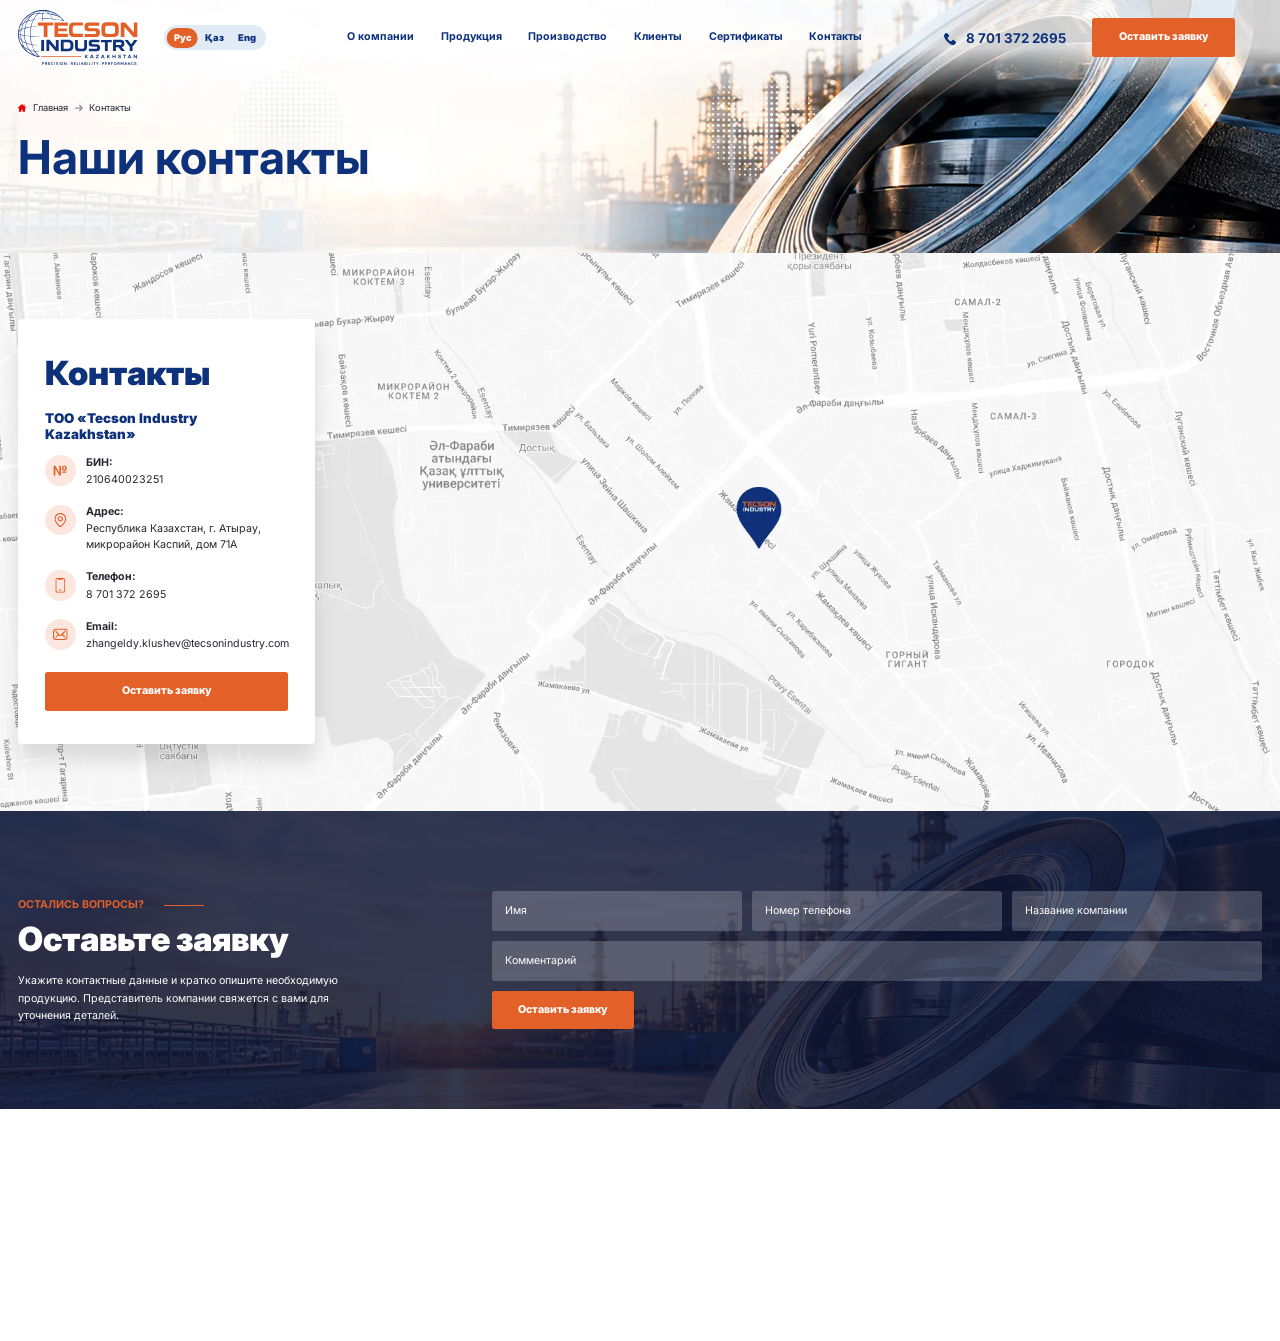
<file: contacts.html>
<!DOCTYPE html>
<html lang="en">

<head>
    <meta charset="UTF-8">
    <meta http-equiv="X-UA-Compatible" content="IE=edge">
    <meta name="viewport" content="width=device-width, initial-scale=1.0">
    <title>About</title>
    <link rel="stylesheet" href="css/swiper.css">
    <link rel="stylesheet" href="css/aos.css">
    <link rel="stylesheet" href="css/fancybox.css">
    <link rel="stylesheet" href="css/style.min.css">

    <link rel="preconnect" href="https://fonts.googleapis.com">
    <link rel="preconnect" href="https://fonts.gstatic.com" crossorigin>
    <link
        href="https://fonts.googleapis.com/css2?family=Inter:ital,opsz,wght@0,14..32,100..900;1,14..32,100..900&display=swap"
        rel="stylesheet">
</head>

<body>

    <header class="header">
        <div class="container">
            <div class="header__inner">
                <a class="header__logo logo" href="#">
                    <img src="images/logo.svg" alt="logo" data-aos="fade">
                </a>
                <div class="header__wrapper">
                    <div class="header__langs langs" data-aos="fade">
                        <ul class="langs__list">
                            <li class="langs__item langs__item--active">
                                Рус
                            </li>
                            <li class="langs__item">
                                <a class="langs__link" href="#">
                                    Қаз
                                </a>
                            </li>
                            <li class="langs__item">
                                <a class="langs__link" href="#">
                                    Eng
                                </a>
                            </li>
                        </ul>
                    </div>
                    <nav class="header__menu menu" data-aos="fade">
                        <ul class="menu__list">
                            <li class="menu__item">
                                <a class="menu__link" href="#">
                                    О компании
                                </a>
                            </li>
                            <li class="menu__item">
                                <a class="menu__link" href="#">
                                    Продукция
                                </a>
                            </li>
                            <li class="menu__item">
                                <a class="menu__link" href="#">
                                    Производство
                                </a>
                            </li>
                            <li class="menu__item">
                                <a class="menu__link" href="#">
                                    Клиенты
                                </a>
                            </li>
                            <li class="menu__item">
                                <a class="menu__link" href="#">
                                    Сертификаты
                                </a>
                            </li>
                            <li class="menu__item">
                                <a class="menu__link" href="#">
                                    Контакты
                                </a>
                            </li>
                        </ul>
                    </nav>
                    <div class="header__box" data-aos="fade">
                        <a class="header__phone header-phone" href="#">
                            <div class="header-phone__icon">
                                <svg width="18" height="18" viewBox="0 0 18 18" fill="none"
                                    xmlns="http://www.w3.org/2000/svg">
                                    <g clip-path="url(#clip0_5988_213742)">
                                        <path
                                            d="M17.51 13.2102L14.998 10.6982C14.1009 9.80111 12.5758 10.16 12.2169 11.3262C11.9478 12.1337 11.0507 12.5822 10.2433 12.4028C8.44901 11.9542 6.02677 9.62168 5.57821 7.73772C5.30907 6.93027 5.84734 6.03314 6.65476 5.76404C7.82102 5.40519 8.17987 3.88007 7.28275 2.98295L4.77079 0.470991C4.05309 -0.156997 2.97654 -0.156997 2.34855 0.470991L0.644012 2.17553C-1.06053 3.96978 0.823438 8.72455 5.03993 12.941C9.25642 17.1575 14.0112 19.1313 15.8054 17.337L17.51 15.6324C18.138 14.9147 18.138 13.8382 17.51 13.2102Z"
                                            fill="#0E317B" />
                                    </g>
                                    <defs>
                                        <clipPath id="clip0_5988_213742">
                                            <rect width="18" height="18" fill="white" />
                                        </clipPath>
                                    </defs>
                                </svg>
                            </div>
                            <span>
                                8 701 372 2695
                            </span>
                        </a>
                        <a class="header__link btn btn--orange" href="#">
                            Оставить заявку
                        </a>
                    </div>
                </div>
                <div class="header__burger">
                    <span></span>
                    <span></span>
                    <span></span>
                </div>
            </div>
        </div>
    </header>

    <div class="big-wrapper">
        <div class="wrapper">
            <main class="main">
                <section class="main__head head">
                    <picture class="head__bg">
                        <img src="images/head-bg.jpg" alt="img">
                    </picture>
                    <div class="container">
                        <div class="head__inner">
                            <div class="head__breadcrumbs breadcrumbs" data-aos="fade-right">
                                <ul class="breadcrumbs__list">
                                    <li class="breadcrumbs__item">
                                        <a class="breadcrumbs__link" href="#">
                                            <svg width="13" height="13" viewBox="0 0 13 13" fill="none"
                                                xmlns="http://www.w3.org/2000/svg">
                                                <g clip-path="url(#clip0_5988_171814)">
                                                    <path
                                                        d="M12.7817 5.81L6.949 0.495292C6.69298 0.261978 6.30692 0.262003 6.05101 0.495266L0.218309 5.81002C0.0132296 5.9969 -0.0545125 6.28483 0.0456788 6.54353C0.145895 6.80223 0.389899 6.96938 0.667342 6.96938H1.59892V12.2943C1.59892 12.5054 1.77011 12.6766 1.98123 12.6766H5.17826C5.38938 12.6766 5.56056 12.5055 5.56056 12.2943V9.06118H7.43952V12.2943C7.43952 12.5055 7.6107 12.6766 7.82182 12.6766H11.0187C11.2298 12.6766 11.401 12.5055 11.401 12.2943V6.96938H12.3328C12.6102 6.96938 12.8542 6.80221 12.9544 6.54353C13.0545 6.2848 12.9867 5.9969 12.7817 5.81Z"
                                                        fill="#F20000" />
                                                    <path
                                                        d="M11.3018 1.08594H8.73438L11.6841 3.7681V1.46822C11.6841 1.2571 11.513 1.08594 11.3018 1.08594Z"
                                                        fill="#F20000" />
                                                </g>
                                                <defs>
                                                    <clipPath id="clip0_5988_171814">
                                                        <rect width="13" height="13" fill="white" />
                                                    </clipPath>
                                                </defs>
                                            </svg>
                                            <span>
                                                Главная
                                            </span>
                                        </a>
                                    </li>
                                    <li class="breadcrumbs__item">
                                        <svg width="12" height="12" viewBox="0 0 12 12" fill="none"
                                            xmlns="http://www.w3.org/2000/svg">
                                            <g opacity="0.5">
                                                <path
                                                    d="M11.8082 6.46686L7.47455 10.8006C7.35085 10.9243 7.18597 10.9922 7.01017 10.9922C6.83417 10.9922 6.66939 10.9242 6.54569 10.8006L6.15223 10.407C6.02862 10.2835 5.96052 10.1185 5.96052 9.94264C5.96052 9.76683 6.02862 9.5963 6.15223 9.47279L8.6804 6.93905H0.648286C0.286143 6.93905 0 6.65554 0 6.2933V5.73692C0 5.37468 0.286143 5.06258 0.648286 5.06258H8.70908L6.15232 2.5147C6.02872 2.391 5.96062 2.23051 5.96062 2.05461C5.96062 1.8789 6.02872 1.71607 6.15232 1.59247L6.54578 1.20018C6.66949 1.07647 6.83427 1.00906 7.01027 1.00906C7.18607 1.00906 7.35095 1.07735 7.47465 1.20106L11.8083 5.53468C11.9323 5.65877 12.0005 5.82443 12 6.00052C12.0004 6.17721 11.9323 6.34296 11.8082 6.46686Z"
                                                    fill="#282732" />
                                            </g>
                                        </svg>
                                        <span>
                                            Контакты
                                        </span>
                                    </li>
                                </ul>
                            </div>
                            <h1 class="head__title" data-aos="fade-right">
                                Наши контакты
                            </h1>
                        </div>
                    </div>
                </section>
                <section class="main__contacts contacts">
                    <div class="container">
                        <div class="contacts__inner">
                            <div class="contacts__body" data-aos="fade-right">
                                <h2 class="contacts__title">
                                    Контакты
                                </h2>
                                <div class="contacts__subtitle">
                                    ТОО «Tecson Industry Kazakhstan»
                                </div>
                                <div class="contacts__connections connections">
                                    <ul class="connections__list">
                                        <li class="connections__item">
                                            <div class="connections__icon">
                                                <svg width="22" height="22" viewBox="0 0 22 22" fill="none"
                                                    xmlns="http://www.w3.org/2000/svg">
                                                    <path
                                                        d="M1 18.7372V4.19176H3.5071L9.34517 14.1989H9.46591V4.19176H12.0014V18.7372H9.52983L3.67045 8.76562H3.54972V18.7372H1ZM13.9474 14.4901V12.8494H20.2259V14.4901H13.9474ZM17.0795 11.6705C16.3646 11.6705 15.7443 11.5166 15.2188 11.2088C14.6979 10.901 14.2955 10.482 14.0114 9.9517C13.7273 9.4214 13.5852 8.82008 13.5852 8.14773V7.52273C13.5852 6.85511 13.7273 6.25616 14.0114 5.72585C14.2955 5.19081 14.6979 4.76941 15.2188 4.46165C15.7396 4.15388 16.3551 4 17.0653 4C17.785 4 18.4029 4.15388 18.919 4.46165C19.4399 4.76941 19.84 5.19081 20.1193 5.72585C20.4034 6.25616 20.5455 6.85511 20.5455 7.52273V8.14773C20.5455 8.81534 20.4058 9.4143 20.1264 9.9446C19.8518 10.4749 19.4541 10.8963 18.9332 11.2088C18.4171 11.5166 17.7992 11.6705 17.0795 11.6705ZM17.0795 9.90909C17.5294 9.90909 17.8774 9.75047 18.1236 9.43324C18.3745 9.11127 18.5 8.68277 18.5 8.14773V7.52273C18.5 6.99242 18.3769 6.57102 18.1307 6.25852C17.8845 5.94602 17.5294 5.78977 17.0653 5.78977C16.6061 5.78977 16.2533 5.94602 16.0071 6.25852C15.7656 6.57102 15.6449 6.99242 15.6449 7.52273V8.14773C15.6449 8.68277 15.768 9.11127 16.0142 9.43324C16.2604 9.75047 16.6155 9.90909 17.0795 9.90909Z"
                                                        fill="#E36028" />
                                                </svg>
                                            </div>
                                            <div class="connections__box">
                                                <div class="connections__suptext">
                                                    БИН:
                                                </div>
                                                <div class="connections__text">
                                                    210640023251
                                                </div>
                                            </div>
                                        </li>
                                        <li class="connections__item">
                                            <div class="connections__icon">
                                                <svg width="22" height="22" viewBox="0 0 22 22" fill="none"
                                                    xmlns="http://www.w3.org/2000/svg">
                                                    <g clip-path="url(#clip0_5988_184459)">
                                                        <path
                                                            d="M10.9721 22.0001C10.1822 21.2918 9.38376 20.6093 8.62395 19.8881C6.98415 18.3342 5.49459 16.6471 4.24542 14.7584C3.38688 13.4577 2.68288 12.0797 2.36522 10.5344C2.05615 9.0405 2.15488 7.56382 2.62707 6.11289C3.15078 4.49884 4.06083 3.14665 5.36151 2.0606C6.6579 0.978841 8.14747 0.309183 9.8259 0.0816704C11.3841 -0.128671 12.8909 0.0644997 14.3418 0.665475C15.7627 1.25357 16.9561 2.15504 17.909 3.36557C18.832 4.53748 19.4286 5.85962 19.6776 7.3363C19.9523 8.95894 19.7892 10.5386 19.1797 12.0711C18.5057 13.7625 17.5012 15.252 16.3637 16.66C14.8097 18.5874 13.0583 20.3217 11.1309 21.8756C11.1008 21.9014 11.0579 21.9314 10.9721 22.0001ZM10.9978 19.7379C11.045 19.7035 11.0794 19.6778 11.1094 19.652C12.2169 18.6561 13.2858 17.6216 14.2645 16.4969C15.5609 15.0073 16.7328 13.4405 17.5184 11.6075C18.2095 9.99347 18.3082 8.3365 17.7545 6.68811C16.8487 4.00089 14.9642 2.36108 12.1654 1.82879C10.766 1.56265 9.40093 1.76011 8.10454 2.34821C6.45186 3.09943 5.2499 4.30996 4.52015 5.96694C3.902 7.37494 3.73888 8.84304 4.08229 10.3498C4.38707 11.6891 5.04386 12.8653 5.79507 13.9943C7.06142 15.883 8.60678 17.5271 10.2595 19.0768C10.5041 19.3 10.7488 19.5146 10.9978 19.7379Z"
                                                            fill="#E36028" />
                                                        <path
                                                            d="M10.9935 12.8822C8.74418 12.8779 6.91979 11.045 6.92408 8.7956C6.92837 6.55053 8.77423 4.71326 11.015 4.72614C13.2601 4.73473 15.0931 6.57629 15.0845 8.81707C15.0759 11.0664 13.2429 12.8908 10.9935 12.8822ZM10.9978 11.1652C12.2985 11.1652 13.3588 10.1092 13.3631 8.81278C13.3631 7.51209 12.3028 6.44751 11.0064 6.44751C9.71003 6.44321 8.64545 7.5078 8.64115 8.80419C8.64115 10.1006 9.69715 11.1609 10.9978 11.1652Z"
                                                            fill="#E36028" />
                                                    </g>
                                                    <defs>
                                                        <clipPath id="clip0_5988_184459">
                                                            <rect width="17.6215" height="22" fill="white"
                                                                transform="translate(2.18921)" />
                                                        </clipPath>
                                                    </defs>
                                                </svg>
                                            </div>
                                            <div class="connections__box">
                                                <div class="connections__suptext">
                                                    Адрес:
                                                </div>
                                                <a class="connections__link" href="#">
                                                    Республика Казахстан, г. Атырау,
                                                    микрорайон Каспий, дом 71А
                                                </a>
                                            </div>
                                        </li>
                                        <li class="connections__item">
                                            <div class="connections__icon">
                                                <svg width="22" height="22" viewBox="0 0 22 22" fill="none"
                                                    xmlns="http://www.w3.org/2000/svg">
                                                    <g clip-path="url(#clip0_5988_184451)">
                                                        <path
                                                            d="M3.57401 11.0002C3.57401 8.28976 3.56921 5.57933 3.57401 2.86891C3.57881 1.43454 4.50947 0.3072 5.91505 0.0385566C6.10214 0.00497618 6.29883 0.000178968 6.48592 0.000178968C9.49377 0.000178968 12.4968 -0.00461824 15.5047 0.000178968C17.2077 0.000178968 18.4214 1.21387 18.4214 2.91688C18.4214 8.30415 18.4214 13.6914 18.4214 19.0787C18.4214 20.7817 17.2077 21.9954 15.5047 21.9954C12.4968 22.0002 9.49377 22.0002 6.48592 21.9954C4.7877 21.9954 3.57401 20.7769 3.56921 19.0787C3.57401 16.3874 3.57401 13.6914 3.57401 11.0002ZM5.11391 10.981C5.11391 13.677 5.11391 16.3683 5.11391 19.0643C5.11391 19.947 5.63681 20.4651 6.5147 20.4651C9.50336 20.4651 12.492 20.4651 15.4855 20.4651C15.6294 20.4651 15.7781 20.4603 15.9124 20.4267C16.5361 20.2732 16.8863 19.7695 16.8863 19.0403C16.8863 14.8427 16.8863 10.6452 16.8863 6.45242C16.8863 5.26272 16.8911 4.06821 16.8863 2.8785C16.8815 2.21649 16.4977 1.6888 15.8932 1.58326C15.5191 1.52089 15.1305 1.55927 14.7467 1.55447C14.6316 1.77035 14.5116 1.98622 14.3965 2.2021C14.3773 2.23568 14.3581 2.27406 14.3389 2.30764C14.1471 2.62425 13.8688 2.81134 13.4946 2.81134C11.8396 2.81614 10.1846 2.81614 8.52953 2.81134C8.13616 2.81134 7.84832 2.61466 7.66123 2.26926C7.56049 2.07737 7.46934 1.88068 7.3686 1.69359C7.33982 1.63603 7.27746 1.55447 7.22948 1.55447C6.82172 1.55927 6.40436 1.53049 6.01579 1.61684C5.44013 1.74636 5.11391 2.26446 5.11391 2.93127C5.11391 5.60812 5.11391 8.29455 5.11391 10.981Z"
                                                            fill="#E36028" />
                                                        <path
                                                            d="M11 18.9254C10.6642 18.9254 10.3284 18.9302 9.99261 18.9254C9.54647 18.9158 9.22026 18.604 9.21066 18.1866C9.20107 17.7549 9.51289 17.4095 9.96862 17.3951C10.6546 17.3807 11.3406 17.3807 12.0266 17.3951C12.4776 17.4047 12.7942 17.7549 12.7846 18.1866C12.775 18.604 12.4488 18.9158 12.0026 18.9254C11.6716 18.935 11.3358 18.9254 11 18.9254Z"
                                                            fill="#E36028" />
                                                    </g>
                                                    <defs>
                                                        <clipPath id="clip0_5988_184451">
                                                            <rect width="14.8522" height="22" fill="white"
                                                                transform="translate(3.57397)" />
                                                        </clipPath>
                                                    </defs>
                                                </svg>
                                            </div>
                                            <div class="connections__box">
                                                <div class="connections__suptext">
                                                    Телефон:
                                                </div>
                                                <a class="connections__link" href="tel:87013722695">
                                                    8 701 372 2695
                                                </a>
                                            </div>
                                        </li>
                                        <li class="connections__item">
                                            <div class="connections__icon">
                                                <svg width="22" height="22" viewBox="0 0 22 22" fill="none"
                                                    xmlns="http://www.w3.org/2000/svg">
                                                    <g clip-path="url(#clip0_5988_213202)">
                                                        <g clip-path="url(#clip1_5988_213202)">
                                                            <path
                                                                d="M10.9975 2.37598C13.1941 2.37598 15.3858 2.37598 17.5823 2.37598C20.1327 2.37598 22.0049 4.24822 22.0049 6.7986C22.0049 9.58485 22.0049 12.3662 22.0049 15.1524C22.0049 17.7028 20.1327 19.5751 17.5823 19.5751C13.1941 19.5751 8.80096 19.5751 4.41273 19.5751C1.86236 19.5751 -0.0098877 17.7028 -0.0098877 15.1524C-0.0098877 12.3465 -0.0098877 9.53571 -0.0098877 6.72489C-0.00497367 4.5922 1.41518 2.86246 3.50855 2.4546C3.79357 2.40055 4.09332 2.38089 4.38816 2.37598C6.59456 2.37598 8.79604 2.37598 10.9975 2.37598ZM10.9975 4.09589C8.80096 4.09589 6.6093 4.09589 4.41273 4.09589C2.81568 4.09589 1.71002 5.20154 1.71002 6.7986C1.71002 9.57994 1.71002 12.3662 1.71002 15.1475C1.71002 16.7397 2.82059 17.8502 4.41273 17.8502C8.80096 17.8502 13.1892 17.8502 17.5774 17.8502C19.1745 17.8502 20.2801 16.7397 20.2801 15.1475C20.2801 12.3662 20.2801 9.57994 20.2801 6.7986C20.2801 5.20645 19.1695 4.09589 17.5774 4.09589C15.3858 4.09589 13.1941 4.09589 10.9975 4.09589Z"
                                                                fill="#E36028" />
                                                            <path
                                                                d="M13.6019 12.219C13.3317 12.4696 13.0958 12.6809 12.8697 12.9069C11.8132 13.9635 10.1818 13.9635 9.13017 12.902C8.90412 12.676 8.66825 12.4647 8.4422 12.2485C8.2309 12.4548 7.99503 12.6711 7.7739 12.8971C6.84023 13.8652 5.91148 14.8332 4.98273 15.8013C4.59452 16.2092 4.06381 16.2485 3.69526 15.8947C3.32671 15.5458 3.35128 15.0101 3.73948 14.6072C4.8648 13.4377 5.98519 12.2681 7.1105 11.0986C7.14982 11.0593 7.18421 11.015 7.23827 10.9561C6.8992 10.6072 6.56505 10.2583 6.23089 9.9143C5.40042 9.05434 4.56504 8.1993 3.73457 7.33935C3.35128 6.94623 3.33162 6.42043 3.68543 6.06662C4.04415 5.70789 4.5847 5.73738 4.9729 6.13541C6.73212 7.9536 8.49626 9.76688 10.2555 11.5851C10.7764 12.1207 11.2285 12.1207 11.7493 11.5802C13.5135 9.76196 15.2727 7.94869 17.0319 6.1305C17.4103 5.73738 17.9361 5.70298 18.2997 6.04696C18.6683 6.39586 18.6535 6.93148 18.2604 7.33443C17.1449 8.48432 16.0245 9.63911 14.9091 10.789C14.8648 10.8332 14.8206 10.8824 14.7616 10.9512C15.1204 11.3246 15.4742 11.6981 15.828 12.0666C16.6437 12.9168 17.4644 13.7669 18.2801 14.617C18.6535 15.0101 18.6634 15.5458 18.2997 15.8898C17.9312 16.2337 17.4054 16.1993 17.0319 15.8062C15.9263 14.6563 14.8206 13.5015 13.715 12.3517C13.6658 12.3123 13.6314 12.2583 13.6019 12.219Z"
                                                                fill="#E36028" />
                                                        </g>
                                                    </g>
                                                    <defs>
                                                        <clipPath id="clip0_5988_213202">
                                                            <rect width="22" height="22" fill="white" />
                                                        </clipPath>
                                                        <clipPath id="clip1_5988_213202">
                                                            <rect width="22.0197" height="17.204" fill="white"
                                                                transform="translate(-0.0098877 2.37598)" />
                                                        </clipPath>
                                                    </defs>
                                                </svg>
                                            </div>
                                            <div class="connections__box">
                                                <div class="connections__suptext">
                                                    Email:
                                                </div>
                                                <a class="connections__link"
                                                    href="mailto:zhangeldy.klushev@tecsonindustry.com">
                                                    zhangeldy.klushev@tecsonindustry.com
                                                </a>
                                            </div>
                                        </li>
                                    </ul>
                                </div>
                                <a class="contacts__link btn btn--orange" href="#">
                                    Оставить заявку
                                </a>
                            </div>
                            <picture class="contacts__map" data-aos="zoom-out">
                                <img src="images/map-img.jpg" alt="img">
                            </picture>
                        </div>
                    </div>
                </section>
                <section class="main__application application">
                    <div class="container">
                        <picture class="application__bg">
                            <img src="images/application-bg.jpg" alt="bg">
                        </picture>
                        <div class="application__inner">
                            <div class="application__body" data-aos="fade-right">
                                <div class="application__titling titling titling--white">
                                    <div class="titling__suptext">
                                        Остались вопросы?
                                    </div>
                                    <h1 class="titling__title">
                                        Оставьте заявку
                                    </h1>
                                    <p class="titling__text">
                                        Укажите контактные данные и кратко опишите необходимую продукцию. Представитель
                                        компании свяжется с вами для уточнения деталей.
                                    </p>
                                </div>
                            </div>
                            <form class="application__form form" action="#" method="post" data-aos="fade">
                                <div class="form__inner">
                                    <input class="form__input" type="text" placeholder="Имя">
                                    <input class="form__input" type="tel" placeholder="Номер телефона">
                                    <input class="form__input" type="text" placeholder="Название компании">
                                    <input class="form__input" type="text" placeholder="Комментарий">
                                </div>
                                <button class="form__button btn btn--orange" type="submit">Оставить заявку</button>
                            </form>
                        </div>
                    </div>
                </section>
            </main>
            <footer class="footer" data-aos="fade">
                <div class="container">
                    <div class="footer__top">
                        <div class="footer__box">
                            <a class="footer__logo logo" href="#">
                                <img src="images/logo-white.svg" alt="logo">
                            </a>
                            <div class="footer__subtext">
                                ТОО «Tecson Industry Kazakhstan»
                            </div>
                        </div>
                        <div class="footer__column">
                            <div class="footer__suptitle">
                                Меню
                            </div>
                            <nav class="footer__nav nav">
                                <ul class="nav__list">
                                    <li class="nav__item">
                                        <a class="nav__link" href="#">
                                            О компании
                                        </a>
                                    </li>
                                    <li class="nav__item">
                                        <a class="nav__link" href="#">
                                            Клиенты
                                        </a>
                                    </li>
                                    <li class="nav__item">
                                        <a class="nav__link" href="#">
                                            Продукция
                                        </a>
                                    </li>
                                    <li class="nav__item">
                                        <a class="nav__link" href="#">
                                            Сертификаты
                                        </a>
                                    </li>
                                    <li class="nav__item">
                                        <a class="nav__link" href="#">
                                            Производство
                                        </a>
                                    </li>
                                    <li class="nav__item">
                                        <a class="nav__link" href="#">
                                            Контакты
                                        </a>
                                    </li>
                                </ul>
                            </nav>
                        </div>
                        <div class="footer__column">
                            <div class="footer__suptitle">
                                Контакты
                            </div>
                            <div class="footer__connections connections connections--additional">
                                <ul class="connections__list">
                                    <li class="connections__item">
                                        <div class="connections__icon">
                                            <svg width="22" height="22" viewBox="0 0 22 22" fill="none"
                                                xmlns="http://www.w3.org/2000/svg">
                                                <path
                                                    d="M1 18.7372V4.19176H3.5071L9.34517 14.1989H9.46591V4.19176H12.0014V18.7372H9.52983L3.67045 8.76562H3.54972V18.7372H1ZM13.9474 14.4901V12.8494H20.2259V14.4901H13.9474ZM17.0795 11.6705C16.3646 11.6705 15.7443 11.5166 15.2188 11.2088C14.6979 10.901 14.2955 10.482 14.0114 9.9517C13.7273 9.4214 13.5852 8.82008 13.5852 8.14773V7.52273C13.5852 6.85511 13.7273 6.25616 14.0114 5.72585C14.2955 5.19081 14.6979 4.76941 15.2188 4.46165C15.7396 4.15388 16.3551 4 17.0653 4C17.785 4 18.4029 4.15388 18.919 4.46165C19.4399 4.76941 19.84 5.19081 20.1193 5.72585C20.4034 6.25616 20.5455 6.85511 20.5455 7.52273V8.14773C20.5455 8.81534 20.4058 9.4143 20.1264 9.9446C19.8518 10.4749 19.4541 10.8963 18.9332 11.2088C18.4171 11.5166 17.7992 11.6705 17.0795 11.6705ZM17.0795 9.90909C17.5294 9.90909 17.8774 9.75047 18.1236 9.43324C18.3745 9.11127 18.5 8.68277 18.5 8.14773V7.52273C18.5 6.99242 18.3769 6.57102 18.1307 6.25852C17.8845 5.94602 17.5294 5.78977 17.0653 5.78977C16.6061 5.78977 16.2533 5.94602 16.0071 6.25852C15.7656 6.57102 15.6449 6.99242 15.6449 7.52273V8.14773C15.6449 8.68277 15.768 9.11127 16.0142 9.43324C16.2604 9.75047 16.6155 9.90909 17.0795 9.90909Z"
                                                    fill="#fff" />
                                            </svg>
                                        </div>
                                        <div class="connections__box">
                                            <div class="connections__suptext">
                                                БИН:
                                            </div>
                                            <div class="connections__text">
                                                210640023251
                                            </div>
                                        </div>
                                    </li>
                                    <li class="connections__item">
                                        <div class="connections__icon">
                                            <svg width="22" height="22" viewBox="0 0 22 22" fill="none"
                                                xmlns="http://www.w3.org/2000/svg">
                                                <g clip-path="url(#clip0_5988_213466)">
                                                    <g clip-path="url(#clip1_5988_213466)">
                                                        <path
                                                            d="M10.9976 2.37598C13.1942 2.37598 15.3859 2.37598 17.5824 2.37598C20.1328 2.37598 22.0051 4.24822 22.0051 6.7986C22.0051 9.58485 22.0051 12.3662 22.0051 15.1524C22.0051 17.7028 20.1328 19.5751 17.5824 19.5751C13.1942 19.5751 8.80108 19.5751 4.41286 19.5751C1.86248 19.5751 -0.00976562 17.7028 -0.00976562 15.1524C-0.00976562 12.3465 -0.00976562 9.53571 -0.00976562 6.72489C-0.0048516 4.5922 1.4153 2.86246 3.50868 2.4546C3.79369 2.40055 4.09344 2.38089 4.38829 2.37598C6.59468 2.37598 8.79617 2.37598 10.9976 2.37598ZM10.9976 4.09589C8.80108 4.09589 6.60943 4.09589 4.41286 4.09589C2.8158 4.09589 1.71014 5.20154 1.71014 6.7986C1.71014 9.57994 1.71014 12.3662 1.71014 15.1475C1.71014 16.7397 2.82071 17.8502 4.41286 17.8502C8.80108 17.8502 13.1893 17.8502 17.5775 17.8502C19.1746 17.8502 20.2802 16.7397 20.2802 15.1475C20.2802 12.3662 20.2802 9.57994 20.2802 6.7986C20.2802 5.20645 19.1697 4.09589 17.5775 4.09589C15.3859 4.09589 13.1942 4.09589 10.9976 4.09589Z"
                                                            fill="white" />
                                                        <path
                                                            d="M13.6021 12.219C13.3318 12.4696 13.0959 12.6809 12.8699 12.9069C11.8133 13.9635 10.1819 13.9635 9.13029 12.902C8.90425 12.676 8.66837 12.4647 8.44233 12.2485C8.23102 12.4548 7.99515 12.6711 7.77402 12.8971C6.84035 13.8652 5.9116 14.8332 4.98285 15.8013C4.59465 16.2092 4.06393 16.2485 3.69538 15.8947C3.32683 15.5458 3.3514 15.0101 3.73961 14.6072C4.86492 13.4377 5.98531 12.2681 7.11063 11.0986C7.14994 11.0593 7.18434 11.015 7.23839 10.9561C6.89932 10.6072 6.56517 10.2583 6.23102 9.9143C5.40055 9.05434 4.56516 8.1993 3.73469 7.33935C3.3514 6.94623 3.33174 6.42043 3.68555 6.06662C4.04427 5.70789 4.58482 5.73738 4.97303 6.13541C6.73225 7.9536 8.49638 9.76688 10.2556 11.5851C10.7765 12.1207 11.2286 12.1207 11.7495 11.5802C13.5136 9.76196 15.2728 7.94869 17.032 6.1305C17.4104 5.73738 17.9362 5.70298 18.2999 6.04696C18.6684 6.39586 18.6537 6.93148 18.2605 7.33443C17.1451 8.48432 16.0247 9.63911 14.9092 10.789C14.865 10.8332 14.8207 10.8824 14.7618 10.9512C15.1205 11.3246 15.4743 11.6981 15.8281 12.0666C16.6438 12.9168 17.4645 13.7669 18.2802 14.617C18.6537 15.0101 18.6635 15.5458 18.2999 15.8898C17.9313 16.2337 17.4055 16.1993 17.032 15.8062C15.9264 14.6563 14.8207 13.5015 13.7151 12.3517C13.6659 12.3123 13.6315 12.2583 13.6021 12.219Z"
                                                            fill="white" />
                                                    </g>
                                                </g>
                                                <defs>
                                                    <clipPath id="clip0_5988_213466">
                                                        <rect width="22" height="22" fill="white" />
                                                    </clipPath>
                                                    <clipPath id="clip1_5988_213466">
                                                        <rect width="22.0197" height="17.204" fill="white"
                                                            transform="translate(-0.00976562 2.37598)" />
                                                    </clipPath>
                                                </defs>
                                            </svg>
                                        </div>
                                        <div class="connections__box">
                                            <div class="connections__suptext">
                                                Email:
                                            </div>
                                            <a class="connections__link" href="#">
                                                zhangeldy.klushev@tecsonindustry.com
                                            </a>
                                        </div>
                                    </li>
                                    <li class="connections__item">
                                        <div class="connections__icon">
                                            <svg width="22" height="22" viewBox="0 0 22 22" fill="none"
                                                xmlns="http://www.w3.org/2000/svg">
                                                <g clip-path="url(#clip0_5988_213376)">
                                                    <path
                                                        d="M3.57389 11.0002C3.57389 8.28976 3.56909 5.57933 3.57389 2.86891C3.57869 1.43454 4.50934 0.3072 5.91493 0.0385566C6.10202 0.00497618 6.2987 0.000178968 6.48579 0.000178968C9.49364 0.000178968 12.4967 -0.00461824 15.5045 0.000178968C17.2076 0.000178968 18.4213 1.21387 18.4213 2.91688C18.4213 8.30415 18.4213 13.6914 18.4213 19.0787C18.4213 20.7817 17.2076 21.9954 15.5045 21.9954C12.4967 22.0002 9.49364 22.0002 6.48579 21.9954C4.78758 21.9954 3.57389 20.7769 3.56909 19.0787C3.57389 16.3874 3.57389 13.6914 3.57389 11.0002ZM5.11379 10.981C5.11379 13.677 5.11379 16.3683 5.11379 19.0643C5.11379 19.947 5.63669 20.4651 6.51458 20.4651C9.50324 20.4651 12.4919 20.4651 15.4854 20.4651C15.6293 20.4651 15.778 20.4603 15.9123 20.4267C16.5359 20.2732 16.8861 19.7695 16.8861 19.0403C16.8861 14.8427 16.8861 10.6452 16.8861 6.45242C16.8861 5.26272 16.8909 4.06821 16.8861 2.8785C16.8813 2.21649 16.4976 1.6888 15.8931 1.58326C15.5189 1.52089 15.1304 1.55927 14.7466 1.55447C14.6315 1.77035 14.5115 1.98622 14.3964 2.2021C14.3772 2.23568 14.358 2.27406 14.3388 2.30764C14.1469 2.62425 13.8687 2.81134 13.4945 2.81134C11.8395 2.81614 10.1844 2.81614 8.52941 2.81134C8.13603 2.81134 7.8482 2.61466 7.66111 2.26926C7.56037 2.07737 7.46922 1.88068 7.36848 1.69359C7.3397 1.63603 7.27733 1.55447 7.22936 1.55447C6.8216 1.55927 6.40424 1.53049 6.01567 1.61684C5.44 1.74636 5.11379 2.26446 5.11379 2.93127C5.11379 5.60812 5.11379 8.29455 5.11379 10.981Z"
                                                        fill="white" />
                                                    <path
                                                        d="M11 18.9254C10.6642 18.9254 10.3284 18.9302 9.99261 18.9254C9.54647 18.9158 9.22026 18.604 9.21066 18.1866C9.20107 17.7549 9.51289 17.4095 9.96862 17.3951C10.6546 17.3807 11.3406 17.3807 12.0266 17.3951C12.4776 17.4047 12.7942 17.7549 12.7846 18.1866C12.775 18.604 12.4488 18.9158 12.0026 18.9254C11.6716 18.935 11.3358 18.9254 11 18.9254Z"
                                                        fill="white" />
                                                </g>
                                                <defs>
                                                    <clipPath id="clip0_5988_213376">
                                                        <rect width="14.8522" height="22" fill="white"
                                                            transform="translate(3.57397)" />
                                                    </clipPath>
                                                </defs>
                                            </svg>
                                        </div>
                                        <div class="connections__box">
                                            <div class="connections__suptext">
                                                Телефон:
                                            </div>
                                            <a class="connections__link" href="tel:87013722695">
                                                8 701 372 2695
                                            </a>
                                        </div>
                                    </li>
                                </ul>
                            </div>
                        </div>
                    </div>
                    <div class="footer__bottom">
                        <p class="footer__copy">
                            © 2026, TOO KTZ LOGISTICS
                        </p>
                        <a class="footer__policy" href="#">
                            Политика конфиденциальности
                        </a>
                        <div class="footer__develoer">
                            <p class="footer__developer-text">
                                Разработка:
                            </p>
                            <div class="footer__developer-logo">
                                <svg width="112" height="30" viewBox="0 0 112 30" fill="none"
                                    xmlns="http://www.w3.org/2000/svg">
                                    <g clip-path="url(#clip0_5605_55528)">
                                        <path d="M98.0195 26.0117L100.181 29.6611H98.0195V26.0117Z" fill="#FFE100" />
                                        <path
                                            d="M111.174 9.06641V21.0302H104.145V23.6555H107.158L103.85 29.2223V29.6648H103.686L100.723 25.1473L103.416 21.0302H100.074L98.0179 24.4141V17.916H95.0469V29.6648H93.4624V26.9004H90.5801V9.06641H111.174Z"
                                            fill="#FFE100" />
                                        <path d="M108.01 27.0192L111.175 21.6758V27.0192H108.01Z" fill="#FFE100" />
                                        <path
                                            d="M23.4381 25.6589V13.9648H19.0723V29.6033H29.0007V25.6589H23.4381V25.6589Z"
                                            fill="white" />
                                        <path
                                            d="M38.2877 13.5703C33.2603 13.5703 29.6699 17.009 29.6699 21.7878C29.6699 26.5665 33.2603 30.001 38.2877 30.001C43.2983 30.001 46.8718 26.5749 46.8718 21.7878C46.8718 16.9921 43.2983 13.5703 38.2877 13.5703ZM38.2877 25.9892C35.9068 25.9892 34.1579 24.2193 34.1579 21.7878C34.1579 19.352 35.9068 17.5779 38.2877 17.5779C40.6645 17.5779 42.388 19.3394 42.388 21.7878C42.388 24.2361 40.6645 25.9892 38.2877 25.9892Z"
                                            fill="white" />
                                        <path
                                            d="M58.8528 13.9648V22.1696L52.8477 13.9648H49.0762V29.6033H53.2565V21.1161L59.4638 29.6033H63.0289V13.9648H58.8528Z"
                                            fill="white" />
                                        <path d="M66.0586 13.9648V29.6033H70.4244V13.9648H66.0586Z" fill="white" />
                                        <path
                                            d="M83.2317 13.9648V22.1696L77.2266 13.9648H73.4551V29.6033H77.6313V21.1161L83.8428 29.6033H87.4079V13.9648H83.2317Z"
                                            fill="white" />
                                        <path
                                            d="M2.58677 5.3609C1.49529 5.1797 0.530248 5.01537 0.530248 4.01242C0.530248 3.1696 1.31411 2.6049 2.51095 2.6049C3.72033 2.6049 4.46201 3.16538 4.52951 4.10933H4.90873C4.84556 2.95468 3.93947 2.23828 2.51516 2.23828C1.10341 2.23828 0.142584 2.9589 0.142584 4.02082C0.142584 5.33561 1.33942 5.54212 2.49829 5.7444C3.60233 5.92982 4.69381 6.13208 4.69381 7.29517C4.69381 8.22227 3.84677 8.82067 2.5699 8.82067C1.30146 8.82067 0.505041 8.24334 0.399691 7.24461H0.0078125C0.113162 8.45827 1.0529 9.19573 2.56146 9.19573C4.07436 9.19573 5.08569 8.43298 5.08569 7.28255C5.08569 5.79496 3.7583 5.55476 2.58677 5.3609Z"
                                            fill="white" />
                                        <path
                                            d="M9.3554 8.68752C8.31032 8.68752 7.71185 8.07225 7.71185 7.01454V2.72881H10.1434V2.37906H7.71185V0.398438H7.31575V2.37906H5.77344V2.72881H7.31575V7.03139C7.31575 8.29983 8.07431 9.0668 9.32166 9.0668H10.1982V8.68752H9.3554Z"
                                            fill="white" />
                                        <path
                                            d="M16.7211 2.36719V6.21042C16.7211 7.80757 15.794 8.80631 14.298 8.80631C12.802 8.80631 11.8707 7.81177 11.8707 6.21042V2.36719H11.4746V6.25677C11.4746 8.04356 12.5702 9.19399 14.298 9.19399C16.0257 9.19399 17.1172 8.04356 17.1172 6.25677V2.36719H16.7211Z"
                                            fill="white" />
                                        <path
                                            d="M25.2832 0V4.05394C24.7311 2.95407 23.627 2.23767 22.2532 2.23767C20.2937 2.23767 18.8398 3.73366 18.8398 5.7185C18.8398 7.6949 20.2937 9.19511 22.2532 9.19511C23.6354 9.19511 24.7438 8.47028 25.2916 7.35779L25.3464 9.06448H25.6793V0H25.2832ZM22.2743 8.80743C20.5424 8.80743 19.2402 7.47576 19.2402 5.71851C19.2402 3.94859 20.5424 2.62536 22.2743 2.62536C24.0231 2.62536 25.3 3.93596 25.3 5.71851C25.3 7.49683 24.0231 8.80743 22.2743 8.80743Z"
                                            fill="white" />
                                        <path
                                            d="M28.1201 2.37008V9.06625H28.5162V2.37008H28.1201ZM28.0273 0.191406V0.88252H28.6089V0.191406H28.0273Z"
                                            fill="white" />
                                        <path
                                            d="M33.8503 2.23828C31.8613 2.23828 30.3652 3.71321 30.3652 5.71911C30.3652 7.70814 31.8613 9.19572 33.8503 9.19572C35.8478 9.19572 37.3353 7.70815 37.3353 5.71911C37.3353 3.72586 35.8477 2.23828 33.8503 2.23828ZM33.8503 8.80804C32.0888 8.80804 30.7656 7.48903 30.7656 5.71912C30.7656 3.93657 32.0804 2.62597 33.8503 2.62597C35.6202 2.62597 36.9308 3.94498 36.9308 5.71912C36.9308 7.48903 35.6202 8.80804 33.8503 8.80804Z"
                                            fill="white" />
                                        <path
                                            d="M8.65456 23.5357C9.62121 23.5357 10.4048 22.7521 10.4048 21.7854C10.4048 20.8188 9.62121 20.0352 8.65456 20.0352C7.68792 20.0352 6.9043 20.8188 6.9043 21.7854C6.9043 22.7521 7.68792 23.5357 8.65456 23.5357Z"
                                            fill="#FFE100" />
                                        <path
                                            d="M12.4897 23.5366V25.7827H8.49479C6.29505 25.7827 4.49564 23.9917 4.49564 21.7878C4.49564 19.5796 6.29506 17.7886 8.49479 17.7886C10.0751 17.7886 11.4404 18.7073 12.0894 20.0347H16.5226C15.7219 16.339 12.4308 13.5703 8.49479 13.5703C3.96044 13.5703 0.277344 17.245 0.277344 21.7878C0.277337 26.3221 3.96044 30.001 8.49479 30.001H16.7122V23.5366H12.4897Z"
                                            fill="white" />
                                    </g>
                                    <defs>
                                        <clipPath id="clip0_5605_55528">
                                            <rect width="111.183" height="30" fill="white" />
                                        </clipPath>
                                    </defs>
                                </svg>
                            </div>
                        </div>
                    </div>
                </div>
            </footer>
        </div>
    </div>

    <script src="js/jquery.js"></script>
    <script src="js/aos.js"></script>
    <script src="js/swiper.js"></script>
    <script src="js/fancybox.js"></script>
    <script src="js/main.min.js"></script>
</body>

</html>
</file>
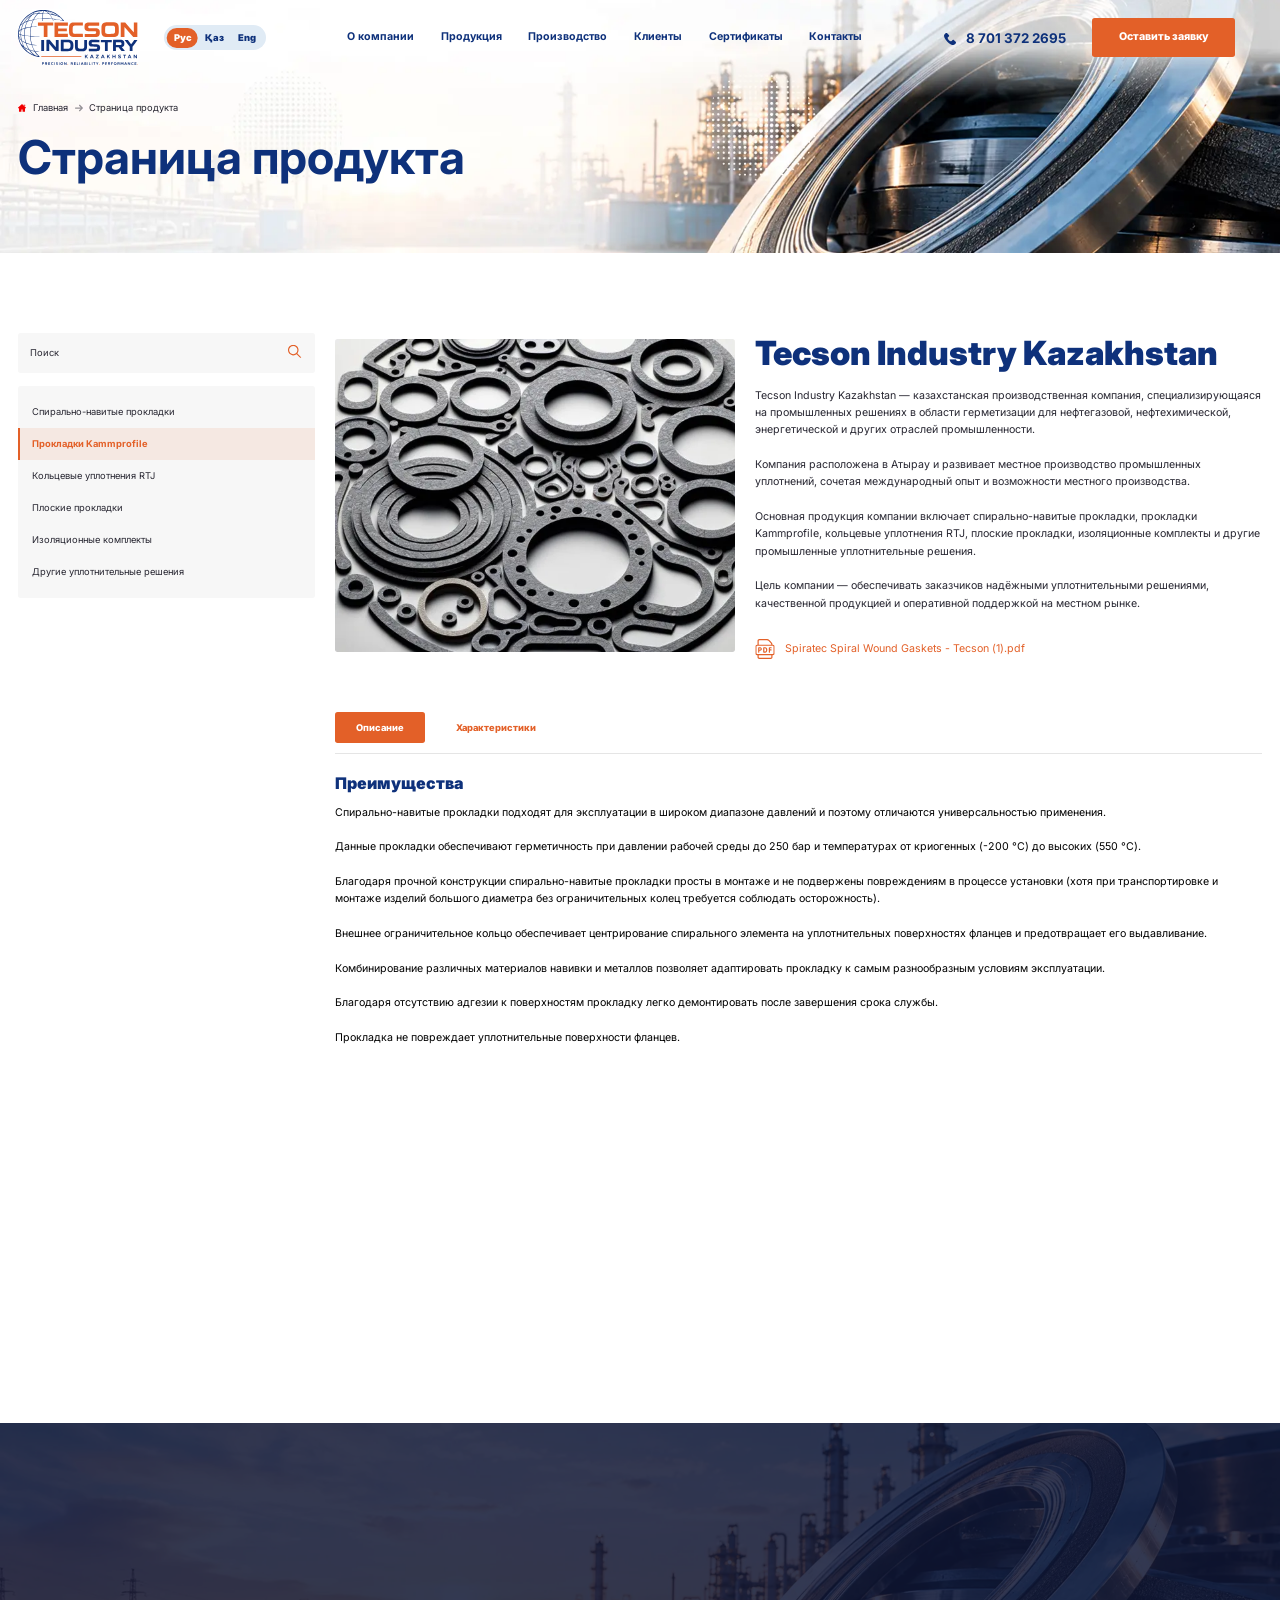
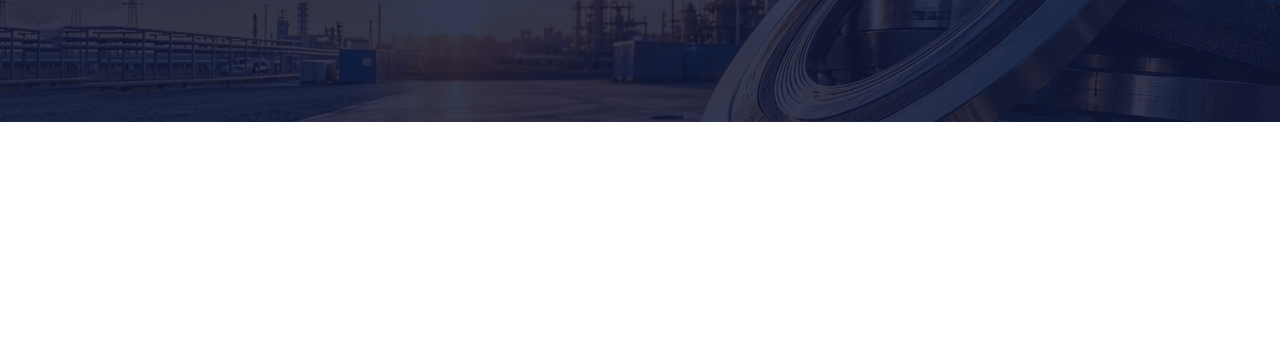
<file: offer.html>
<!DOCTYPE html>
<html lang="en">

<head>
    <meta charset="UTF-8">
    <meta http-equiv="X-UA-Compatible" content="IE=edge">
    <meta name="viewport" content="width=device-width, initial-scale=1.0">
    <title>About</title>
    <link rel="stylesheet" href="css/swiper.css">
    <link rel="stylesheet" href="css/aos.css">
    <link rel="stylesheet" href="css/fancybox.css">
    <link rel="stylesheet" href="css/style.min.css">

    <link rel="preconnect" href="https://fonts.googleapis.com">
    <link rel="preconnect" href="https://fonts.gstatic.com" crossorigin>
    <link
        href="https://fonts.googleapis.com/css2?family=Inter:ital,opsz,wght@0,14..32,100..900;1,14..32,100..900&display=swap"
        rel="stylesheet">
</head>

<body>

    <header class="header">
        <div class="container">
            <div class="header__inner">
                <a class="header__logo logo" href="#">
                    <img src="images/logo.svg" alt="logo" data-aos="fade">
                </a>
                <div class="header__wrapper">
                    <div class="header__langs langs" data-aos="fade">
                        <ul class="langs__list">
                            <li class="langs__item langs__item--active">
                                Рус
                            </li>
                            <li class="langs__item">
                                <a class="langs__link" href="#">
                                    Қаз
                                </a>
                            </li>
                            <li class="langs__item">
                                <a class="langs__link" href="#">
                                    Eng
                                </a>
                            </li>
                        </ul>
                    </div>
                    <nav class="header__menu menu" data-aos="fade">
                        <ul class="menu__list">
                            <li class="menu__item">
                                <a class="menu__link" href="#">
                                    О компании
                                </a>
                            </li>
                            <li class="menu__item">
                                <a class="menu__link" href="#">
                                    Продукция
                                </a>
                            </li>
                            <li class="menu__item">
                                <a class="menu__link" href="#">
                                    Производство
                                </a>
                            </li>
                            <li class="menu__item">
                                <a class="menu__link" href="#">
                                    Клиенты
                                </a>
                            </li>
                            <li class="menu__item">
                                <a class="menu__link" href="#">
                                    Сертификаты
                                </a>
                            </li>
                            <li class="menu__item">
                                <a class="menu__link" href="#">
                                    Контакты
                                </a>
                            </li>
                        </ul>
                    </nav>
                    <div class="header__box" data-aos="fade">
                        <a class="header__phone header-phone" href="#">
                            <div class="header-phone__icon">
                                <svg width="18" height="18" viewBox="0 0 18 18" fill="none"
                                    xmlns="http://www.w3.org/2000/svg">
                                    <g clip-path="url(#clip0_5988_213742)">
                                        <path
                                            d="M17.51 13.2102L14.998 10.6982C14.1009 9.80111 12.5758 10.16 12.2169 11.3262C11.9478 12.1337 11.0507 12.5822 10.2433 12.4028C8.44901 11.9542 6.02677 9.62168 5.57821 7.73772C5.30907 6.93027 5.84734 6.03314 6.65476 5.76404C7.82102 5.40519 8.17987 3.88007 7.28275 2.98295L4.77079 0.470991C4.05309 -0.156997 2.97654 -0.156997 2.34855 0.470991L0.644012 2.17553C-1.06053 3.96978 0.823438 8.72455 5.03993 12.941C9.25642 17.1575 14.0112 19.1313 15.8054 17.337L17.51 15.6324C18.138 14.9147 18.138 13.8382 17.51 13.2102Z"
                                            fill="#0E317B" />
                                    </g>
                                    <defs>
                                        <clipPath id="clip0_5988_213742">
                                            <rect width="18" height="18" fill="white" />
                                        </clipPath>
                                    </defs>
                                </svg>
                            </div>
                            <span>
                                8 701 372 2695
                            </span>
                        </a>
                        <a class="header__link btn btn--orange" href="#">
                            Оставить заявку
                        </a>
                    </div>
                </div>
                <div class="header__burger">
                    <span></span>
                    <span></span>
                    <span></span>
                </div>
            </div>
        </div>
    </header>

    <div class="big-wrapper">
        <div class="wrapper">
            <main class="main">
                <section class="main__head head">
                    <picture class="head__bg">
                        <img src="images/head-bg.jpg" alt="img">
                    </picture>
                    <div class="container">
                        <div class="head__inner">
                            <div class="head__breadcrumbs breadcrumbs" data-aos="fade-right">
                                <ul class="breadcrumbs__list">
                                    <li class="breadcrumbs__item">
                                        <a class="breadcrumbs__link" href="#">
                                            <svg width="13" height="13" viewBox="0 0 13 13" fill="none"
                                                xmlns="http://www.w3.org/2000/svg">
                                                <g clip-path="url(#clip0_5988_171814)">
                                                    <path
                                                        d="M12.7817 5.81L6.949 0.495292C6.69298 0.261978 6.30692 0.262003 6.05101 0.495266L0.218309 5.81002C0.0132296 5.9969 -0.0545125 6.28483 0.0456788 6.54353C0.145895 6.80223 0.389899 6.96938 0.667342 6.96938H1.59892V12.2943C1.59892 12.5054 1.77011 12.6766 1.98123 12.6766H5.17826C5.38938 12.6766 5.56056 12.5055 5.56056 12.2943V9.06118H7.43952V12.2943C7.43952 12.5055 7.6107 12.6766 7.82182 12.6766H11.0187C11.2298 12.6766 11.401 12.5055 11.401 12.2943V6.96938H12.3328C12.6102 6.96938 12.8542 6.80221 12.9544 6.54353C13.0545 6.2848 12.9867 5.9969 12.7817 5.81Z"
                                                        fill="#F20000" />
                                                    <path
                                                        d="M11.3018 1.08594H8.73438L11.6841 3.7681V1.46822C11.6841 1.2571 11.513 1.08594 11.3018 1.08594Z"
                                                        fill="#F20000" />
                                                </g>
                                                <defs>
                                                    <clipPath id="clip0_5988_171814">
                                                        <rect width="13" height="13" fill="white" />
                                                    </clipPath>
                                                </defs>
                                            </svg>
                                            <span>
                                                Главная
                                            </span>
                                        </a>
                                    </li>
                                    <li class="breadcrumbs__item">
                                        <svg width="12" height="12" viewBox="0 0 12 12" fill="none"
                                            xmlns="http://www.w3.org/2000/svg">
                                            <g opacity="0.5">
                                                <path
                                                    d="M11.8082 6.46686L7.47455 10.8006C7.35085 10.9243 7.18597 10.9922 7.01017 10.9922C6.83417 10.9922 6.66939 10.9242 6.54569 10.8006L6.15223 10.407C6.02862 10.2835 5.96052 10.1185 5.96052 9.94264C5.96052 9.76683 6.02862 9.5963 6.15223 9.47279L8.6804 6.93905H0.648286C0.286143 6.93905 0 6.65554 0 6.2933V5.73692C0 5.37468 0.286143 5.06258 0.648286 5.06258H8.70908L6.15232 2.5147C6.02872 2.391 5.96062 2.23051 5.96062 2.05461C5.96062 1.8789 6.02872 1.71607 6.15232 1.59247L6.54578 1.20018C6.66949 1.07647 6.83427 1.00906 7.01027 1.00906C7.18607 1.00906 7.35095 1.07735 7.47465 1.20106L11.8083 5.53468C11.9323 5.65877 12.0005 5.82443 12 6.00052C12.0004 6.17721 11.9323 6.34296 11.8082 6.46686Z"
                                                    fill="#282732" />
                                            </g>
                                        </svg>
                                        <span>
                                            Страница продукта
                                        </span>
                                    </li>
                                </ul>
                            </div>
                            <h1 class="head__title" data-aos="fade-right">
                                Страница продукта
                            </h1>
                        </div>
                    </div>
                </section>
                <section class="main__offer offer">
                    <div class="container">
                        <div class="offer__inner">
                            <aside class="offer__aside aside">
                                <form class="aside__search search" action="#" method="post" data-aos="fade-up">
                                    <input class="search__input" type="search" placeholder="Поиск">
                                    <button class="search__btn" type="submit">
                                        <svg width="20" height="20" viewBox="0 0 20 20" fill="none"
                                            xmlns="http://www.w3.org/2000/svg">
                                            <g clip-path="url(#clip0_5988_169723)">
                                                <path
                                                    d="M19.7556 18.5773L14.0682 12.8899C15.1699 11.5291 15.8332 9.79991 15.8332 7.9166C15.8332 3.55165 12.2815 0 7.91656 0C3.55161 0 0 3.55161 0 7.91657C0 12.2815 3.55164 15.8332 7.9166 15.8332C9.7999 15.8332 11.5291 15.1699 12.8899 14.0682L18.5773 19.7556C18.7398 19.9181 18.9531 19.9998 19.1665 19.9998C19.3798 19.9998 19.5932 19.9181 19.7557 19.7556C20.0815 19.4298 20.0815 18.9031 19.7556 18.5773ZM7.9166 14.1665C4.46996 14.1665 1.66666 11.3632 1.66666 7.91657C1.66666 4.46992 4.46996 1.66662 7.9166 1.66662C11.3632 1.66662 14.1665 4.46992 14.1665 7.91657C14.1665 11.3632 11.3632 14.1665 7.9166 14.1665Z"
                                                    fill="#E36028" />
                                            </g>
                                            <defs>
                                                <clipPath id="clip0_5988_169723">
                                                    <rect width="20" height="20" fill="white" />
                                                </clipPath>
                                            </defs>
                                        </svg>
                                    </button>
                                </form>
                                <nav class="aside__links links"data-aos="fade-up">
                                    <ul class="links__list">
                                        <li class="links__item">
                                            <a class="links__link" href="#">
                                                Спирально-навитые прокладки
                                            </a>
                                        </li>
                                        <li class="links__item links__item--active">
                                            <a class="links__link" href="#">
                                                Прокладки Kammprofile
                                            </a>
                                        </li>
                                        <li class="links__item">
                                            <a class="links__link" href="#">
                                                Кольцевые уплотнения RTJ
                                            </a>
                                        </li>
                                        <li class="links__item">
                                            <a class="links__link" href="#">
                                                Плоские прокладки
                                            </a>
                                        </li>
                                        <li class="links__item">
                                            <a class="links__link" href="#">
                                                Изоляционные комплекты
                                            </a>
                                        </li>
                                        <li class="links__item">
                                            <a class="links__link" href="#">
                                                Другие уплотнительные решения
                                            </a>
                                        </li>
                                    </ul>
                                </nav>
                            </aside>
                            <div class="offer__body">
                                <div class="offer__content">
                                    <picture class="offer__img" data-aos="zoom-in">
                                        <img src="images/offer-img.jpg" alt="img">
                                    </picture>
                                    <div class="offer__info">
                                        <div class="offer__titling titling" data-aos="fade-right">
                                            <h2 class="titling__title">
                                                Tecson Industry Kazakhstan
                                            </h2>
                                            <picture class="offer__img">
                                                <img src="images/offer-img.jpg" alt="img">
                                            </picture>
                                            <p class="titling__text">
                                                Tecson Industry Kazakhstan — казахстанская производственная компания,
                                                специализирующаяся на промышленных решениях в области герметизации для
                                                нефтегазовой, нефтехимической, энергетической и других отраслей
                                                промышленности.
                                                <br> <br>
                                                Компания расположена в Атырау и развивает местное производство
                                                промышленных уплотнений, сочетая международный опыт и возможности
                                                местного производства.
                                                <br> <br>
                                                Основная продукция компании включает спирально-навитые прокладки,
                                                прокладки Kammprofile, кольцевые уплотнения RTJ, плоские прокладки,
                                                изоляционные комплекты и другие промышленные уплотнительные решения.
                                                <br> <br>
                                                Цель компании — обеспечивать заказчиков надёжными уплотнительными
                                                решениями, качественной продукцией и оперативной поддержкой на местном
                                                рынке.
                                            </p>
                                        </div>
                                        <div class="offer__wrp" data-aos="fade-right">
                                            <a class="offer__file" download="#" href="#">
                                                <svg width="29" height="30" viewBox="0 0 29 30" fill="none"
                                                    xmlns="http://www.w3.org/2000/svg">
                                                    <g clip-path="url(#clip0_5988_169707)">
                                                        <path
                                                            d="M3.29426 24.3026C3.01916 24.3026 2.78431 24.3093 2.54947 24.3026C1.16724 24.2624 0.0198539 23.1511 0.0131441 21.7719C-0.00698552 18.1901 -0.00698552 14.6083 0.0131441 11.0266C0.0198539 9.6474 1.17395 8.53604 2.55618 8.49587C2.79102 8.48918 3.01916 8.49587 3.29426 8.49587C3.29426 8.34858 3.29426 8.22807 3.29426 8.10756C3.29426 6.33341 3.29426 4.55925 3.29426 2.78509C3.29426 1.10466 4.39468 0 6.08556 0C9.91018 0 13.7348 0 17.5594 0C18.8947 0 20.0152 0.482035 20.9345 1.4528C21.9745 2.55746 23.0011 3.68221 24.0814 4.74671C25.1214 5.77773 25.7857 6.94265 25.7119 8.49587C25.9534 8.49587 26.1749 8.49587 26.3896 8.49587C27.8523 8.52265 28.993 9.6407 28.9997 11.0935C29.0131 14.6284 29.0131 18.1634 28.9997 21.705C28.993 23.1578 27.8523 24.2758 26.3896 24.3026C26.1816 24.3093 25.9669 24.3026 25.7119 24.3026C25.7119 24.4499 25.7119 24.5637 25.7119 24.6842C25.7119 25.5746 25.7186 26.4718 25.7119 27.3622C25.6918 28.8351 24.5645 29.9866 23.0951 29.9866C17.3715 29.9933 11.648 29.9933 5.91782 29.9866C4.44836 29.9866 3.31439 28.8284 3.30097 27.3622C3.28755 26.3647 3.29426 25.3604 3.29426 24.3026ZM14.4796 22.5619C18.3713 22.5619 22.263 22.5619 26.148 22.5619C26.8995 22.5619 27.2417 22.2205 27.2417 21.4907C27.2417 18.1031 27.2417 14.7088 27.2417 11.3211C27.2417 10.6048 26.8928 10.2566 26.1749 10.2566C18.3914 10.2566 10.6147 10.2566 2.83128 10.2566C2.0932 10.2566 1.751 10.5981 1.751 11.3479C1.751 14.7155 1.751 18.083 1.751 21.4506C1.751 22.2339 2.07978 22.5686 2.87154 22.5686C6.74313 22.5619 10.6147 22.5619 14.4796 22.5619ZM23.9472 8.48918C23.9875 7.6657 23.7392 6.97612 23.189 6.39366C22.0081 5.1484 20.8204 3.90315 19.6395 2.65119C19.0557 2.02856 18.3378 1.74738 17.4856 1.74738C13.6945 1.75407 9.91018 1.74738 6.11911 1.74738C5.39445 1.74738 5.04554 2.08882 5.04554 2.80518C5.04554 4.59272 5.04554 6.37358 5.04554 8.16112C5.04554 8.26824 5.04554 8.37536 5.04554 8.48918C11.3662 8.48918 17.6332 8.48918 23.9472 8.48918ZM23.9539 24.3294C17.6332 24.3294 11.3461 24.3294 5.03883 24.3294C5.03883 25.2667 5.03883 26.1772 5.03883 27.0944C5.03883 27.9246 5.35419 28.2459 6.19292 28.2459C11.7286 28.2459 17.2575 28.2459 22.7931 28.2459C22.8938 28.2459 22.9944 28.2526 23.0951 28.2392C23.5715 28.1991 23.9405 27.8509 23.9472 27.3689C23.9673 26.3713 23.9539 25.3671 23.9539 24.3294Z"
                                                            fill="#E36028" />
                                                        <path
                                                            d="M11.748 16.3358C11.748 15.3114 11.748 14.2871 11.748 13.2561C11.748 12.5799 12.0768 12.2519 12.7545 12.2452C13.3383 12.2452 13.9153 12.2385 14.4991 12.2452C15.7673 12.2586 16.7804 12.7875 17.3642 13.9055C18.2432 15.5859 18.2365 17.2998 17.2367 18.9401C16.6261 19.9443 15.6733 20.4398 14.4924 20.4665C13.9086 20.4799 13.3316 20.4799 12.7478 20.4799C12.097 20.4732 11.7615 20.1385 11.7615 19.4824C11.7548 18.4313 11.7615 17.3869 11.7615 16.3358C11.748 16.3358 11.748 16.3358 11.748 16.3358ZM13.5262 14.0193C13.5262 15.5993 13.5262 17.1392 13.5262 18.7058C13.8617 18.7058 14.1703 18.7125 14.479 18.7058C15.1097 18.6991 15.5727 18.4045 15.8478 17.8555C16.3376 16.8781 16.3175 15.8805 15.8813 14.8897C15.6666 14.4009 15.264 14.093 14.7272 14.0327C14.3381 13.9858 13.9355 14.0193 13.5262 14.0193Z"
                                                            fill="#E36028" />
                                                        <path
                                                            d="M5.99161 17.7522C5.99161 18.482 5.99832 19.1515 5.99161 19.8143C5.9849 20.1959 5.79032 20.4637 5.4347 20.611C5.0992 20.7516 4.77042 20.6846 4.54228 20.4302C4.38796 20.2628 4.25376 20.0017 4.25376 19.7875C4.23363 17.5581 4.23363 15.3287 4.24034 13.0993C4.24034 12.644 4.5557 12.2691 4.99185 12.2624C5.83729 12.249 6.69615 12.2021 7.52817 12.3227C8.88356 12.5168 9.85649 13.7888 9.76926 15.1144C9.67533 16.5739 8.58833 17.6786 7.15242 17.7522C6.77667 17.7656 6.40092 17.7522 5.99161 17.7522ZM6.00503 15.9781C6.06542 15.9915 6.10568 16.0049 6.14594 16.0049C6.43446 16.0049 6.72299 16.0116 7.01822 15.9982C7.50804 15.9781 7.93076 15.6032 7.99786 15.1479C8.07167 14.6592 7.78986 14.1705 7.27991 14.0566C6.8706 13.9696 6.43446 13.9897 6.00503 13.9696C6.00503 14.6927 6.00503 15.3287 6.00503 15.9781Z"
                                                            fill="#E36028" />
                                                        <path
                                                            d="M21.9545 17.1886C21.9545 17.838 21.9545 18.4473 21.9545 19.0565C21.9545 19.2707 21.9612 19.4783 21.9545 19.6925C21.9344 20.2013 21.572 20.5629 21.0755 20.5629C20.5857 20.5629 20.2166 20.2013 20.2032 19.6925C20.1898 18.9896 20.2032 18.2866 20.2032 17.5836C20.2032 16.1241 20.2032 14.6646 20.2032 13.1984C20.2032 12.5222 20.5387 12.1875 21.2097 12.1875C22.035 12.1875 22.867 12.1875 23.6924 12.1875C24.2694 12.1875 24.6586 12.549 24.6519 13.0779C24.6452 13.5867 24.2694 13.9349 23.6991 13.9416C23.1287 13.9483 22.5651 13.9416 21.9813 13.9416C21.9813 14.4437 21.9813 14.9056 21.9813 15.4278C22.1826 15.4278 22.3906 15.4278 22.5986 15.4278C22.9543 15.4345 23.3166 15.4145 23.6722 15.4479C24.1486 15.5015 24.464 15.8965 24.4506 16.3451C24.4371 16.7936 24.0882 17.1551 23.6118 17.1819C23.2025 17.202 22.7865 17.1886 22.3705 17.1886C22.2363 17.1886 22.1155 17.1886 21.9545 17.1886Z"
                                                            fill="#E36028" />
                                                    </g>
                                                    <defs>
                                                        <clipPath id="clip0_5988_169707">
                                                            <rect width="29" height="30" fill="white" />
                                                        </clipPath>
                                                    </defs>
                                                </svg>
                                                <span>
                                                    Spiratec Spiral Wound Gaskets - Tecson (1).pdf
                                                </span>
                                            </a>
                                        </div>
                                    </div>
                                </div>
                                <div class="offer__information">
                                    <div class="offer__tubs tubs" id="tubs" data-aos="fade">
                                        <ul class="tubs__list">
                                            <li class="tubs__item tub tub--active">
                                                Описание
                                            </li>
                                            <li class="tubs__item tub">
                                                Характеристики
                                            </li>
                                        </ul>
                                    </div>
                                    <div class="offer__items tub-items" id="tub-items">
                                        <div class="offer__item offer-item tub-item tub-element tub-element--active">
                                            <div class="offer-item__info">
                                                <h3 class="offer-item__title" data-aos="fade-right">
                                                    Преимущества
                                                </h3>
                                                <div class="offer-item__context" data-aos="fade-right">
                                                    <p class="offer-item__text">
                                                        Спирально-навитые прокладки подходят для эксплуатации в широком
                                                        диапазоне давлений и поэтому отличаются универсальностью
                                                        применения.
                                                        <br> <br>
                                                        Данные прокладки обеспечивают герметичность при давлении рабочей
                                                        среды до 250 бар и температурах от криогенных (-200 °C) до
                                                        высоких
                                                        (550 °C).
                                                        <br> <br>
                                                        Благодаря прочной конструкции спирально-навитые прокладки просты
                                                        в
                                                        монтаже и не подвержены повреждениям в процессе установки (хотя
                                                        при
                                                        транспортировке и монтаже изделий большого диаметра без
                                                        ограничительных колец требуется соблюдать осторожность).
                                                        <br> <br>
                                                        Внешнее ограничительное кольцо обеспечивает центрирование
                                                        спирального элемента на уплотнительных поверхностях фланцев и
                                                        предотвращает его выдавливание.
                                                        <br> <br>
                                                        Комбинирование различных материалов навивки и металлов позволяет
                                                        адаптировать прокладку к самым разнообразным условиям
                                                        эксплуатации.
                                                        <br> <br>
                                                        Благодаря отсутствию адгезии к поверхностям прокладку легко
                                                        демонтировать после завершения срока службы.
                                                        <br> <br>
                                                        Прокладка не повреждает уплотнительные поверхности фланцев.
                                                    </p>
                                                </div>
                                            </div>
                                            <div class="offer-item__profiles profiles">
                                                <h3 class="profiles__title" data-aos="fade-right">
                                                    Типы профиля
                                                </h3>
                                                <div class="profiles__items">
                                                    <div class="profiles__item" data-aos="fade-up">
                                                        <picture class="profiles__img">
                                                            <img src="images/profiles-img.png" alt="img">
                                                        </picture>
                                                        <div class="profiles__body">
                                                            <h5 class="profiles__subtitle">
                                                                Style R Basic construction type
                                                            </h5>
                                                            <p class="profiles__text">
                                                                Подходит для соединений типа «шип-паз», «выступ-впадина»
                                                                или «паз — плоский фланец».
                                                                Области применения: теплообменники, насосы, клапаны,
                                                                трубопроводы...
                                                            </p>
                                                        </div>
                                                    </div>
                                                    <div class="profiles__item" data-aos="fade-up">
                                                        <picture class="profiles__img">
                                                            <img src="images/profiles-img.png" alt="img">
                                                        </picture>
                                                        <div class="profiles__body">
                                                            <h5 class="profiles__subtitle">
                                                                Style RIR, Inner Ring type
                                                            </h5>
                                                            <p class="profiles__text">
                                                                Подходит для соединений типа «шип-паз», «выступ-впадина»
                                                                или «паз — плоский фланец».
                                                                Области применения: теплообменники, насосы, клапаны,
                                                                трубопроводы...
                                                            </p>
                                                        </div>
                                                    </div>
                                                </div>
                                            </div>
                                        </div>
                                        <div class="offer__item offer-item tub-item tub-element">
                                            <div class="offer-item__info">
                                                <h3 class="offer-item__title">
                                                    Характеристики
                                                </h3>
                                                <table class="offer-item__table">
                                                    <tbody>
                                                        <tr>
                                                            <th scope="row">Рабочее давление</th>
                                                            <td>до 250 бар</td>
                                                        </tr>
                                                        <tr>
                                                            <th scope="row">Рабочая температура</th>
                                                            <td>от −200 °C до +550 °C</td>
                                                        </tr>
                                                        <tr>
                                                            <th scope="row">Конструкция</th>
                                                            <td>Спирально-навитая прокладка</td>
                                                        </tr>
                                                        <tr>
                                                            <th scope="row">Ограничительное кольцо</th>
                                                            <td>Внешнее, для центрирования</td>
                                                        </tr>
                                                    </tbody>
                                                </table>
                                            </div>
                                        </div>
                                    </div>
                                </div>
                            </div>
                        </div>
                    </div>
                </section>
                <section class="main__application application">
                    <div class="container">
                        <picture class="application__bg">
                            <img src="images/application-bg.jpg" alt="bg">
                        </picture>
                        <div class="application__inner">
                            <div class="application__body" data-aos="fade-right">
                                <div class="application__titling titling titling--white">
                                    <div class="titling__suptext">
                                        Остались вопросы?
                                    </div>
                                    <h1 class="titling__title">
                                        Оставьте заявку
                                    </h1>
                                    <p class="titling__text">
                                        Укажите контактные данные и кратко опишите необходимую продукцию. Представитель
                                        компании свяжется с вами для уточнения деталей.
                                    </p>
                                </div>
                            </div>
                            <form class="application__form form" action="#" method="post" data-aos="fade">
                                <div class="form__inner">
                                    <input class="form__input" type="text" placeholder="Имя">
                                    <input class="form__input" type="tel" placeholder="Номер телефона">
                                    <input class="form__input" type="text" placeholder="Название компании">
                                    <input class="form__input" type="text" placeholder="Комментарий">
                                </div>
                                <button class="form__button btn btn--orange" type="submit">Оставить заявку</button>
                            </form>
                        </div>
                    </div>
                </section>
            </main>
            <footer class="footer" data-aos="fade">
                <div class="container">
                    <div class="footer__top">
                        <div class="footer__box">
                            <a class="footer__logo logo" href="#">
                                <img src="images/logo-white.svg" alt="logo">
                            </a>
                            <div class="footer__subtext">
                                ТОО «Tecson Industry Kazakhstan»
                            </div>
                        </div>
                        <div class="footer__column">
                            <div class="footer__suptitle">
                                Меню
                            </div>
                            <nav class="footer__nav nav">
                                <ul class="nav__list">
                                    <li class="nav__item">
                                        <a class="nav__link" href="#">
                                            О компании
                                        </a>
                                    </li>
                                    <li class="nav__item">
                                        <a class="nav__link" href="#">
                                            Клиенты
                                        </a>
                                    </li>
                                    <li class="nav__item">
                                        <a class="nav__link" href="#">
                                            Продукция
                                        </a>
                                    </li>
                                    <li class="nav__item">
                                        <a class="nav__link" href="#">
                                            Сертификаты
                                        </a>
                                    </li>
                                    <li class="nav__item">
                                        <a class="nav__link" href="#">
                                            Производство
                                        </a>
                                    </li>
                                    <li class="nav__item">
                                        <a class="nav__link" href="#">
                                            Контакты
                                        </a>
                                    </li>
                                </ul>
                            </nav>
                        </div>
                        <div class="footer__column">
                            <div class="footer__suptitle">
                                Контакты
                            </div>
                            <div class="footer__connections connections connections--additional">
                                <ul class="connections__list">
                                    <li class="connections__item">
                                        <div class="connections__icon">
                                            <svg width="22" height="22" viewBox="0 0 22 22" fill="none"
                                                xmlns="http://www.w3.org/2000/svg">
                                                <path
                                                    d="M1 18.7372V4.19176H3.5071L9.34517 14.1989H9.46591V4.19176H12.0014V18.7372H9.52983L3.67045 8.76562H3.54972V18.7372H1ZM13.9474 14.4901V12.8494H20.2259V14.4901H13.9474ZM17.0795 11.6705C16.3646 11.6705 15.7443 11.5166 15.2188 11.2088C14.6979 10.901 14.2955 10.482 14.0114 9.9517C13.7273 9.4214 13.5852 8.82008 13.5852 8.14773V7.52273C13.5852 6.85511 13.7273 6.25616 14.0114 5.72585C14.2955 5.19081 14.6979 4.76941 15.2188 4.46165C15.7396 4.15388 16.3551 4 17.0653 4C17.785 4 18.4029 4.15388 18.919 4.46165C19.4399 4.76941 19.84 5.19081 20.1193 5.72585C20.4034 6.25616 20.5455 6.85511 20.5455 7.52273V8.14773C20.5455 8.81534 20.4058 9.4143 20.1264 9.9446C19.8518 10.4749 19.4541 10.8963 18.9332 11.2088C18.4171 11.5166 17.7992 11.6705 17.0795 11.6705ZM17.0795 9.90909C17.5294 9.90909 17.8774 9.75047 18.1236 9.43324C18.3745 9.11127 18.5 8.68277 18.5 8.14773V7.52273C18.5 6.99242 18.3769 6.57102 18.1307 6.25852C17.8845 5.94602 17.5294 5.78977 17.0653 5.78977C16.6061 5.78977 16.2533 5.94602 16.0071 6.25852C15.7656 6.57102 15.6449 6.99242 15.6449 7.52273V8.14773C15.6449 8.68277 15.768 9.11127 16.0142 9.43324C16.2604 9.75047 16.6155 9.90909 17.0795 9.90909Z"
                                                    fill="#fff" />
                                            </svg>
                                        </div>
                                        <div class="connections__box">
                                            <div class="connections__suptext">
                                                БИН:
                                            </div>
                                            <div class="connections__text">
                                                210640023251
                                            </div>
                                        </div>
                                    </li>
                                    <li class="connections__item">
                                        <div class="connections__icon">
                                            <svg width="22" height="22" viewBox="0 0 22 22" fill="none"
                                                xmlns="http://www.w3.org/2000/svg">
                                                <g clip-path="url(#clip0_5988_213466)">
                                                    <g clip-path="url(#clip1_5988_213466)">
                                                        <path
                                                            d="M10.9976 2.37598C13.1942 2.37598 15.3859 2.37598 17.5824 2.37598C20.1328 2.37598 22.0051 4.24822 22.0051 6.7986C22.0051 9.58485 22.0051 12.3662 22.0051 15.1524C22.0051 17.7028 20.1328 19.5751 17.5824 19.5751C13.1942 19.5751 8.80108 19.5751 4.41286 19.5751C1.86248 19.5751 -0.00976562 17.7028 -0.00976562 15.1524C-0.00976562 12.3465 -0.00976562 9.53571 -0.00976562 6.72489C-0.0048516 4.5922 1.4153 2.86246 3.50868 2.4546C3.79369 2.40055 4.09344 2.38089 4.38829 2.37598C6.59468 2.37598 8.79617 2.37598 10.9976 2.37598ZM10.9976 4.09589C8.80108 4.09589 6.60943 4.09589 4.41286 4.09589C2.8158 4.09589 1.71014 5.20154 1.71014 6.7986C1.71014 9.57994 1.71014 12.3662 1.71014 15.1475C1.71014 16.7397 2.82071 17.8502 4.41286 17.8502C8.80108 17.8502 13.1893 17.8502 17.5775 17.8502C19.1746 17.8502 20.2802 16.7397 20.2802 15.1475C20.2802 12.3662 20.2802 9.57994 20.2802 6.7986C20.2802 5.20645 19.1697 4.09589 17.5775 4.09589C15.3859 4.09589 13.1942 4.09589 10.9976 4.09589Z"
                                                            fill="white" />
                                                        <path
                                                            d="M13.6021 12.219C13.3318 12.4696 13.0959 12.6809 12.8699 12.9069C11.8133 13.9635 10.1819 13.9635 9.13029 12.902C8.90425 12.676 8.66837 12.4647 8.44233 12.2485C8.23102 12.4548 7.99515 12.6711 7.77402 12.8971C6.84035 13.8652 5.9116 14.8332 4.98285 15.8013C4.59465 16.2092 4.06393 16.2485 3.69538 15.8947C3.32683 15.5458 3.3514 15.0101 3.73961 14.6072C4.86492 13.4377 5.98531 12.2681 7.11063 11.0986C7.14994 11.0593 7.18434 11.015 7.23839 10.9561C6.89932 10.6072 6.56517 10.2583 6.23102 9.9143C5.40055 9.05434 4.56516 8.1993 3.73469 7.33935C3.3514 6.94623 3.33174 6.42043 3.68555 6.06662C4.04427 5.70789 4.58482 5.73738 4.97303 6.13541C6.73225 7.9536 8.49638 9.76688 10.2556 11.5851C10.7765 12.1207 11.2286 12.1207 11.7495 11.5802C13.5136 9.76196 15.2728 7.94869 17.032 6.1305C17.4104 5.73738 17.9362 5.70298 18.2999 6.04696C18.6684 6.39586 18.6537 6.93148 18.2605 7.33443C17.1451 8.48432 16.0247 9.63911 14.9092 10.789C14.865 10.8332 14.8207 10.8824 14.7618 10.9512C15.1205 11.3246 15.4743 11.6981 15.8281 12.0666C16.6438 12.9168 17.4645 13.7669 18.2802 14.617C18.6537 15.0101 18.6635 15.5458 18.2999 15.8898C17.9313 16.2337 17.4055 16.1993 17.032 15.8062C15.9264 14.6563 14.8207 13.5015 13.7151 12.3517C13.6659 12.3123 13.6315 12.2583 13.6021 12.219Z"
                                                            fill="white" />
                                                    </g>
                                                </g>
                                                <defs>
                                                    <clipPath id="clip0_5988_213466">
                                                        <rect width="22" height="22" fill="white" />
                                                    </clipPath>
                                                    <clipPath id="clip1_5988_213466">
                                                        <rect width="22.0197" height="17.204" fill="white"
                                                            transform="translate(-0.00976562 2.37598)" />
                                                    </clipPath>
                                                </defs>
                                            </svg>
                                        </div>
                                        <div class="connections__box">
                                            <div class="connections__suptext">
                                                Email:
                                            </div>
                                            <a class="connections__link" href="#">
                                                zhangeldy.klushev@tecsonindustry.com
                                            </a>
                                        </div>
                                    </li>
                                    <li class="connections__item">
                                        <div class="connections__icon">
                                            <svg width="22" height="22" viewBox="0 0 22 22" fill="none"
                                                xmlns="http://www.w3.org/2000/svg">
                                                <g clip-path="url(#clip0_5988_213376)">
                                                    <path
                                                        d="M3.57389 11.0002C3.57389 8.28976 3.56909 5.57933 3.57389 2.86891C3.57869 1.43454 4.50934 0.3072 5.91493 0.0385566C6.10202 0.00497618 6.2987 0.000178968 6.48579 0.000178968C9.49364 0.000178968 12.4967 -0.00461824 15.5045 0.000178968C17.2076 0.000178968 18.4213 1.21387 18.4213 2.91688C18.4213 8.30415 18.4213 13.6914 18.4213 19.0787C18.4213 20.7817 17.2076 21.9954 15.5045 21.9954C12.4967 22.0002 9.49364 22.0002 6.48579 21.9954C4.78758 21.9954 3.57389 20.7769 3.56909 19.0787C3.57389 16.3874 3.57389 13.6914 3.57389 11.0002ZM5.11379 10.981C5.11379 13.677 5.11379 16.3683 5.11379 19.0643C5.11379 19.947 5.63669 20.4651 6.51458 20.4651C9.50324 20.4651 12.4919 20.4651 15.4854 20.4651C15.6293 20.4651 15.778 20.4603 15.9123 20.4267C16.5359 20.2732 16.8861 19.7695 16.8861 19.0403C16.8861 14.8427 16.8861 10.6452 16.8861 6.45242C16.8861 5.26272 16.8909 4.06821 16.8861 2.8785C16.8813 2.21649 16.4976 1.6888 15.8931 1.58326C15.5189 1.52089 15.1304 1.55927 14.7466 1.55447C14.6315 1.77035 14.5115 1.98622 14.3964 2.2021C14.3772 2.23568 14.358 2.27406 14.3388 2.30764C14.1469 2.62425 13.8687 2.81134 13.4945 2.81134C11.8395 2.81614 10.1844 2.81614 8.52941 2.81134C8.13603 2.81134 7.8482 2.61466 7.66111 2.26926C7.56037 2.07737 7.46922 1.88068 7.36848 1.69359C7.3397 1.63603 7.27733 1.55447 7.22936 1.55447C6.8216 1.55927 6.40424 1.53049 6.01567 1.61684C5.44 1.74636 5.11379 2.26446 5.11379 2.93127C5.11379 5.60812 5.11379 8.29455 5.11379 10.981Z"
                                                        fill="white" />
                                                    <path
                                                        d="M11 18.9254C10.6642 18.9254 10.3284 18.9302 9.99261 18.9254C9.54647 18.9158 9.22026 18.604 9.21066 18.1866C9.20107 17.7549 9.51289 17.4095 9.96862 17.3951C10.6546 17.3807 11.3406 17.3807 12.0266 17.3951C12.4776 17.4047 12.7942 17.7549 12.7846 18.1866C12.775 18.604 12.4488 18.9158 12.0026 18.9254C11.6716 18.935 11.3358 18.9254 11 18.9254Z"
                                                        fill="white" />
                                                </g>
                                                <defs>
                                                    <clipPath id="clip0_5988_213376">
                                                        <rect width="14.8522" height="22" fill="white"
                                                            transform="translate(3.57397)" />
                                                    </clipPath>
                                                </defs>
                                            </svg>
                                        </div>
                                        <div class="connections__box">
                                            <div class="connections__suptext">
                                                Телефон:
                                            </div>
                                            <a class="connections__link" href="tel:87013722695">
                                                8 701 372 2695
                                            </a>
                                        </div>
                                    </li>
                                </ul>
                            </div>
                        </div>
                    </div>
                    <div class="footer__bottom">
                        <p class="footer__copy">
                            © 2026, TOO KTZ LOGISTICS
                        </p>
                        <a class="footer__policy" href="#">
                            Политика конфиденциальности
                        </a>
                        <div class="footer__develoer">
                            <p class="footer__developer-text">
                                Разработка:
                            </p>
                            <div class="footer__developer-logo">
                                <svg width="112" height="30" viewBox="0 0 112 30" fill="none"
                                    xmlns="http://www.w3.org/2000/svg">
                                    <g clip-path="url(#clip0_5605_55528)">
                                        <path d="M98.0195 26.0117L100.181 29.6611H98.0195V26.0117Z" fill="#FFE100" />
                                        <path
                                            d="M111.174 9.06641V21.0302H104.145V23.6555H107.158L103.85 29.2223V29.6648H103.686L100.723 25.1473L103.416 21.0302H100.074L98.0179 24.4141V17.916H95.0469V29.6648H93.4624V26.9004H90.5801V9.06641H111.174Z"
                                            fill="#FFE100" />
                                        <path d="M108.01 27.0192L111.175 21.6758V27.0192H108.01Z" fill="#FFE100" />
                                        <path
                                            d="M23.4381 25.6589V13.9648H19.0723V29.6033H29.0007V25.6589H23.4381V25.6589Z"
                                            fill="white" />
                                        <path
                                            d="M38.2877 13.5703C33.2603 13.5703 29.6699 17.009 29.6699 21.7878C29.6699 26.5665 33.2603 30.001 38.2877 30.001C43.2983 30.001 46.8718 26.5749 46.8718 21.7878C46.8718 16.9921 43.2983 13.5703 38.2877 13.5703ZM38.2877 25.9892C35.9068 25.9892 34.1579 24.2193 34.1579 21.7878C34.1579 19.352 35.9068 17.5779 38.2877 17.5779C40.6645 17.5779 42.388 19.3394 42.388 21.7878C42.388 24.2361 40.6645 25.9892 38.2877 25.9892Z"
                                            fill="white" />
                                        <path
                                            d="M58.8528 13.9648V22.1696L52.8477 13.9648H49.0762V29.6033H53.2565V21.1161L59.4638 29.6033H63.0289V13.9648H58.8528Z"
                                            fill="white" />
                                        <path d="M66.0586 13.9648V29.6033H70.4244V13.9648H66.0586Z" fill="white" />
                                        <path
                                            d="M83.2317 13.9648V22.1696L77.2266 13.9648H73.4551V29.6033H77.6313V21.1161L83.8428 29.6033H87.4079V13.9648H83.2317Z"
                                            fill="white" />
                                        <path
                                            d="M2.58677 5.3609C1.49529 5.1797 0.530248 5.01537 0.530248 4.01242C0.530248 3.1696 1.31411 2.6049 2.51095 2.6049C3.72033 2.6049 4.46201 3.16538 4.52951 4.10933H4.90873C4.84556 2.95468 3.93947 2.23828 2.51516 2.23828C1.10341 2.23828 0.142584 2.9589 0.142584 4.02082C0.142584 5.33561 1.33942 5.54212 2.49829 5.7444C3.60233 5.92982 4.69381 6.13208 4.69381 7.29517C4.69381 8.22227 3.84677 8.82067 2.5699 8.82067C1.30146 8.82067 0.505041 8.24334 0.399691 7.24461H0.0078125C0.113162 8.45827 1.0529 9.19573 2.56146 9.19573C4.07436 9.19573 5.08569 8.43298 5.08569 7.28255C5.08569 5.79496 3.7583 5.55476 2.58677 5.3609Z"
                                            fill="white" />
                                        <path
                                            d="M9.3554 8.68752C8.31032 8.68752 7.71185 8.07225 7.71185 7.01454V2.72881H10.1434V2.37906H7.71185V0.398438H7.31575V2.37906H5.77344V2.72881H7.31575V7.03139C7.31575 8.29983 8.07431 9.0668 9.32166 9.0668H10.1982V8.68752H9.3554Z"
                                            fill="white" />
                                        <path
                                            d="M16.7211 2.36719V6.21042C16.7211 7.80757 15.794 8.80631 14.298 8.80631C12.802 8.80631 11.8707 7.81177 11.8707 6.21042V2.36719H11.4746V6.25677C11.4746 8.04356 12.5702 9.19399 14.298 9.19399C16.0257 9.19399 17.1172 8.04356 17.1172 6.25677V2.36719H16.7211Z"
                                            fill="white" />
                                        <path
                                            d="M25.2832 0V4.05394C24.7311 2.95407 23.627 2.23767 22.2532 2.23767C20.2937 2.23767 18.8398 3.73366 18.8398 5.7185C18.8398 7.6949 20.2937 9.19511 22.2532 9.19511C23.6354 9.19511 24.7438 8.47028 25.2916 7.35779L25.3464 9.06448H25.6793V0H25.2832ZM22.2743 8.80743C20.5424 8.80743 19.2402 7.47576 19.2402 5.71851C19.2402 3.94859 20.5424 2.62536 22.2743 2.62536C24.0231 2.62536 25.3 3.93596 25.3 5.71851C25.3 7.49683 24.0231 8.80743 22.2743 8.80743Z"
                                            fill="white" />
                                        <path
                                            d="M28.1201 2.37008V9.06625H28.5162V2.37008H28.1201ZM28.0273 0.191406V0.88252H28.6089V0.191406H28.0273Z"
                                            fill="white" />
                                        <path
                                            d="M33.8503 2.23828C31.8613 2.23828 30.3652 3.71321 30.3652 5.71911C30.3652 7.70814 31.8613 9.19572 33.8503 9.19572C35.8478 9.19572 37.3353 7.70815 37.3353 5.71911C37.3353 3.72586 35.8477 2.23828 33.8503 2.23828ZM33.8503 8.80804C32.0888 8.80804 30.7656 7.48903 30.7656 5.71912C30.7656 3.93657 32.0804 2.62597 33.8503 2.62597C35.6202 2.62597 36.9308 3.94498 36.9308 5.71912C36.9308 7.48903 35.6202 8.80804 33.8503 8.80804Z"
                                            fill="white" />
                                        <path
                                            d="M8.65456 23.5357C9.62121 23.5357 10.4048 22.7521 10.4048 21.7854C10.4048 20.8188 9.62121 20.0352 8.65456 20.0352C7.68792 20.0352 6.9043 20.8188 6.9043 21.7854C6.9043 22.7521 7.68792 23.5357 8.65456 23.5357Z"
                                            fill="#FFE100" />
                                        <path
                                            d="M12.4897 23.5366V25.7827H8.49479C6.29505 25.7827 4.49564 23.9917 4.49564 21.7878C4.49564 19.5796 6.29506 17.7886 8.49479 17.7886C10.0751 17.7886 11.4404 18.7073 12.0894 20.0347H16.5226C15.7219 16.339 12.4308 13.5703 8.49479 13.5703C3.96044 13.5703 0.277344 17.245 0.277344 21.7878C0.277337 26.3221 3.96044 30.001 8.49479 30.001H16.7122V23.5366H12.4897Z"
                                            fill="white" />
                                    </g>
                                    <defs>
                                        <clipPath id="clip0_5605_55528">
                                            <rect width="111.183" height="30" fill="white" />
                                        </clipPath>
                                    </defs>
                                </svg>
                            </div>
                        </div>
                    </div>
                </div>
            </footer>
        </div>
    </div>

    <script src="js/jquery.js"></script>
    <script src="js/aos.js"></script>
    <script src="js/swiper.js"></script>
    <script src="js/fancybox.js"></script>
    <script src="js/main.min.js"></script>
</body>

</html>
</file>
<file: css/style.min.css>
*{padding:0;margin:0;border:0}*,*:before,*:after{-webkit-box-sizing:border-box;box-sizing:border-box}:focus,:active{outline:none}a:focus,a:active{outline:none}nav,footer,header,aside{display:block}html,body{height:100%;width:100%;font-size:100%;line-height:1;font-size:14rem;-ms-text-size-adjust:100%;-moz-text-size-adjust:100%;-webkit-text-size-adjust:100%}input,button,textarea{font-family:inherit}input::-ms-clear{display:none}button{cursor:pointer}button::-moz-focus-inner{padding:0;border:0}a,a:visited{text-decoration:none}a:hover{text-decoration:none}ul li{list-style:none}img{vertical-align:top}h1,h2,h3,h4,h5,h6{font-size:inherit;font-weight:400}button{background:unset}html{font-size:1px}html,body{height:100%;background:#fff;font-family:"Inter",sans-serif}.big-wrapper{display:-webkit-box;display:-ms-flexbox;display:flex;-webkit-box-orient:vertical;-webkit-box-direction:normal;-ms-flex-direction:column;flex-direction:column;min-height:100%;overflow:hidden}.wrapper{display:-webkit-box;display:-ms-flexbox;display:flex;-webkit-box-orient:vertical;-webkit-box-direction:normal;-ms-flex-direction:column;flex-direction:column;-webkit-box-flex:1;-ms-flex-positive:1;flex-grow:1}.main{-webkit-box-flex:1;-ms-flex:1 0 auto;flex:1 0 auto}.footer{-webkit-box-flex:0;-ms-flex:0 0 auto;flex:0 0 auto}.container{max-width:1895rem;width:100%;margin:0 auto;padding:0 15rem}.logo{display:block;min-width:clamp(
      120rem,
      calc(
        120rem + 59 *
          ((100vw - 375rem) / (1200 - 375))
      ),
      179rem
    );width:clamp(
      120rem,
      calc(
        120rem + 59 *
          ((100vw - 375rem) / (1200 - 375))
      ),
      179rem
    );height:clamp(
      60rem,
      calc(
        60rem + 23 *
          ((100vw - 375rem) / (1200 - 375))
      ),
      83rem
    )}.logo img{width:100%;height:100%;-o-object-fit:contain;object-fit:contain}.langs{position:relative}.langs__list{background:#e0ebf5;display:-webkit-box;display:-ms-flexbox;display:flex;-webkit-box-align:center;-ms-flex-align:center;align-items:center;padding:4rem;border-radius:50rem;position:relative}.langs__item{min-width:48rem;display:-webkit-box;display:-ms-flexbox;display:flex;-webkit-box-pack:center;-ms-flex-pack:center;justify-content:center;-webkit-box-align:center;-ms-flex-align:center;align-items:center;text-align:center;min-height:30rem;color:#0e317b;font-size:14rem;line-height:18rem;font-weight:900;z-index:1;position:relative;-webkit-transition:color .3s;-o-transition:color .3s;transition:color .3s}.langs__item--active{color:#fff}.langs__item--active .langs__link{color:#fff}.langs__link{color:#0e317b;display:-webkit-box;display:-ms-flexbox;display:flex;-webkit-box-pack:center;-ms-flex-pack:center;justify-content:center;-webkit-box-align:center;-ms-flex-align:center;align-items:center;text-align:center;padding:6rem;width:100%;-webkit-transition:color .3s;-o-transition:color .3s;transition:color .3s}.langs__highlight{position:absolute;top:50%;left:0;width:46rem;height:30rem;background:#e36028;border-radius:50rem;-webkit-transform:translate(0, -50%);-ms-transform:translate(0, -50%);transform:translate(0, -50%);-webkit-transition:-webkit-transform .3s;transition:-webkit-transform .3s;-o-transition:transform .3s;transition:transform .3s;transition:transform .3s, -webkit-transform .3s}.navigation{display:-webkit-box;display:-ms-flexbox;display:flex;-webkit-box-align:center;-ms-flex-align:center;align-items:center;-webkit-box-pack:justify;-ms-flex-pack:justify;justify-content:space-between;gap:30rem;position:relative;z-index:1}.pagination{display:-webkit-box;display:-ms-flexbox;display:flex;-webkit-box-pack:center;-ms-flex-pack:center;justify-content:center;-webkit-box-align:center;-ms-flex-align:center;align-items:center;gap:10rem}.pagination .swiper-pagination-bullet{background:rgba(227,96,40,.4);width:clamp(
      8rem,
      calc(
        8rem + 2 *
          ((100vw - 375rem) / (1200 - 375))
      ),
      10rem
    );height:clamp(
      8rem,
      calc(
        8rem + 2 *
          ((100vw - 375rem) / (1200 - 375))
      ),
      10rem
    );border-radius:100%;opacity:1;margin-left:unset !important;margin-right:unset !important;-webkit-transition:background .3s;-o-transition:background .3s;transition:background .3s;cursor:pointer}.pagination .swiper-pagination-bullet:hover{background:#e36028}.pagination .swiper-pagination-bullet-active{background:#e36028}.arrow{cursor:pointer;width:clamp(
      50rem,
      calc(
        50rem + 10 *
          ((100vw - 375rem) / (1200 - 375))
      ),
      60rem
    );min-width:clamp(
      50rem,
      calc(
        50rem + 10 *
          ((100vw - 375rem) / (1200 - 375))
      ),
      60rem
    );height:clamp(
      50rem,
      calc(
        50rem + 10 *
          ((100vw - 375rem) / (1200 - 375))
      ),
      60rem
    );border-radius:100%;display:-webkit-box;display:-ms-flexbox;display:flex;-webkit-box-pack:center;-ms-flex-pack:center;justify-content:center;-webkit-box-align:center;-ms-flex-align:center;align-items:center;background:#fff;-webkit-box-shadow:0rem 12rem 24rem rgba(0,0,0,.1);box-shadow:0rem 12rem 24rem rgba(0,0,0,.1);-webkit-transition:background .3s;-o-transition:background .3s;transition:background .3s}.arrow:hover{background:#e36028}.arrow:hover svg path{fill:#fff}.arrow svg{width:clamp(
      20rem,
      calc(
        20rem + 4 *
          ((100vw - 375rem) / (1200 - 375))
      ),
      24rem
    );height:clamp(
      20rem,
      calc(
        20rem + 4 *
          ((100vw - 375rem) / (1200 - 375))
      ),
      24rem
    )}.arrow svg path{-webkit-transition:fill .3s;-o-transition:fill .3s;transition:fill .3s}.btn{padding:18rem 38rem;display:-webkit-box;display:-ms-flexbox;display:flex;-webkit-box-pack:center;-ms-flex-pack:center;justify-content:center;-webkit-box-align:center;-ms-flex-align:center;align-items:center;text-align:center;gap:20rem;border-radius:4rem;font-size:16rem;line-height:19rem;font-weight:800;-webkit-transition:background .3s,color .3s,border .3s;-o-transition:background .3s,color .3s,border .3s;transition:background .3s,color .3s,border .3s}.btn svg{width:16rem;min-width:16rem;height:16rem}.btn--orange{color:#fff;background:#e36028;border:2rem solid rgba(0,0,0,0)}.btn--orange:hover{border:2rem solid #e36028;background:rgba(0,0,0,0);color:#e36028}.btn--blue{color:#0e317b;border:2rem solid #0e317b}.btn--blue svg path{-webkit-transition:fill .3s;-o-transition:fill .3s;transition:fill .3s}.btn--blue:hover{background:#0e317b;color:#fff}.btn--blue:hover svg path{fill:#fff}.titling{position:relative}.titling__suptext{color:#e36028;font-weight:700;text-transform:uppercase;font-size:clamp(
      14rem,
      calc(
        14rem + 2 *
          ((100vw - 375rem) / (1200 - 375))
      ),
      16rem
    );line-height:clamp(
      20rem,
      calc(
        20rem + 10 *
          ((100vw - 375rem) / (1200 - 375))
      ),
      30rem
    );font-weight:700;position:relative;display:-webkit-box;display:-ms-flexbox;display:flex;-webkit-box-align:center;-ms-flex-align:center;align-items:center;-ms-flex-wrap:wrap;flex-wrap:wrap;gap:5rem clamp(
      15rem,
      calc(
        15rem + 15 *
          ((100vw - 375rem) / (1200 - 375))
      ),
      30rem
    );margin-bottom:5rem}.titling__suptext::after{content:"";width:clamp(
      40rem,
      calc(
        40rem + 20 *
          ((100vw - 375rem) / (1200 - 375))
      ),
      60rem
    );min-width:clamp(
      40rem,
      calc(
        40rem + 20 *
          ((100vw - 375rem) / (1200 - 375))
      ),
      60rem
    );height:2rem;background:#e36028;border-radius:1rem}.titling__title{margin-bottom:clamp(
      15rem,
      calc(
        15rem + 15 *
          ((100vw - 375rem) / (1200 - 375))
      ),
      30rem
    );font-size:clamp(
      32rem,
      calc(
        32rem + 18 *
          ((100vw - 375rem) / (1200 - 375))
      ),
      50rem
    );line-height:clamp(
      40rem,
      calc(
        40rem + 21 *
          ((100vw - 375rem) / (1200 - 375))
      ),
      61rem
    );font-weight:900;color:#0e317b}.titling__title:last-child{margin-bottom:unset}.titling__text{color:#282732;font-size:clamp(
      14rem,
      calc(
        14rem + 2 *
          ((100vw - 375rem) / (1200 - 375))
      ),
      16rem
    );line-height:clamp(
      20rem,
      calc(
        20rem + 6 *
          ((100vw - 375rem) / (1200 - 375))
      ),
      26rem
    )}.titling__decor{position:absolute;width:clamp(
      120rem,
      calc(
        120rem + 46 *
          ((100vw - 375rem) / (1200 - 375))
      ),
      166rem
    );height:clamp(
      120rem,
      calc(
        120rem + 46 *
          ((100vw - 375rem) / (1200 - 375))
      ),
      166rem
    );z-index:-1}.titling--centered{text-align:center;display:-webkit-box;display:-ms-flexbox;display:flex;-webkit-box-orient:vertical;-webkit-box-direction:normal;-ms-flex-direction:column;flex-direction:column;-webkit-box-pack:center;-ms-flex-pack:center;justify-content:center;-webkit-box-align:center;-ms-flex-align:center;align-items:center}.titling--centered .titling__suptext::before{content:"";width:clamp(
      40rem,
      calc(
        40rem + 20 *
          ((100vw - 375rem) / (1200 - 375))
      ),
      60rem
    );min-width:clamp(
      40rem,
      calc(
        40rem + 20 *
          ((100vw - 375rem) / (1200 - 375))
      ),
      60rem
    );height:2rem;background:#e36028;border-radius:1rem}.titling--centered .titling__decor{left:50%;top:50%;-webkit-transform:translate(-50%, -50%);-ms-transform:translate(-50%, -50%);transform:translate(-50%, -50%)}.titling--white .titling__title{color:#fff}.titling--white .titling__text{color:#fff}.link-arrow{display:-webkit-box;display:-ms-flexbox;display:flex;-webkit-box-align:center;-ms-flex-align:center;align-items:center;gap:10rem;font-size:clamp(
      14rem,
      calc(
        14rem + 2 *
          ((100vw - 375rem) / (1200 - 375))
      ),
      16rem
    );line-height:clamp(
      14rem,
      calc(
        14rem + 2 *
          ((100vw - 375rem) / (1200 - 375))
      ),
      16rem
    );font-weight:700}.link-arrow:hover svg{-webkit-transform:translateX(5rem);-ms-transform:translateX(5rem);transform:translateX(5rem)}.link-arrow--orange{color:#e36028}.link-arrow svg{width:clamp(
      30rem,
      calc(
        30rem + 6 *
          ((100vw - 375rem) / (1200 - 375))
      ),
      36rem
    );min-height:clamp(
      30rem,
      calc(
        30rem + 6 *
          ((100vw - 375rem) / (1200 - 375))
      ),
      36rem
    );height:clamp(
      10rem,
      calc(
        10rem + 3 *
          ((100vw - 375rem) / (1200 - 375))
      ),
      13rem
    );-webkit-transition:-webkit-transform .3s;transition:-webkit-transform .3s;-o-transition:transform .3s;transition:transform .3s;transition:transform .3s, -webkit-transform .3s}.connections--additional .connections__list{display:-ms-grid;display:grid;-ms-grid-columns:1fr 1fr;grid-template-columns:1fr 1fr}.connections--additional .connections__list-item{max-width:339rem}.connections--additional .connections__suptext{color:#fff}.connections--additional .connections__text{color:rgba(255,255,255,.8)}.connections--additional .connections__link{color:rgba(255,255,255,.8)}.connections--additional .connections__link:hover{color:#fff}.connections--additional .connections__icon{background:rgba(255,255,255,.2)}.connections__list{display:-webkit-box;display:-ms-flexbox;display:flex;-webkit-box-orient:vertical;-webkit-box-direction:normal;-ms-flex-direction:column;flex-direction:column;gap:clamp(
      15rem,
      calc(
        15rem + 10 *
          ((100vw - 375rem) / (1200 - 375))
      ),
      25rem
    )}.connections__item{display:-webkit-box;display:-ms-flexbox;display:flex;-webkit-box-align:start;-ms-flex-align:start;align-items:flex-start;gap:15rem}.connections__icon{border-radius:100%;display:-webkit-box;display:-ms-flexbox;display:flex;-webkit-box-pack:center;-ms-flex-pack:center;justify-content:center;-webkit-box-align:center;-ms-flex-align:center;align-items:center;width:clamp(
      40rem,
      calc(
        40rem + 6 *
          ((100vw - 375rem) / (1200 - 375))
      ),
      46rem
    );min-width:clamp(
      40rem,
      calc(
        40rem + 6 *
          ((100vw - 375rem) / (1200 - 375))
      ),
      46rem
    );height:clamp(
      40rem,
      calc(
        40rem + 6 *
          ((100vw - 375rem) / (1200 - 375))
      ),
      46rem
    );background:rgba(227,96,40,.15)}.connections__icon svg{width:clamp(
      20rem,
      calc(
        20rem + 2 *
          ((100vw - 375rem) / (1200 - 375))
      ),
      22rem
    );height:clamp(
      20rem,
      calc(
        20rem + 2 *
          ((100vw - 375rem) / (1200 - 375))
      ),
      22rem
    )}.connections__box{padding-top:2rem}.connections__suptext{margin-bottom:4rem;font-weight:700;color:#282732;font-size:clamp(
      14rem,
      calc(
        14rem + 2 *
          ((100vw - 375rem) / (1200 - 375))
      ),
      16rem
    );line-height:clamp(
      16rem,
      calc(
        16rem + 3 *
          ((100vw - 375rem) / (1200 - 375))
      ),
      19rem
    )}.connections__link{color:#282732;font-size:clamp(
      14rem,
      calc(
        14rem + 2 *
          ((100vw - 375rem) / (1200 - 375))
      ),
      16rem
    );line-height:clamp(
      20rem,
      calc(
        20rem + 4 *
          ((100vw - 375rem) / (1200 - 375))
      ),
      24rem
    );display:block;-webkit-transition:color .3s;-o-transition:color .3s;transition:color .3s}.connections__link:hover{color:#e36028}.connections__text{color:#282732;font-size:clamp(
      14rem,
      calc(
        14rem + 2 *
          ((100vw - 375rem) / (1200 - 375))
      ),
      16rem
    );line-height:clamp(
      16rem,
      calc(
        16rem + 8 *
          ((100vw - 375rem) / (1200 - 375))
      ),
      24rem
    )}.tubs__list{display:-webkit-box;display:-ms-flexbox;display:flex;-webkit-box-align:center;-ms-flex-align:center;align-items:center;gap:15rem}.tub{display:-webkit-box;display:-ms-flexbox;display:flex;-webkit-box-pack:center;-ms-flex-pack:center;justify-content:center;-webkit-box-align:center;-ms-flex-align:center;align-items:center;text-align:center;border-radius:4rem;padding:15rem 30rem;color:#e36028;font-weight:800;-webkit-transition:border .3s,background .3s,color .3s;-o-transition:border .3s,background .3s,color .3s;transition:border .3s,background .3s,color .3s;border:1rem solid rgba(0,0,0,0);cursor:pointer}.tub:hover{border:1rem solid #e36028}.tub--active{background:#e36028;color:#fff}.tub-element{display:none}.tub-element--active{display:block}.header{position:absolute;top:0;left:50%;width:100%;-webkit-transform:translateX(-50%);-ms-transform:translateX(-50%);transform:translateX(-50%);z-index:10}.header__inner{padding:15rem 0;display:-webkit-box;display:-ms-flexbox;display:flex;-webkit-box-align:center;-ms-flex-align:center;align-items:center;-webkit-box-pack:justify;-ms-flex-pack:justify;justify-content:space-between;gap:clamp(
      30rem,
      calc(
        30rem + 10 *
          ((100vw - 375rem) / (1200 - 375))
      ),
      40rem
    )}.header__wrapper{width:100%;display:-webkit-box;display:-ms-flexbox;display:flex;-webkit-box-align:center;-ms-flex-align:center;align-items:center;-webkit-box-pack:justify;-ms-flex-pack:justify;justify-content:space-between;gap:clamp(
      30rem,
      calc(
        30rem + 10 *
          ((100vw - 375rem) / (1200 - 375))
      ),
      40rem
    )}.header__logo{position:relative;z-index:1}.header__box{display:-webkit-box;display:-ms-flexbox;display:flex;-webkit-box-align:center;-ms-flex-align:center;align-items:center;gap:clamp(
      15rem,
      calc(
        15rem + 25 *
          ((100vw - 375rem) / (1200 - 375))
      ),
      40rem
    )}.header__ling{padding:15rem 30rem}.menu__list{display:-webkit-box;display:-ms-flexbox;display:flex;-webkit-box-align:center;-ms-flex-align:center;align-items:center;gap:clamp(
      15rem,
      calc(
        15rem + 25 *
          ((100vw - 375rem) / (1200 - 375))
      ),
      40rem
    )}.menu__link{font-size:clamp(
      14rem,
      calc(
        14rem + 2 *
          ((100vw - 375rem) / (1200 - 375))
      ),
      16rem
    );line-height:clamp(
      17rem,
      calc(
        17rem + 2 *
          ((100vw - 375rem) / (1200 - 375))
      ),
      19rem
    );color:#0e317b;-webkit-transition:color .3s;-o-transition:color .3s;transition:color .3s;font-weight:700}.menu__link:hover{color:#e36028}.header-phone{display:-webkit-box;display:-ms-flexbox;display:flex;-webkit-box-align:center;-ms-flex-align:center;align-items:center;gap:15rem;color:#0e317b;font-size:clamp(
      14rem,
      calc(
        14rem + 6 *
          ((100vw - 375rem) / (1200 - 375))
      ),
      20rem
    );line-height:clamp(
      17rem,
      calc(
        17rem + 7 *
          ((100vw - 375rem) / (1200 - 375))
      ),
      24rem
    );font-weight:700;-webkit-transition:color .3s;-o-transition:color .3s;transition:color .3s}.header-phone:hover{color:#e36028}.header-phone:hover svg path{fill:#e36028}.header-phone__icon{width:clamp(
      14rem,
      calc(
        14rem + 4 *
          ((100vw - 375rem) / (1200 - 375))
      ),
      18rem
    );min-width:clamp(
      14rem,
      calc(
        14rem + 4 *
          ((100vw - 375rem) / (1200 - 375))
      ),
      18rem
    );height:clamp(
      14rem,
      calc(
        14rem + 4 *
          ((100vw - 375rem) / (1200 - 375))
      ),
      18rem
    )}.header-phone__icon svg{width:100%;height:100%}.header-phone__icon svg path{-webkit-transition:fill .3s;-o-transition:fill .3s;transition:fill .3s}.heading{margin-bottom:clamp(
      0rem,
      calc(
        0rem + 60 *
          ((100vw - 375rem) / (1200 - 375))
      ),
      60rem
    );min-height:850rem;position:relative;z-index:1}.heading__bg{position:absolute;width:100%;height:100%;inset:0;z-index:-1}.heading__bg img{width:100%;height:100%;-o-object-fit:cover;object-fit:cover}.heading__body{padding:clamp(
      160rem,
      calc(
        160rem + 50 *
          ((100vw - 375rem) / (1200 - 375))
      ),
      210rem
    ) 0 clamp(
      60rem,
      calc(
        60rem + 60 *
          ((100vw - 375rem) / (1200 - 375))
      ),
      120rem
    ) 0}.heading__titling{margin-bottom:clamp(
      30rem,
      calc(
        30rem + 20 *
          ((100vw - 375rem) / (1200 - 375))
      ),
      50rem
    );max-width:975rem}.heading .titling__suptext{margin-bottom:10rem}.heading .titling__title{font-weight:700;font-size:clamp(
      40rem,
      calc(
        40rem + 30 *
          ((100vw - 375rem) / (1200 - 375))
      ),
      70rem
    );line-height:clamp(
      50rem,
      calc(
        50rem + 35 *
          ((100vw - 375rem) / (1200 - 375))
      ),
      85rem
    )}.heading .titling__text{max-width:700rem}.heading__links{display:-webkit-box;display:-ms-flexbox;display:flex;-webkit-box-align:center;-ms-flex-align:center;align-items:center;gap:10rem}.about{position:relative;z-index:1;padding:60rem 0}.about--right .about__inner{-ms-grid-columns:600rem 1fr;grid-template-columns:600rem 1fr}.about--right .about__images{-ms-grid-columns:1fr 455rem;grid-template-columns:1fr 455rem}.about--third .about__inner{-ms-grid-columns:455rem 602rem 1fr;grid-template-columns:455rem 602rem 1fr}.about--third .about__images:nth-child(1){-ms-grid-columns:1fr;grid-template-columns:1fr}.about--third .about__images:nth-child(3){-ms-grid-columns:1fr;grid-template-columns:1fr}.about__inner{display:-ms-grid;display:grid;-ms-grid-columns:1fr 600rem;grid-template-columns:1fr 600rem;gap:30rem;-webkit-box-align:center;-ms-flex-align:center;align-items:center}.about__images{display:-ms-grid;display:grid;-ms-grid-columns:455rem 1fr;grid-template-columns:455rem 1fr;gap:10rem}.about__img{width:100%;display:block;height:clamp(
      260rem,
      calc(
        260rem + 440 *
          ((100vw - 375rem) / (1200 - 375))
      ),
      700rem
    );border-radius:4rem;overflow:hidden}.about__img img{width:100%;height:100%;-o-object-fit:cover;object-fit:cover}.about__body .about__images{display:none}.about .titling__decor{top:-10rem;right:110rem}.products{position:relative;z-index:1;padding:60rem 0}.products__inner{display:-ms-grid;display:grid}.products__swiper{width:100%}.products__titling{margin-bottom:clamp(
      30rem,
      calc(
        30rem + 10 *
          ((100vw - 375rem) / (1200 - 375))
      ),
      40rem
    )}.product{background:#f7f7f7;border-radius:4rem;display:-webkit-box;display:-ms-flexbox;display:flex;-webkit-box-orient:vertical;-webkit-box-direction:normal;-ms-flex-direction:column;flex-direction:column;height:100%}.product:hover .product__img img{-webkit-transform:scale(0.95);-ms-transform:scale(0.95);transform:scale(0.95)}.product__img{width:100%;height:clamp(
      200rem,
      calc(
        200rem + 86 *
          ((100vw - 375rem) / (1200 - 375))
      ),
      286rem
    );display:block}.product__img img{width:100%;height:100%;-o-object-fit:contain;object-fit:contain;mix-blend-mode:darken;-webkit-transition:-webkit-transform .3s;transition:-webkit-transform .3s;-o-transition:transform .3s;transition:transform .3s;transition:transform .3s, -webkit-transform .3s}.product__body{padding:clamp(
      15rem,
      calc(
        15rem + 5 *
          ((100vw - 375rem) / (1200 - 375))
      ),
      20rem
    ) clamp(
      15rem,
      calc(
        15rem + 5 *
          ((100vw - 375rem) / (1200 - 375))
      ),
      20rem
    ) clamp(
      20rem,
      calc(
        20rem + 10 *
          ((100vw - 375rem) / (1200 - 375))
      ),
      30rem
    ) clamp(
      15rem,
      calc(
        15rem + 5 *
          ((100vw - 375rem) / (1200 - 375))
      ),
      20rem
    );display:-webkit-box;display:-ms-flexbox;display:flex;-webkit-box-orient:vertical;-webkit-box-direction:normal;-ms-flex-direction:column;flex-direction:column;-webkit-box-flex:1;-ms-flex-positive:1;flex-grow:1}.product__titling{margin-bottom:clamp(
      15rem,
      calc(
        15rem + 5 *
          ((100vw - 375rem) / (1200 - 375))
      ),
      20rem
    )}.product__title{margin-bottom:5rem;font-size:20rem;line-height:24rem;font-weight:900;color:#0e317b}.product__title:last-child{margin-bottom:unset}.product__subtext{color:#0e317b;font-size:14rem;line-height:17rem;font-weight:500}.product__text{margin-bottom:20rem;font-size:14rem;line-height:clamp(
      17rem,
      calc(
        17rem + 5 *
          ((100vw - 375rem) / (1200 - 375))
      ),
      22rem
    );color:#282732;-webkit-box-flex:1;-ms-flex-positive:1;flex-grow:1}.production{margin-top:clamp(
      0rem,
      calc(
        0rem + 60 *
          ((100vw - 375rem) / (1200 - 375))
      ),
      60rem
    );margin-bottom:clamp(
      0rem,
      calc(
        0rem + 60 *
          ((100vw - 375rem) / (1200 - 375))
      ),
      60rem
    );padding:clamp(
      60rem,
      calc(
        60rem + 60 *
          ((100vw - 375rem) / (1200 - 375))
      ),
      120rem
    ) 0;position:relative;z-index:1;background:#f7f7f7}.production__titling{display:-webkit-box;display:-ms-flexbox;display:flex;-webkit-box-align:end;-ms-flex-align:end;align-items:flex-end;gap:clamp(
      20rem,
      calc(
        20rem + 70 *
          ((100vw - 375rem) / (1200 - 375))
      ),
      90rem
    );margin-bottom:clamp(
      30rem,
      calc(
        30rem + 10 *
          ((100vw - 375rem) / (1200 - 375))
      ),
      40rem
    )}.production .titling__text{max-width:920rem}.production .titling__decor{left:-56rem;top:50%;-webkit-transform:translateY(-50%);-ms-transform:translateY(-50%);transform:translateY(-50%)}.production__items{display:-ms-grid;display:grid;-ms-grid-columns:(1fr)[6];grid-template-columns:repeat(6, 1fr);gap:30rem}.production-item{border-radius:4rem;overflow:hidden;position:relative;height:clamp(
      260rem,
      calc(
        260rem + 185 *
          ((100vw - 375rem) / (1200 - 375))
      ),
      445rem
    );padding:clamp(
      20rem,
      calc(
        20rem + 5 *
          ((100vw - 375rem) / (1200 - 375))
      ),
      25rem
    ) clamp(
      15rem,
      calc(
        15rem + 5 *
          ((100vw - 375rem) / (1200 - 375))
      ),
      20rem
    );display:-webkit-box;display:-ms-flexbox;display:flex;-webkit-box-orient:vertical;-webkit-box-direction:normal;-ms-flex-direction:column;flex-direction:column;-webkit-box-pack:end;-ms-flex-pack:end;justify-content:flex-end;-ms-grid-column-span:2;grid-column:span 2}.production-item:hover .production-item__img{-webkit-transform:scale(1.05);-ms-transform:scale(1.05);transform:scale(1.05)}.production-item:nth-child(4){-ms-grid-column:1;-ms-grid-column-span:3;grid-column:1/span 3}.production-item:nth-child(5){-ms-grid-column:4;-ms-grid-column-span:3;grid-column:4/span 3}.production-item::after{content:"";width:100%;height:100%;position:absolute;left:0;right:0;top:0;bottom:0;inset:0;z-index:-1;background:-webkit-gradient(linear, left top, left bottom, color-stop(66.44%, rgba(0, 0, 0, 0)), color-stop(86.26%, #000000));background:-o-linear-gradient(top, rgba(0, 0, 0, 0) 66.44%, #000000 86.26%);background:linear-gradient(180deg, rgba(0, 0, 0, 0) 66.44%, #000000 86.26%);opacity:.5}.production-item__img{width:100%;height:100%;position:absolute;inset:0;z-index:-1;-webkit-transition:-webkit-transform .3s;transition:-webkit-transform .3s;-o-transition:transform .3s;transition:transform .3s;transition:transform .3s, -webkit-transform .3s}.production-item__img img{width:100%;height:100%;-o-object-fit:cover;object-fit:cover}.production-item__digits{margin-bottom:5rem;font-size:clamp(
      14rem,
      calc(
        14rem + 2 *
          ((100vw - 375rem) / (1200 - 375))
      ),
      16rem
    );line-height:clamp(
      17rem,
      calc(
        17rem + 2 *
          ((100vw - 375rem) / (1200 - 375))
      ),
      19rem
    );color:#fff}.production-item__title{color:#fff;font-size:clamp(
      20rem,
      calc(
        20rem + 4 *
          ((100vw - 375rem) / (1200 - 375))
      ),
      24rem
    );line-height:clamp(
      24rem,
      calc(
        24rem + 5 *
          ((100vw - 375rem) / (1200 - 375))
      ),
      29rem
    );font-weight:900}.steps{padding:60rem 0;position:relative;z-index:1}.steps__titling{margin-bottom:clamp(
      30rem,
      calc(
        30rem + 10 *
          ((100vw - 375rem) / (1200 - 375))
      ),
      40rem
    )}.steps__items{display:-ms-grid;display:grid;-ms-grid-columns:(1fr)[6];grid-template-columns:repeat(6, 1fr);gap:30rem 60rem;counter-reset:production}.steps-item{position:relative;counter-increment:production}.steps-item__digit{display:-webkit-box;display:-ms-flexbox;display:flex;-webkit-box-pack:center;-ms-flex-pack:center;justify-content:center;-webkit-box-align:center;-ms-flex-align:center;align-items:center;text-align:center;position:absolute;top:0;left:0;width:clamp(
      60rem,
      calc(
        60rem + 10 *
          ((100vw - 375rem) / (1200 - 375))
      ),
      70rem
    );height:clamp(
      60rem,
      calc(
        60rem + 10 *
          ((100vw - 375rem) / (1200 - 375))
      ),
      70rem
    );background:#e36028;border-radius:100%}.steps-item__digit::after{content:counter(production, decimal-leading-zero);font-size:clamp(
      24rem,
      calc(
        24rem + 6 *
          ((100vw - 375rem) / (1200 - 375))
      ),
      30rem
    );line-height:clamp(
      27rem,
      calc(
        27rem + 9 *
          ((100vw - 375rem) / (1200 - 375))
      ),
      36rem
    );font-weight:500;color:#fff}.steps-item__img{margin-bottom:15rem;display:block;width:100%;height:clamp(
      240rem,
      calc(
        240rem + 20 *
          ((100vw - 375rem) / (1200 - 375))
      ),
      260rem
    );border-radius:120rem 4rem 4rem 4rem;overflow:hidden}.steps-item__img img{width:100%;height:100%;-o-object-fit:cover;object-fit:cover}.steps-item__text{color:#0e317b;font-size:clamp(
      18rem,
      calc(
        18rem + 2 *
          ((100vw - 375rem) / (1200 - 375))
      ),
      20rem
    );line-height:clamp(
      22rem,
      calc(
        22rem + 2 *
          ((100vw - 375rem) / (1200 - 375))
      ),
      24rem
    );font-weight:900}.steps-item__arrow{position:absolute;top:26rem;right:-49rem}.steps-item__arrow svg{width:36rem;height:13rem}.clients{margin-top:clamp(
      0rem,
      calc(
        0rem + 60 *
          ((100vw - 375rem) / (1200 - 375))
      ),
      60rem
    );margin-bottom:clamp(
      0rem,
      calc(
        0rem + 60 *
          ((100vw - 375rem) / (1200 - 375))
      ),
      60rem
    );padding:clamp(
      60rem,
      calc(
        60rem + 60 *
          ((100vw - 375rem) / (1200 - 375))
      ),
      120rem
    ) 0;position:relative;z-index:1;background:#f7f7f7}.clients__titling{margin-bottom:clamp(
      30rem,
      calc(
        30rem + 10 *
          ((100vw - 375rem) / (1200 - 375))
      ),
      40rem
    )}.clients__swiper{width:100%}.client{display:-webkit-box;display:-ms-flexbox;display:flex;-webkit-box-pack:center;-ms-flex-pack:center;justify-content:center;-webkit-box-align:center;-ms-flex-align:center;align-items:center}.client__img{width:clamp(
      100rem,
      calc(
        100rem + 28 *
          ((100vw - 375rem) / (1200 - 375))
      ),
      128rem
    );min-width:clamp(
      100rem,
      calc(
        100rem + 28 *
          ((100vw - 375rem) / (1200 - 375))
      ),
      128rem
    );height:clamp(
      80rem,
      calc(
        80rem + 25 *
          ((100vw - 375rem) / (1200 - 375))
      ),
      105rem
    );display:block}.client__img img{width:100%;height:100%;-o-object-fit:contain;object-fit:contain;mix-blend-mode:darken}.certificates{padding:60rem 0;position:relative;z-index:1}.certificates__titling{margin-bottom:clamp(
      30rem,
      calc(
        30rem + 10 *
          ((100vw - 375rem) / (1200 - 375))
      ),
      40rem
    )}.certificates__swiper{padding:30rem;margin:-30rem}.certificates__swiper .swiper-wrapper{margin-bottom:30rem}.certificates__view{display:block;height:clamp(
      360rem,
      calc(
        360rem + 137 *
          ((100vw - 375rem) / (1200 - 375))
      ),
      497rem
    );width:100%;border-radius:10rem;overflow:hidden;-webkit-box-shadow:0rem 14rem 34rem rgba(0,0,0,.21);box-shadow:0rem 14rem 34rem rgba(0,0,0,.21)}.certificates__view:hover img{-webkit-transform:scale(0.95);-ms-transform:scale(0.95);transform:scale(0.95)}.certificates__img{width:100%;height:100%;display:block}.certificates__img img{border-radius:10rem;width:100%;height:100%;-o-object-fit:cover;object-fit:cover;-webkit-transition:-webkit-transform .3s;transition:-webkit-transform .3s;-o-transition:transform .3s;transition:transform .3s;transition:transform .3s, -webkit-transform .3s}.application{position:relative;z-index:1;padding:clamp(
      60rem,
      calc(
        60rem + 60 *
          ((100vw - 375rem) / (1200 - 375))
      ),
      120rem
    ) 0}.application__bg{position:absolute;width:100%;height:100%;inset:0;z-index:-1}.application__bg::after{content:"";width:100%;height:100%;position:absolute;inset:0;background:rgba(16,23,54,.85)}.application__bg img{width:100%;height:100%;-o-object-fit:cover;object-fit:cover}.application__inner{display:-webkit-box;display:-ms-flexbox;display:flex;-webkit-box-align:center;-ms-flex-align:center;align-items:center;-webkit-box-pack:justify;-ms-flex-pack:justify;justify-content:space-between;gap:30rem}.application__body{max-width:508rem}.application .titling__title{margin-bottom:clamp(
      15rem,
      calc(
        15rem + 5 *
          ((100vw - 375rem) / (1200 - 375))
      ),
      20rem
    )}.form{width:100%;max-width:1155rem}.form__inner{margin-bottom:15rem;gap:15rem;display:-ms-grid;display:grid;-ms-grid-columns:(1fr)[6];grid-template-columns:repeat(6, 1fr)}.form__input{-ms-grid-column-span:2;grid-column:span 2;border-radius:4rem;background:rgba(255,255,255,.2);padding:clamp(
      15rem,
      calc(
        15rem + 3 *
          ((100vw - 375rem) / (1200 - 375))
      ),
      18rem
    ) clamp(
      15rem,
      calc(
        15rem + 5 *
          ((100vw - 375rem) / (1200 - 375))
      ),
      20rem
    );width:100%;color:#fff;font-size:clamp(
      14rem,
      calc(
        14rem + 2 *
          ((100vw - 375rem) / (1200 - 375))
      ),
      16rem
    );line-height:clamp(
      20rem,
      calc(
        20rem + 4 *
          ((100vw - 375rem) / (1200 - 375))
      ),
      24rem
    )}.form__input::-webkit-input-placeholder{color:#fff;font-size:clamp(
      14rem,
      calc(
        14rem + 2 *
          ((100vw - 375rem) / (1200 - 375))
      ),
      16rem
    );line-height:clamp(
      20rem,
      calc(
        20rem + 4 *
          ((100vw - 375rem) / (1200 - 375))
      ),
      24rem
    )}.form__input::-moz-placeholder{color:#fff;font-size:clamp(
      14rem,
      calc(
        14rem + 2 *
          ((100vw - 375rem) / (1200 - 375))
      ),
      16rem
    );line-height:clamp(
      20rem,
      calc(
        20rem + 4 *
          ((100vw - 375rem) / (1200 - 375))
      ),
      24rem
    )}.form__input:-ms-input-placeholder{color:#fff;font-size:clamp(
      14rem,
      calc(
        14rem + 2 *
          ((100vw - 375rem) / (1200 - 375))
      ),
      16rem
    );line-height:clamp(
      20rem,
      calc(
        20rem + 4 *
          ((100vw - 375rem) / (1200 - 375))
      ),
      24rem
    )}.form__input::-ms-input-placeholder{color:#fff;font-size:clamp(
      14rem,
      calc(
        14rem + 2 *
          ((100vw - 375rem) / (1200 - 375))
      ),
      16rem
    );line-height:clamp(
      20rem,
      calc(
        20rem + 4 *
          ((100vw - 375rem) / (1200 - 375))
      ),
      24rem
    )}.form__input::placeholder{color:#fff;font-size:clamp(
      14rem,
      calc(
        14rem + 2 *
          ((100vw - 375rem) / (1200 - 375))
      ),
      16rem
    );line-height:clamp(
      20rem,
      calc(
        20rem + 4 *
          ((100vw - 375rem) / (1200 - 375))
      ),
      24rem
    )}.form__input:nth-child(4){-ms-grid-column:1;-ms-grid-column-span:6;grid-column:1/span 6}.form__button:hover{color:#fff}.contacts{position:relative;z-index:1;overflow:hidden}.contacts__inner{min-height:800rem;padding:clamp(
      60rem,
      calc(
        60rem + 40 *
          ((100vw - 375rem) / (1200 - 375))
      ),
      100rem
    ) 0;display:-webkit-box;display:-ms-flexbox;display:flex;-webkit-box-pack:start;-ms-flex-pack:start;justify-content:flex-start;-webkit-box-align:center;-ms-flex-align:center;align-items:center}.contacts__map{position:absolute;inset:0;width:100%;height:100%;overflow:hidden;display:block;z-index:-1}.contacts__map img{width:100%;height:100%;-o-object-fit:cover;object-fit:cover}.contacts__body{-webkit-box-shadow:0rem 24rem 34rem rgba(0,0,0,.12);box-shadow:0rem 24rem 34rem rgba(0,0,0,.12);background:#fff;border-radius:6rem;padding:clamp(
      20rem,
      calc(
        20rem + 30 *
          ((100vw - 375rem) / (1200 - 375))
      ),
      50rem
    ) clamp(
      15rem,
      calc(
        15rem + 25 *
          ((100vw - 375rem) / (1200 - 375))
      ),
      40rem
    );width:100%;max-width:445rem}.contacts__title{color:#0e317b;margin-bottom:clamp(
      15rem,
      calc(
        15rem + 10 *
          ((100vw - 375rem) / (1200 - 375))
      ),
      25rem
    );font-size:clamp(
      24rem,
      calc(
        24rem + 26 *
          ((100vw - 375rem) / (1200 - 375))
      ),
      50rem
    );line-height:clamp(
      32rem,
      calc(
        32rem + 29 *
          ((100vw - 375rem) / (1200 - 375))
      ),
      61rem
    );font-weight:900}.contacts .contacts__subtitle{margin-bottom:20rem;color:#0e317b;font-weight:900;font-size:clamp(
      14rem,
      calc(
        14rem + 6 *
          ((100vw - 375rem) / (1200 - 375))
      ),
      20rem
    );line-height:clamp(
      20rem,
      calc(
        20rem + 4 *
          ((100vw - 375rem) / (1200 - 375))
      ),
      24rem
    )}.contacts__connections{margin-bottom:clamp(
      20rem,
      calc(
        20rem + 10 *
          ((100vw - 375rem) / (1200 - 375))
      ),
      30rem
    )}.footer{background:#071b46;border-top:2rem solid #e36028}.footer__top{padding:clamp(
      30rem,
      calc(
        30rem + 30 *
          ((100vw - 375rem) / (1200 - 375))
      ),
      60rem
    ) 0 clamp(
      30rem,
      calc(
        30rem + 20 *
          ((100vw - 375rem) / (1200 - 375))
      ),
      50rem
    ) 0;display:-webkit-box;display:-ms-flexbox;display:flex;gap:30rem;-webkit-box-align:start;-ms-flex-align:start;align-items:flex-start;-webkit-box-pack:justify;-ms-flex-pack:justify;justify-content:space-between}.footer__logo{margin-bottom:clamp(
      20rem,
      calc(
        20rem + 15 *
          ((100vw - 375rem) / (1200 - 375))
      ),
      35rem
    );position:relative}.footer__subtext{color:#fff;font-weight:900;font-size:clamp(
      14rem,
      calc(
        14rem + 6 *
          ((100vw - 375rem) / (1200 - 375))
      ),
      20rem
    );line-height:clamp(
      17rem,
      calc(
        17rem + 7 *
          ((100vw - 375rem) / (1200 - 375))
      ),
      24rem
    )}.footer__suptitle{margin-bottom:20rem;font-size:clamp(
      14rem,
      calc(
        14rem + 2 *
          ((100vw - 375rem) / (1200 - 375))
      ),
      16rem
    );line-height:clamp(
      20rem,
      calc(
        20rem + 10 *
          ((100vw - 375rem) / (1200 - 375))
      ),
      30rem
    );font-weight:700;color:#e36028;text-transform:uppercase;display:-webkit-box;display:-ms-flexbox;display:flex;-webkit-box-align:center;-ms-flex-align:center;align-items:center;gap:5rem clamp(
      15rem,
      calc(
        15rem + 15 *
          ((100vw - 375rem) / (1200 - 375))
      ),
      30rem
    )}.footer__suptitle::after{content:"";width:clamp(
      40rem,
      calc(
        40rem + 20 *
          ((100vw - 375rem) / (1200 - 375))
      ),
      60rem
    );min-width:clamp(
      40rem,
      calc(
        40rem + 20 *
          ((100vw - 375rem) / (1200 - 375))
      ),
      60rem
    );height:2rem;background:#e36028;border-radius:1rem}.footer__bottom{padding:15rem 0;display:-webkit-box;display:-ms-flexbox;display:flex;-webkit-box-align:center;-ms-flex-align:center;align-items:center;-webkit-box-pack:justify;-ms-flex-pack:justify;justify-content:space-between;gap:clamp(
      15rem,
      calc(
        15rem + 15 *
          ((100vw - 375rem) / (1200 - 375))
      ),
      30rem
    );border-top:1rem solid rgba(255,255,255,.15)}.footer__copy{color:rgba(255,255,255,.5);font-size:12rem;line-height:15rem}.footer__policy{color:rgba(255,255,255,.5);font-size:12rem;line-height:15rem;-webkit-transition:color .3s;-o-transition:color .3s;transition:color .3s}.footer__policy:hover{color:#fff}.footer__develoer{display:-webkit-box;display:-ms-flexbox;display:flex;-webkit-box-align:center;-ms-flex-align:center;align-items:center;gap:10rem}.footer__developer-text{color:rgba(255,255,255,.5);font-size:12rem;line-height:15rem}.footer__developer-logo svg{width:112rem;min-width:112rem;height:30rem}.nav__list{display:-ms-grid;display:grid;-ms-grid-columns:1fr 1fr;grid-template-columns:1fr 1fr;gap:20rem 70rem}.nav__link{font-size:clamp(
      14rem,
      calc(
        14rem + 2 *
          ((100vw - 375rem) / (1200 - 375))
      ),
      16rem
    );line-height:clamp(
      16rem,
      calc(
        16rem + 8 *
          ((100vw - 375rem) / (1200 - 375))
      ),
      24rem
    );color:rgba(255,255,255,.8);-webkit-transition:color .3s;-o-transition:color .3s;transition:color .3s}.nav__link:hover{color:#fff}.head{position:relative;z-index:1}.head--long .head__inner{padding-bottom:clamp(
      60rem,
      calc(
        60rem + 90 *
          ((100vw - 375rem) / (1200 - 375))
      ),
      150rem
    )}.head__bg{position:absolute;width:100%;height:100%;inset:0;z-index:-1}.head__bg::after{content:"";position:absolute;width:100%;height:100%;inset:0}.head__bg img{width:100%;height:100%;-o-object-fit:cover;object-fit:cover}.head__inner{padding:clamp(
      120rem,
      calc(
        120rem + 30 *
          ((100vw - 375rem) / (1200 - 375))
      ),
      150rem
    ) 0 clamp(
      60rem,
      calc(
        60rem + 40 *
          ((100vw - 375rem) / (1200 - 375))
      ),
      100rem
    ) 0}.head__breadcrumbs{margin-bottom:clamp(
      15rem,
      calc(
        15rem + 5 *
          ((100vw - 375rem) / (1200 - 375))
      ),
      20rem
    )}.head__title{font-size:clamp(
      50rem,
      calc(
        50rem + 20 *
          ((100vw - 375rem) / (1200 - 375))
      ),
      70rem
    );line-height:clamp(
      60rem,
      calc(
        60rem + 25 *
          ((100vw - 375rem) / (1200 - 375))
      ),
      85rem
    );color:#0e317b;font-weight:700}.breadcrumbs__list{display:-webkit-box;display:-ms-flexbox;display:flex;-webkit-box-align:center;-ms-flex-align:center;align-items:center;-ms-flex-wrap:wrap;flex-wrap:wrap;gap:10rem}.breadcrumbs__link{display:-webkit-box;display:-ms-flexbox;display:flex;-webkit-box-align:center;-ms-flex-align:center;align-items:center;-ms-flex-wrap:wrap;flex-wrap:wrap;gap:10rem;color:#282732;-webkit-transition:color .3s;-o-transition:color .3s;transition:color .3s}.breadcrumbs__link:hover{color:#e36028}.breadcrumbs__link svg{width:13rem;min-width:13rem;height:13rem}.breadcrumbs__item{display:-webkit-box;display:-ms-flexbox;display:flex;-webkit-box-align:center;-ms-flex-align:center;align-items:center;gap:10rem;font-size:14rem;line-height:24rem;color:#282732}.breadcrumbs__item svg{width:12rem;min-width:12rem;height:12rem}.offer{padding:clamp(
      60rem,
      calc(
        60rem + 60 *
          ((100vw - 375rem) / (1200 - 375))
      ),
      120rem
    ) 0}.offer__inner{display:-ms-grid;display:grid;-ms-grid-columns:445rem 1fr;grid-template-columns:445rem 1fr;gap:30rem;-webkit-box-align:start;-ms-flex-align:start;align-items:start}.offer__content{display:-ms-grid;display:grid;-ms-grid-columns:600rem 1fr;grid-template-columns:600rem 1fr;gap:30rem;-webkit-box-align:center;-ms-flex-align:center;align-items:center;margin-bottom:clamp(
      60rem,
      calc(
        60rem + 20 *
          ((100vw - 375rem) / (1200 - 375))
      ),
      80rem
    )}.offer__img{width:100%;height:470rem;display:block;border-radius:4rem;overflow:hidden}.offer__img img{width:100%;height:100%;-o-object-fit:cover;object-fit:cover}.offer__file{display:-webkit-box;display:-ms-flexbox;display:flex;-webkit-box-align:center;-ms-flex-align:center;align-items:center;gap:15rem;color:#e36028;font-size:clamp(
      14rem,
      calc(
        14rem + 2 *
          ((100vw - 375rem) / (1200 - 375))
      ),
      16rem
    );line-height:clamp(
      20rem,
      calc(
        20rem + 6 *
          ((100vw - 375rem) / (1200 - 375))
      ),
      26rem
    )}.offer__file span{position:relative}.offer__file span::after{content:"";width:0;height:1rem;background:#e36028;-webkit-transition:width .3s;-o-transition:width .3s;transition:width .3s;position:absolute;left:0;bottom:0;right:0;transition:width .3s}.offer__file:hover span::after{width:100%}.offer__file svg{width:clamp(
      24rem,
      calc(
        24rem + 6 *
          ((100vw - 375rem) / (1200 - 375))
      ),
      30rem
    );min-width:clamp(
      24rem,
      calc(
        24rem + 6 *
          ((100vw - 375rem) / (1200 - 375))
      ),
      30rem
    );height:clamp(
      24rem,
      calc(
        24rem + 6 *
          ((100vw - 375rem) / (1200 - 375))
      ),
      30rem
    )}.offer__titling{margin-bottom:clamp(
      20rem,
      calc(
        20rem + 20 *
          ((100vw - 375rem) / (1200 - 375))
      ),
      40rem
    )}.offer__titling .offer__img{display:none}.offer .titling__title{margin-bottom:20rem}.offer__tubs{padding-bottom:15rem;border-bottom:1rem solid #e5e5e5;margin-bottom:30rem}.aside{position:sticky;top:30rem}.aside__search{margin-bottom:clamp(
      15rem,
      calc(
        15rem + 5 *
          ((100vw - 375rem) / (1200 - 375))
      ),
      20rem
    )}.search{background:#f7f7f7;border-radius:4rem;position:relative}.search__input{padding:clamp(
      15rem,
      calc(
        15rem + 3 *
          ((100vw - 375rem) / (1200 - 375))
      ),
      18rem
    );color:#282732;font-size:14rem;line-height:24rem;width:100%;background:unset}.search__input::-webkit-input-placeholder{color:#282732;font-size:14rem;line-height:24rem}.search__input::-moz-placeholder{color:#282732;font-size:14rem;line-height:24rem}.search__input:-ms-input-placeholder{color:#282732;font-size:14rem;line-height:24rem}.search__input::-ms-input-placeholder{color:#282732;font-size:14rem;line-height:24rem}.search__input::placeholder{color:#282732;font-size:14rem;line-height:24rem}.search__btn{position:absolute;right:clamp(
      15rem,
      calc(
        15rem + 5 *
          ((100vw - 375rem) / (1200 - 375))
      ),
      20rem
    );top:50%;-webkit-transform:translateY(-50%);-ms-transform:translateY(-50%);transform:translateY(-50%)}.search__btn svg{width:clamp(
      16rem,
      calc(
        16rem + 4 *
          ((100vw - 375rem) / (1200 - 375))
      ),
      20rem
    );height:clamp(
      16rem,
      calc(
        16rem + 4 *
          ((100vw - 375rem) / (1200 - 375))
      ),
      20rem
    )}.links{background:#f7f7f7;border-radius:4rem}.links__list{display:-webkit-box;display:-ms-flexbox;display:flex;padding:clamp(
      10rem,
      calc(
        10rem + 5 *
          ((100vw - 375rem) / (1200 - 375))
      ),
      15rem
    ) 0;-webkit-box-orient:vertical;-webkit-box-direction:normal;-ms-flex-direction:column;flex-direction:column}.links__item{position:relative}.links__item--active{background:rgba(227,96,40,.1)}.links__item--active::before{content:"";width:3rem;height:100%;position:absolute;left:0;top:0;bottom:0;background:#e36028}.links__item--active .links__link{color:#e36028;font-weight:700}.links__link{color:#282732;padding:clamp(
      15rem,
      calc(
        15rem + 2 *
          ((100vw - 375rem) / (1200 - 375))
      ),
      17rem
    ) 20rem;display:block;-webkit-transition:color .3s;-o-transition:color .3s;transition:color .3s}.links__link:hover{color:#e36028}.offer-item__info{margin-bottom:60rem}.offer-item__title{color:#0e317b;font-size:clamp(
      20rem,
      calc(
        20rem + 4 *
          ((100vw - 375rem) / (1200 - 375))
      ),
      24rem
    );line-height:clamp(
      24rem,
      calc(
        24rem + 5 *
          ((100vw - 375rem) / (1200 - 375))
      ),
      29rem
    );font-weight:900;margin-bottom:15rem}.offer-item__table{border:1rem solid #e5e5e5;border-radius:4rem;border-spacing:0;overflow:hidden;width:100%}.offer-item__table tr:not(:last-child) th,.offer-item__table tr:not(:last-child) td{border-bottom:1rem solid #e5e5e5}.offer-item__table th,.offer-item__table td{padding:clamp(
      15rem,
      calc(
        15rem + 3 *
          ((100vw - 375rem) / (1200 - 375))
      ),
      18rem
    ) clamp(
      15rem,
      calc(
        15rem + 5 *
          ((100vw - 375rem) / (1200 - 375))
      ),
      20rem
    );font-size:clamp(
      14rem,
      calc(
        14rem + 2 *
          ((100vw - 375rem) / (1200 - 375))
      ),
      16rem
    );line-height:clamp(
      20rem,
      calc(
        20rem + 4 *
          ((100vw - 375rem) / (1200 - 375))
      ),
      24rem
    );text-align:left}.offer-item__table th{color:#686772;font-weight:400;width:50%}.offer-item__table td{border-left:1rem solid #e5e5e5;color:#282732;font-weight:700}.offer-item__text{font-size:clamp(
      14rem,
      calc(
        14rem + 2 *
          ((100vw - 375rem) / (1200 - 375))
      ),
      16rem
    );line-height:clamp(
      20rem,
      calc(
        20rem + 6 *
          ((100vw - 375rem) / (1200 - 375))
      ),
      26rem
    )}.profiles__title{color:#0e317b;font-size:clamp(
      20rem,
      calc(
        20rem + 4 *
          ((100vw - 375rem) / (1200 - 375))
      ),
      24rem
    );line-height:clamp(
      24rem,
      calc(
        24rem + 5 *
          ((100vw - 375rem) / (1200 - 375))
      ),
      29rem
    );font-weight:900;margin-bottom:20rem}.profiles__items{display:-webkit-box;display:-ms-flexbox;display:flex;-webkit-box-orient:vertical;-webkit-box-direction:normal;-ms-flex-direction:column;flex-direction:column;-webkit-box-align:center;-ms-flex-align:center;align-items:center}.profiles__item{display:-ms-grid;display:grid;-ms-grid-columns:230rem 1fr;grid-template-columns:230rem 1fr;border:1rem solid #e5e5e5;border-radius:4rem;border-bottom:unset;-webkit-box-align:center;-ms-flex-align:center;align-items:center;width:100%}.profiles__item:last-child{border-bottom:1rem solid #e5e5e5}.profiles__img{padding:10rem;width:100%;height:clamp(
      120rem,
      calc(
        120rem + 36 *
          ((100vw - 375rem) / (1200 - 375))
      ),
      156rem
    );display:block;border-radius:4rem;overflow:hidden}.profiles__img img{width:100%;height:100%;-o-object-fit:contain;object-fit:contain}.profiles__body{padding:35rem 24rem;border-left:1rem solid #e5e5e5;min-height:100%}.profiles__subtitle{margin-bottom:clamp(
      15rem,
      calc(
        15rem + 5 *
          ((100vw - 375rem) / (1200 - 375))
      ),
      20rem
    );font-size:clamp(
      16rem,
      calc(
        16rem + 4 *
          ((100vw - 375rem) / (1200 - 375))
      ),
      20rem
    );line-height:clamp(
      20rem,
      calc(
        20rem + 4 *
          ((100vw - 375rem) / (1200 - 375))
      ),
      24rem
    );color:#0e317b;font-weight:900}.profiles__text{font-size:clamp(
      14rem,
      calc(
        14rem + 2 *
          ((100vw - 375rem) / (1200 - 375))
      ),
      16rem
    );line-height:clamp(
      20rem,
      calc(
        20rem + 6 *
          ((100vw - 375rem) / (1200 - 375))
      ),
      26rem
    );color:#282732}@media(min-width: 1200px){html{font-size:.05209vw}}@media(max-width: 1200px){.container{max-width:1028rem}.header__wrapper{position:fixed;inset:0;width:100%;height:100svh;pointer-events:none;opacity:0;-webkit-transition:opacity .3s;-o-transition:opacity .3s;transition:opacity .3s;-webkit-box-orient:vertical;-webkit-box-direction:normal;-ms-flex-direction:column;flex-direction:column;-webkit-box-pack:center;-ms-flex-pack:center;justify-content:center;-webkit-box-align:center;-ms-flex-align:center;align-items:center;background:#fff;gap:clamp(
      20rem,
      calc(
        20rem + 10 *
          ((100vw - 375rem) / (1200 - 375))
      ),
      30rem
    )}.menu__list{-webkit-box-orient:vertical;-webkit-box-direction:normal;-ms-flex-direction:column;flex-direction:column;gap:15rem}.header__box{-webkit-box-orient:vertical;-webkit-box-direction:normal;-ms-flex-direction:column;flex-direction:column}.header__burger{display:-webkit-box;display:-ms-flexbox;display:flex;width:34rem;height:30rem;border-radius:4rem;background:#e36028;-webkit-box-orient:vertical;-webkit-box-direction:normal;-ms-flex-direction:column;flex-direction:column;-webkit-box-pack:center;-ms-flex-pack:center;justify-content:center;-webkit-box-align:center;-ms-flex-align:center;align-items:center;gap:6rem;padding:6rem;cursor:pointer;position:relative;z-index:1}.header__burger span{width:100%;height:2rem;border-radius:4rem;background:#fff}.body--active{overflow:hidden}.body--active .header__wrapper{opacity:1;pointer-events:auto}.heading{min-height:unset}.about__images{display:none}.about .titling__title{margin-bottom:30rem}.about__titling .about__images{display:-ms-grid;display:grid;-ms-grid-columns:.4fr .6fr;grid-template-columns:.4fr .6fr;margin-bottom:30rem}.about__inner{display:block}.products__swiper{margin-right:-120rem;margin-left:-120rem;padding-left:120rem;padding-right:120rem;width:calc(100% + 240rem)}.production__titling{-webkit-box-orient:vertical;-webkit-box-direction:normal;-ms-flex-direction:column;flex-direction:column;gap:clamp(
      15rem,
      calc(
        15rem + 15 *
          ((100vw - 375rem) / (1200 - 375))
      ),
      30rem
    )}.titling__wrapper{width:100%}.production__items{-ms-grid-columns:1fr 1fr;grid-template-columns:1fr 1fr}.production-item{grid-column:unset}.production-item:nth-child(4){grid-column:unset}.production-item:last-child{-ms-grid-column-span:2;grid-column:span 2}.steps__items{-ms-grid-columns:1fr 1fr 1fr;grid-template-columns:1fr 1fr 1fr}.steps-item:nth-child(3) .steps-item__arrow{display:none}.clients__swiper{margin-right:-120rem;margin-left:-120rem;padding-left:120rem;padding-right:120rem;width:calc(100% + 240rem)}.certificates__swiper{margin-right:-120rem;margin-left:-120rem;padding-left:120rem;padding-right:120rem;width:calc(100% + 240rem)}.application__inner{-webkit-box-orient:vertical;-webkit-box-direction:normal;-ms-flex-direction:column;flex-direction:column}.application__body{max-width:100%}.footer__top{-webkit-box-orient:vertical;-webkit-box-direction:normal;-ms-flex-direction:column;flex-direction:column}.footer__box{width:100%;padding-bottom:30rem;border-bottom:1rem solid rgba(255,255,255,.15)}.footer__column{width:100%;padding-bottom:30rem;border-bottom:1rem solid rgba(255,255,255,.15)}.footer__column:last-child{border-bottom:unset;padding-bottom:unset}.nav__list{gap:20rem 25rem}.titling__suptext{-webkit-box-orient:vertical;-webkit-box-direction:normal;-ms-flex-direction:column;flex-direction:column;-webkit-box-align:start;-ms-flex-align:start;align-items:flex-start}.titling--centered .titling__suptext{-webkit-box-align:center;-ms-flex-align:center;align-items:center}.footer__suptitle{-webkit-box-orient:vertical;-webkit-box-direction:normal;-ms-flex-direction:column;flex-direction:column;-webkit-box-align:start;-ms-flex-align:start;align-items:flex-start}.about__img{height:clamp(
      260rem,
      calc(
        260rem + 240 *
          ((100vw - 375rem) / (1200 - 375))
      ),
      500rem
    )}.about--right .about__images{-ms-grid-columns:.6fr .4fr;grid-template-columns:.6fr .4fr}.offer__inner{-ms-grid-columns:1fr;grid-template-columns:1fr}.offer__content{-ms-grid-columns:1fr;grid-template-columns:1fr}.offer__img{display:none}.offer__titling .offer__img{height:clamp(
      260rem,
      calc(
        260rem + 240 *
          ((100vw - 375rem) / (1200 - 375))
      ),
      500rem
    );display:block;margin-bottom:30rem}.offer .titling__title{margin-bottom:30rem}.offer__inner{gap:60rem}}@media(max-width: 992px){.container{max-width:798rem}.steps__items{-ms-grid-columns:1fr 1fr;grid-template-columns:1fr 1fr}.steps-item:nth-child(2) .steps-item__arrow{display:none}.steps-item:nth-child(3) .steps-item__arrow{display:block}.steps-item:nth-child(4) .steps-item__arrow{display:none}.contacts__map{position:unset;height:clamp(
      340rem,
      calc(
        340rem + 260 *
          ((100vw - 375rem) / (1200 - 375))
      ),
      600rem
    );border-radius:4rem;z-index:unset}.contacts__inner{display:-webkit-box;display:-ms-flexbox;display:flex;-webkit-box-orient:vertical;-webkit-box-direction:normal;-ms-flex-direction:column;flex-direction:column;gap:30rem;min-height:unset}.contacts__body{max-width:100%}}@media(max-width: 768px){.container{max-width:580rem}.production__items{-ms-grid-columns:1fr;grid-template-columns:1fr}.production-item:last-child{grid-column:unset}.form__inner{-ms-grid-columns:1fr;grid-template-columns:1fr}.form__input:nth-child(4){grid-column:unset}.form__input{grid-column:unset}.footer .connections__list{-ms-grid-columns:1fr;grid-template-columns:1fr}.footer__bottom{-webkit-box-orient:vertical;-webkit-box-direction:normal;-ms-flex-direction:column;flex-direction:column;-webkit-box-align:start;-ms-flex-align:start;align-items:flex-start}.profiles__item{-ms-grid-columns:1fr;grid-template-columns:1fr}.profiles__item{padding:clamp(
      20rem,
      calc(
        20rem + 5 *
          ((100vw - 375rem) / (1200 - 375))
      ),
      25rem
    ) clamp(
      15rem,
      calc(
        15rem + 5 *
          ((100vw - 375rem) / (1200 - 375))
      ),
      20rem
    )}.profiles__body{border-left:unset;padding:unset}.profiles__img{padding:unset;margin-bottom:clamp(
      15rem,
      calc(
        15rem + 15 *
          ((100vw - 375rem) / (1200 - 375))
      ),
      30rem
    )}}@media(max-width: 576px){.heading__links{-webkit-box-orient:vertical;-webkit-box-direction:normal;-ms-flex-direction:column;flex-direction:column}.heading__link{width:100%}.steps__items{-ms-grid-columns:1fr;grid-template-columns:1fr}.steps-item__arrow{display:none}.form__button{width:100%}}
</file>
